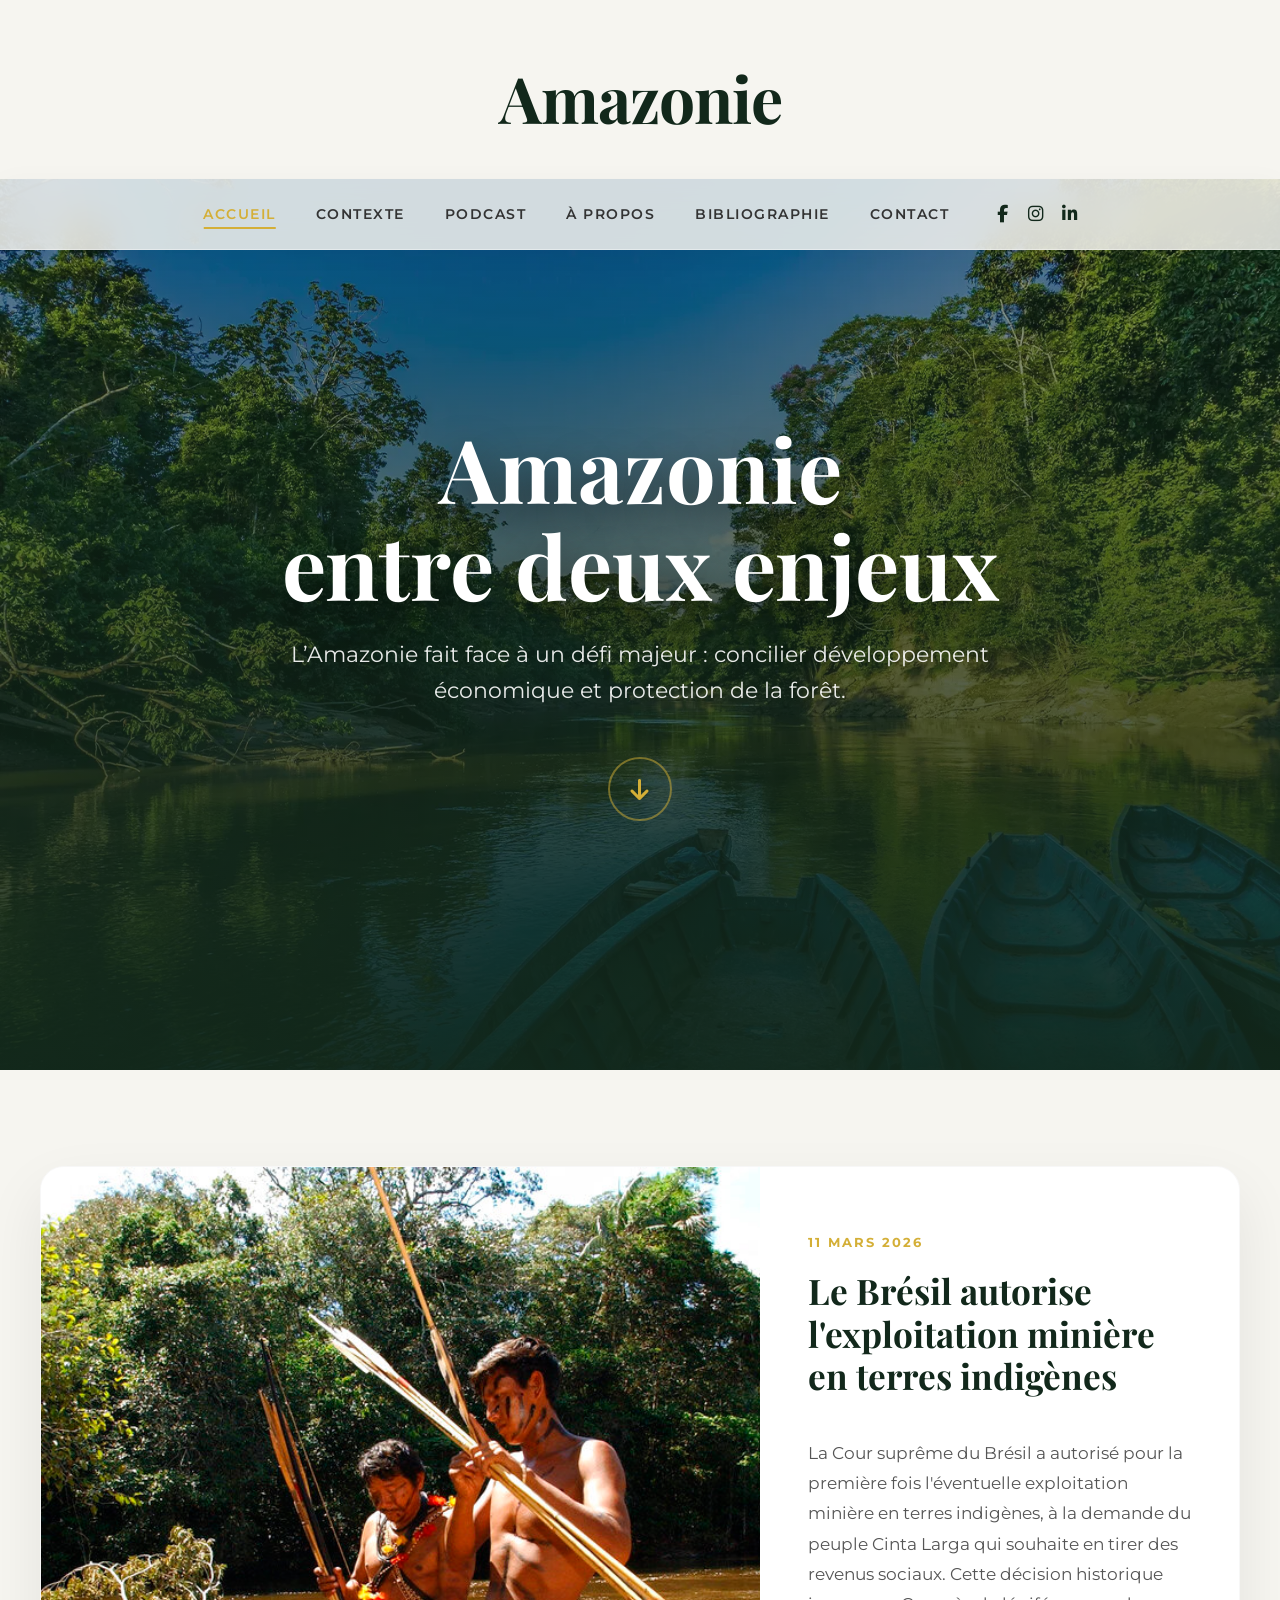
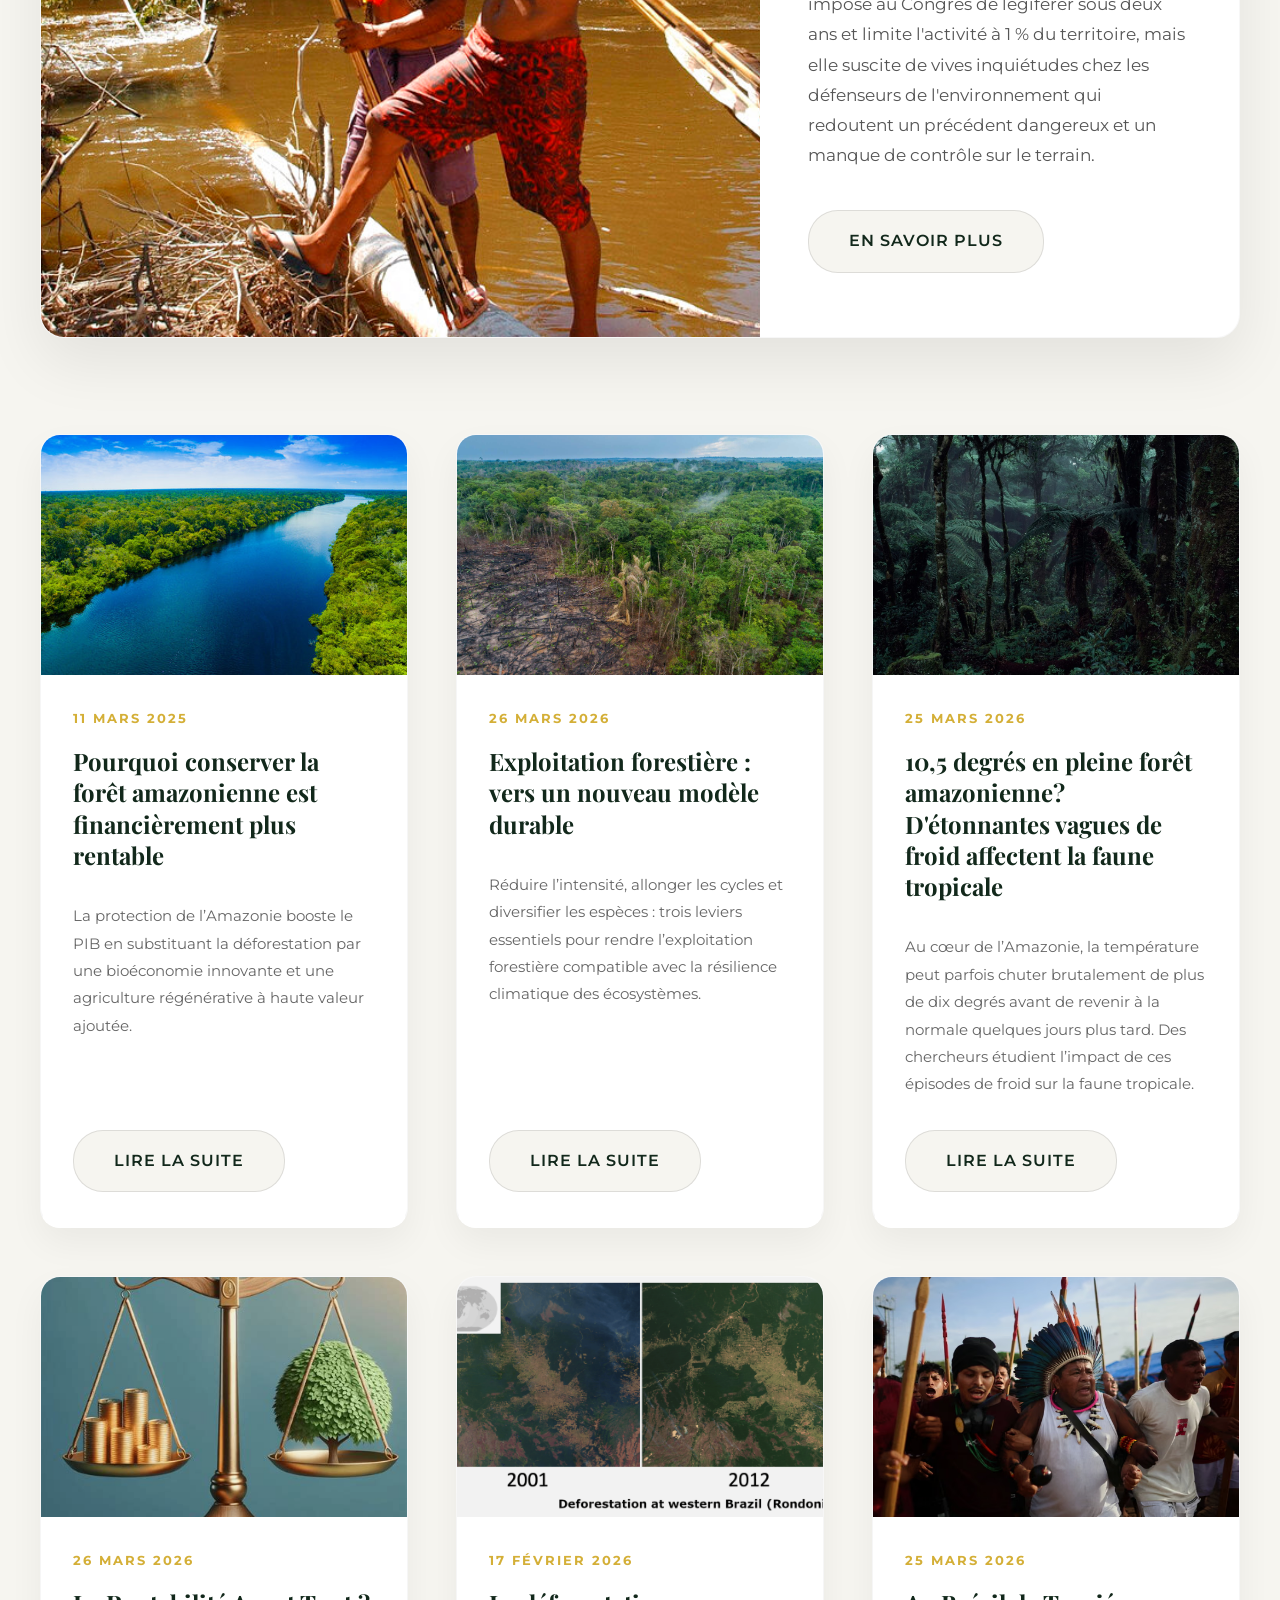
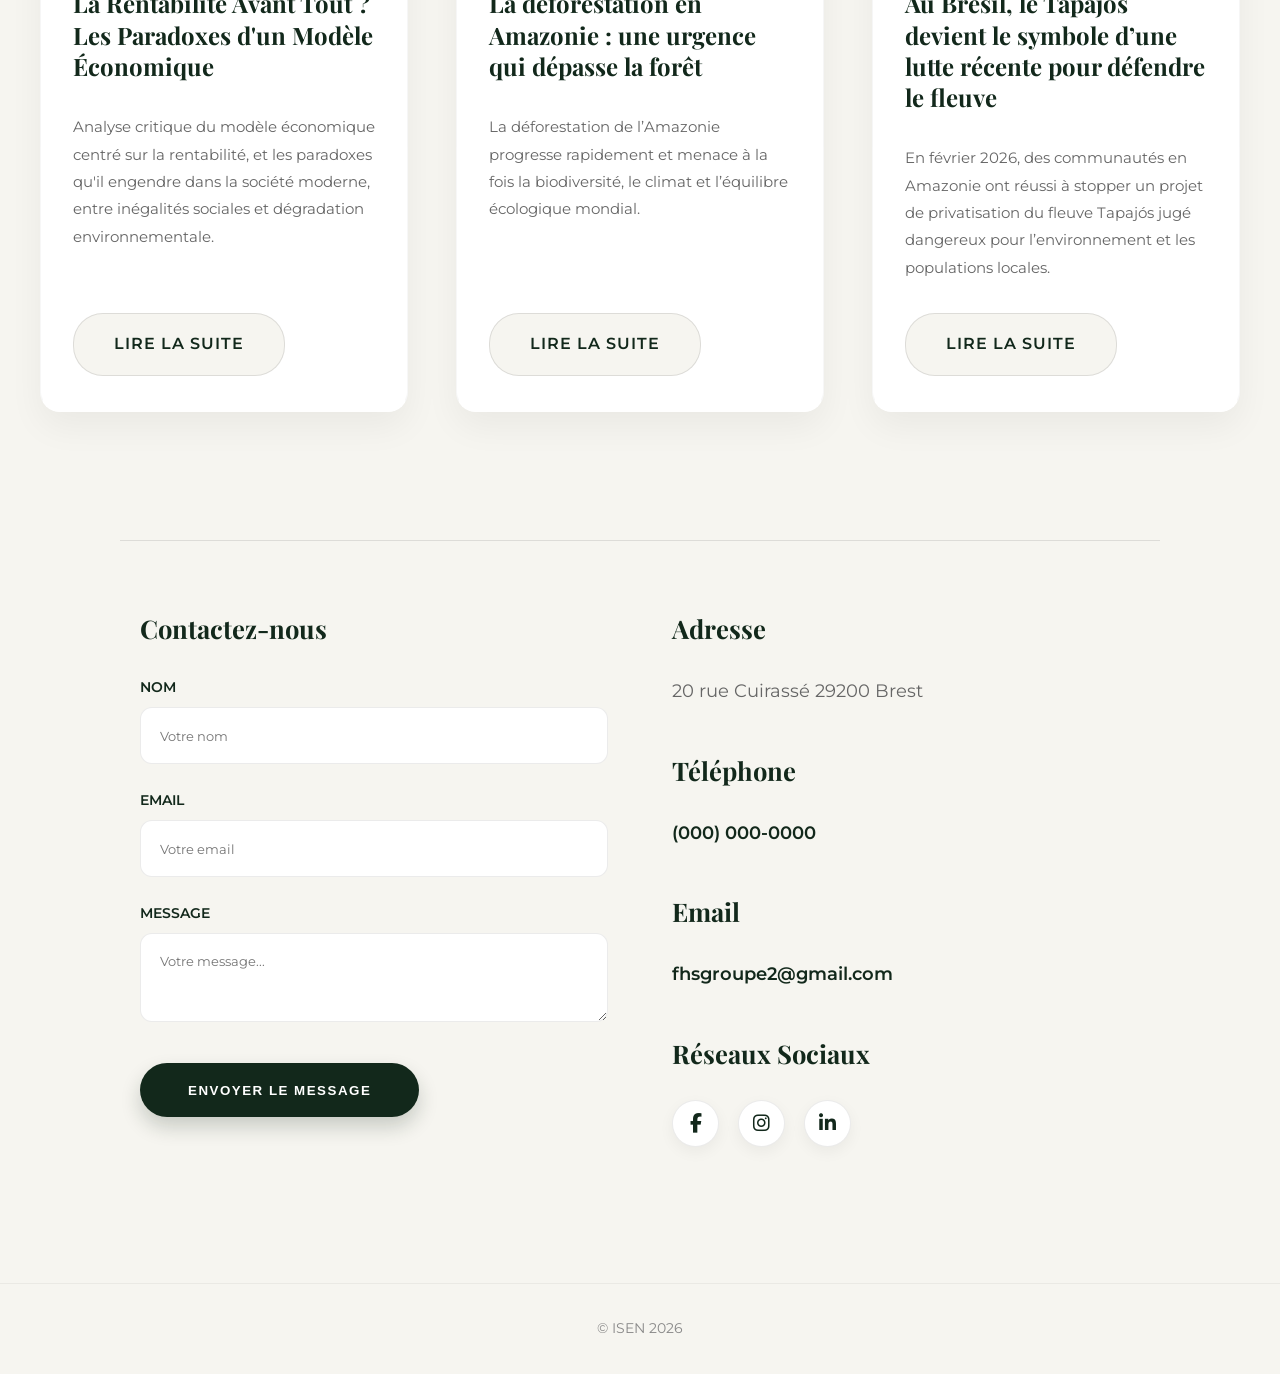
<file: index.html>
<!DOCTYPE HTML>
<html lang="fr" style="scroll-behavior: smooth;">

<head>
	<title>Amazonie entre deux enjeux</title>
	<meta charset="utf-8" />
	<meta name="viewport" content="width=device-width, initial-scale=1, user-scalable=no" />

	<link rel="preconnect" href="https://fonts.googleapis.com">
	<link rel="preconnect" href="https://fonts.gstatic.com" crossorigin>
	<link
		href="https://fonts.googleapis.com/css2?family=Playfair+Display:wght@400;600;700;800&family=Montserrat:wght@400;500;600;700&display=swap"
		rel="stylesheet">

	<link rel="stylesheet" href="https://cdnjs.cloudflare.com/ajax/libs/font-awesome/6.4.0/css/all.min.css" />

	<style>
		/* ===== PALETTE DE COULEURS ET VARIABLES ===== */
		:root {
			--bg-beige: #f6f5f0;
			--green-dark: #12281b;
			--green-mid: #1d3f2a;
			--green-light: #e0e8e3;
			--gold: #d4af37;
			--gold-light: #f3e5ab;
			--text-dark: #333333;
			--font-serif: 'Playfair Display', serif;
			--font-sans: 'Montserrat', sans-serif;
		}

		/* ===== BASE ===== */
		body {
			background-color: var(--bg-beige);
			font-family: var(--font-sans);
			margin: 0;
			padding: 0;
			color: var(--text-dark);
			line-height: 1.8;
			overflow-x: hidden;
		}

		/* ===== EN-TÊTE ===== */
		#header {
			text-align: center;
			padding: 2.5rem 0 1.5rem 0;
			background: var(--bg-beige);
		}

		.logo {
			font-family: var(--font-serif);
			font-size: 4rem;
			color: var(--green-dark);
			text-decoration: none;
			font-weight: 700;
			letter-spacing: -1px;
		}

		/* Anti-lag Hardware Acceleration */
		.featured-post,
		.post-card {
			transform: translateZ(0);
			backface-visibility: hidden;
		}

		/* ===== ANIMATIONS GLOBALES ===== */
		@keyframes floatGentle {

			0%,
			100% {
				transform: translateY(0px);
			}

			50% {
				transform: translateY(-10px);
			}
		}

		@keyframes kenBurns {
			0% {
				transform: scale(1);
			}

			100% {
				transform: scale(1.15);
			}
		}

		@keyframes bounceDown {

			0%,
			20%,
			50%,
			80%,
			100% {
				transform: translateY(0);
			}

			40% {
				transform: translateY(-15px);
			}

			60% {
				transform: translateY(-7px);
			}
		}

		.reveal {
			opacity: 0;
			transform: translateY(40px);
			transition: opacity 0.8s cubic-bezier(0.25, 0.46, 0.45, 0.94), transform 0.8s cubic-bezier(0.25, 0.46, 0.45, 0.94);
		}

		.reveal.active {
			opacity: 1;
			transform: translateY(0);
		}

		/* ===== CORRECTIF BUGS HTML5 UP ===== */
		#navPanel,
		#titleBar,
		.navPanelToggle,
		a[href="#navPanel"],
		a[href="#menu"] {
			display: none !important;
			visibility: hidden !important;
		}

		/* ===== NAVIGATION (STICKY + GLASSMORPHISM) ===== */
		#nav {
			position: sticky;
			top: 0;
			z-index: 1000;
			display: flex;
			justify-content: center;
			align-items: center;
			padding: 1.2rem 2rem;
			background: rgba(246, 245, 240, 0.85);
			backdrop-filter: blur(16px);
			-webkit-backdrop-filter: blur(16px);
			box-shadow: 0 4px 30px rgba(0, 0, 0, 0.03);
			border-bottom: 1px solid rgba(255, 255, 255, 0.4);
			flex-wrap: wrap;
			transition: all 0.4s ease;
		}

		#nav .links {
			list-style: none;
			display: flex;
			gap: 2.5rem;
			margin: 0;
			padding: 0;
		}

		#nav .links li {
			position: relative;
		}

		#nav .links a {
			text-decoration: none;
			color: var(--text-dark);
			font-size: 0.85rem;
			font-weight: 600;
			text-transform: uppercase;
			letter-spacing: 1.5px;
			padding: 0.5rem 0;
			transition: color 0.3s;
		}

		#nav .links a::after {
			content: '';
			position: absolute;
			width: 0;
			height: 2px;
			bottom: 0;
			left: 50%;
			background-color: var(--gold);
			transition: all 0.3s ease;
			transform: translateX(-50%);
		}

		#nav .active a {
			color: var(--gold);
		}

		#nav .active a::after,
		#nav .links a:hover::after {
			width: 100%;
		}

		#nav .links a:hover {
			color: var(--gold);
		}

		#nav .icons {
			list-style: none;
			display: flex;
			gap: 1.2rem;
			margin: 0 0 0 3rem;
			padding: 0;
		}

		#nav .icons a {
			color: var(--green-dark);
			font-size: 1.1rem;
			transition: color 0.3s, transform 0.3s;
			display: inline-block;
		}

		#nav .icons a:hover {
			color: var(--gold);
			transform: translateY(-2px);
		}

		.mobile-toggle {
			display: none;
			background: none;
			border: none;
			color: var(--green-dark);
			font-size: 1.8rem;
			cursor: pointer;
			transition: color 0.3s;
		}

		.mobile-toggle:hover {
			color: var(--gold);
		}

		/* ===== INTRO HERO (PLEIN ÉCRAN) ===== */
		#intro {
			position: relative;
			height: 100vh;
			min-height: 600px;
			display: flex;
			flex-direction: column;
			justify-content: center;
			align-items: center;
			text-align: center;
			color: white;
			overflow: hidden;
			margin-top: -80px;
			/* Compense la nav sticky si on veut être vraiment plein écran */
		}

		#intro::before {
			content: '';
			position: absolute;
			top: 0;
			left: 0;
			right: 0;
			bottom: 0;
			background: url('images/overlay_amazon.png') center/cover no-repeat;
			animation: kenBurns 25s ease-out infinite alternate;
			z-index: -2;
		}

		#intro::after {
			content: '';
			position: absolute;
			top: 0;
			left: 0;
			right: 0;
			bottom: 0;
			background: linear-gradient(to bottom, rgba(18, 40, 27, 0.4), rgba(18, 40, 27, 0.95));
			z-index: -1;
		}

		.intro-content {
			position: relative;
			z-index: 1;
			padding: 0 20px;
			max-width: 900px;
		}

		.intro-content h1 {
			font-family: var(--font-serif);
			font-size: 5.5rem;
			line-height: 1.1;
			margin: 0 0 1.5rem 0;
			color: white;
			text-shadow: 0 15px 40px rgba(0, 0, 0, 0.6);
		}

		.intro-content p {
			font-size: 1.4rem;
			color: rgba(255, 255, 255, 0.9);
			margin: 0 auto 3rem auto;
			max-width: 700px;
			line-height: 1.6;
		}

		.scroll-down-btn {
			display: inline-flex;
			justify-content: center;
			align-items: center;
			width: 60px;
			height: 60px;
			border-radius: 50%;
			border: 2px solid rgba(212, 175, 55, 0.5);
			color: var(--gold);
			font-size: 1.5rem;
			text-decoration: none;
			transition: all 0.3s;
			animation: bounceDown 2.5s infinite;
		}

		.scroll-down-btn:hover {
			background: var(--gold);
			color: var(--green-dark);
			border-color: var(--gold);
			box-shadow: 0 0 20px rgba(212, 175, 55, 0.4);
		}

		/* ===== MAIN CONTAINER ===== */
		#main {
			max-width: 1200px;
			margin: 0 auto;
			padding: 6rem 20px;
			position: relative;
			z-index: 10;
		}

		/* ===== FEATURED POST (À LA UNE) ===== */
		.featured-post {
			display: grid;
			grid-template-columns: 1.2fr 0.8fr;
			background: white;
			border-radius: 24px;
			overflow: hidden;
			box-shadow: 0 25px 60px rgba(0, 0, 0, 0.08);
			border: 1px solid rgba(0, 0, 0, 0.03);
			margin-bottom: 6rem;
			transition: transform 0.4s ease, box-shadow 0.4s ease;
		}

		.featured-post:hover {
			transform: translateY(-10px);
			box-shadow: 0 35px 70px rgba(18, 40, 27, 0.15);
		}

		.featured-image {
			height: 100%;
			min-height: 400px;
			overflow: hidden;
			position: relative;
		}

		.featured-image img {
			width: 100%;
			height: 100%;
			object-fit: cover;
			transition: transform 0.8s ease;
		}

		.featured-post:hover .featured-image img {
			transform: scale(1.05);
		}

		.featured-content {
			padding: 4rem 3rem;
			display: flex;
			flex-direction: column;
			justify-content: center;
		}

		.post-date {
			display: inline-block;
			font-size: 0.8rem;
			font-weight: 700;
			text-transform: uppercase;
			letter-spacing: 2px;
			color: var(--gold);
			margin-bottom: 1rem;
		}

		.featured-content h2 {
			font-family: var(--font-serif);
			font-size: 2.2rem;
			color: var(--green-dark);
			margin: 0 0 1.5rem 0;
			line-height: 1.2;
		}

		.featured-content h2 a {
			color: inherit;
			text-decoration: none;
			transition: color 0.3s;
		}

		.featured-content h2 a:hover {
			color: var(--gold);
		}

		.featured-content p {
			color: #555;
			margin-bottom: 2.5rem;
			font-size: 1.05rem;
		}

		/* ===== BOUTONS PREMIUM ===== */
		.btn-read {
			display: inline-block;
			align-self: flex-start;
			padding: 1rem 2.5rem;
			background: var(--bg-beige);
			color: var(--green-dark);
			font-weight: 600;
			text-transform: uppercase;
			letter-spacing: 1px;
			text-decoration: none;
			border-radius: 30px;
			border: 1px solid rgba(0, 0, 0, 0.1);
			transition: all 0.3s ease;
		}

		.btn-read:hover {
			background: var(--gold);
			color: white;
			border-color: var(--gold);
			transform: translateY(-3px);
			box-shadow: 0 10px 20px rgba(212, 175, 55, 0.3);
		}

		/* ===== GRILLE DES ARTICLES ===== */
		.posts-grid {
			display: grid;
			grid-template-columns: repeat(auto-fill, minmax(340px, 1fr));
			gap: 3rem;
		}

		.post-card {
			background: white;
			border-radius: 20px;
			overflow: hidden;
			box-shadow: 0 15px 35px rgba(0, 0, 0, 0.05);
			border: 1px solid rgba(0, 0, 0, 0.03);
			border-bottom: 4px solid transparent;
			transition: all 0.4s cubic-bezier(0.16, 1, 0.3, 1);
			display: flex;
			flex-direction: column;
		}

		.post-card:hover {
			transform: translateY(-12px);
			box-shadow: 0 25px 50px rgba(18, 40, 27, 0.1);
			border-bottom-color: var(--gold);
		}

		.post-card-image {
			height: 240px;
			overflow: hidden;
			display: block;
		}

		.post-card-image img {
			width: 100%;
			height: 100%;
			object-fit: cover;
			transition: transform 0.6s ease;
			filter: brightness(0.95);
		}

		.post-card:hover .post-card-image img {
			transform: scale(1.1);
			filter: brightness(1);
		}

		.post-card-content {
			padding: 2rem;
			display: flex;
			flex-direction: column;
			flex-grow: 1;
		}

		.post-card-content h3 {
			font-family: var(--font-serif);
			font-size: 1.5rem;
			color: var(--green-dark);
			margin: 0 0 1rem 0;
			line-height: 1.3;
		}

		.post-card-content h3 a {
			color: inherit;
			text-decoration: none;
			transition: color 0.3s;
		}

		.post-card-content h3 a:hover {
			color: var(--gold);
		}

		.post-card-content p {
			color: #666;
			font-size: 0.95rem;
			margin-bottom: 2rem;
			flex-grow: 1;
		}

		/* ===== FOOTER FORM & CONTACT ===== */
		#footer {
			max-width: 1000px;
			margin: 2rem auto 0 auto;
			padding: 4rem 20px;
			display: flex;
			flex-wrap: wrap;
			gap: 4rem;
			border-top: 1px solid rgba(0, 0, 0, 0.1);
		}

		#footer>section {
			flex: 1;
			min-width: 300px;
		}

		#footer h3 {
			font-family: var(--font-serif);
			color: var(--green-dark);
			font-size: 1.6rem;
			margin-top: 0;
			margin-bottom: 1.5rem;
		}

		.fields {
			display: flex;
			flex-wrap: wrap;
			gap: 1.5rem;
			margin-bottom: 2rem;
		}

		.field {
			flex: 1;
			min-width: 100%;
		}

		#footer label {
			display: block;
			font-size: 0.85rem;
			font-weight: 600;
			text-transform: uppercase;
			color: var(--green-dark);
			margin-bottom: 0.5rem;
		}

		#footer input[type="text"],
		#footer textarea {
			width: 100%;
			padding: 1.2rem;
			border-radius: 12px;
			border: 1px solid rgba(0, 0, 0, 0.08);
			background: white;
			font-family: var(--font-sans);
			color: var(--text-dark);
			outline: none;
			transition: all 0.3s;
			box-sizing: border-box;
		}

		#footer input[type="text"]:focus,
		#footer textarea:focus {
			border-color: var(--gold);
			box-shadow: inset 0 2px 5px rgba(0, 0, 0, 0.02), 0 0 10px rgba(212, 175, 55, 0.2);
		}

		.actions {
			list-style: none;
			padding: 0;
			margin: 0;
		}

		.actions input[type="submit"] {
			background: var(--green-dark);
			color: white;
			border: none;
			padding: 1.2rem 3rem;
			border-radius: 30px;
			font-weight: 600;
			text-transform: uppercase;
			letter-spacing: 1.5px;
			cursor: pointer;
			transition: all 0.3s;
			box-shadow: 0 10px 20px rgba(18, 40, 27, 0.2);
		}

		.actions input[type="submit"]:hover {
			background: var(--gold);
			color: var(--green-dark);
			transform: translateY(-3px);
			box-shadow: 0 15px 25px rgba(212, 175, 55, 0.3);
		}

		.split.contact section {
			margin-bottom: 2.5rem;
		}

		.split.contact p {
			margin: 0;
			color: #666;
			font-size: 1.1rem;
		}

		.split.contact a {
			color: var(--green-dark);
			text-decoration: none;
			font-weight: 600;
			transition: color 0.3s;
		}

		.split.contact a:hover {
			color: var(--gold);
		}

		.split.contact .icons {
			list-style: none;
			padding: 0;
			margin: 0;
			display: flex;
			gap: 1.2rem;
		}

		.split.contact .icons a {
			display: flex;
			justify-content: center;
			align-items: center;
			width: 45px;
			height: 45px;
			border-radius: 50%;
			background: white;
			border: 1px solid rgba(0, 0, 0, 0.08);
			color: var(--green-dark);
			transition: all 0.3s;
			font-size: 1.2rem;
			box-shadow: 0 5px 15px rgba(0, 0, 0, 0.05);
		}

		.split.contact .icons a:hover {
			background: var(--gold);
			color: white;
			border-color: var(--gold);
			transform: translateY(-5px);
			box-shadow: 0 10px 20px rgba(212, 175, 55, 0.3);
		}

		#copyright {
			text-align: center;
			padding: 2rem 20px;
			color: #888;
			font-size: 0.9rem;
			border-top: 1px solid rgba(0, 0, 0, 0.05);
			margin-top: 2rem;
		}

		#copyright ul {
			list-style: none;
			padding: 0;
			margin: 0;
			display: flex;
			justify-content: center;
			gap: 1rem;
		}

		/* ===== RESPONSIVE ===== */
		@media screen and (max-width: 980px) {
			.featured-post {
				grid-template-columns: 1fr;
			}

			.featured-image {
				min-height: 300px;
			}

			.intro-content h1 {
				font-size: 4rem;
			}
		}

		/* On passe à 900px pour couvrir tous les téléphones modernes */
		@media screen and (max-width: 900px) {
			#nav {
				justify-content: space-between;
			}

			.mobile-toggle {
				display: block;
			}

			#nav .links {
				/* Le !important bloque le vieux script main.js */
				display: none !important;
				flex-direction: column;
				width: 100%;
				text-align: center;
				padding: 1.5rem 0 1rem 0;
				gap: 1.5rem;
			}

			#nav .links.active {
				/* Le !important force l'affichage quand on clique */
				display: flex !important;
			}

			#nav .icons {
				display: none !important;
			}

			.intro-content h1 {
				font-size: 3.2rem;
			}

			.intro-content p {
				font-size: 1.1rem;
			}

			.featured-content {
				padding: 2.5rem 1.5rem;
			}

			.featured-content h2 {
				font-size: 1.8rem;
			}

			.posts-grid {
				grid-template-columns: 1fr;
				gap: 2rem;
			}

			#footer {
				flex-direction: column;
				gap: 3rem;
			}
		}
	</style>
</head>

<body>

	<div id="wrapper">
		<header id="header">
			<a href="index.html" class="logo">Amazonie</a>
		</header>

		<nav id="nav">
			<button class="mobile-toggle" id="mobile-toggle-btn">
				<i class="fas fa-bars"></i>
			</button>
			<a href="index.html" class="logo" style="display:none;">Amazonie</a>
			<ul class="links" id="nav-links">
				<li class="active"><a href="index.html">ACCUEIL</a></li>
				<li><a href="generic.html">Contexte</a></li>
				<li><a href="elements.html">Podcast</a></li>
				<li><a href="apropos.html">À propos</a></li>
				<li><a href="bibliographie.html">Bibliographie</a></li>
				<li><a href="contacter.html">Contact</a></li>
			</ul>
			<ul class="icons">
				<li><a href="https://www.facebook.com/ISEN.Ouest/" target="_blank" rel="noopener noreferrer"><i
							class="fab fa-facebook-f"></i></a></li>
				<li><a href="https://www.instagram.com/isenbrest/" target="_blank" rel="noopener noreferrer"><i
							class="fab fa-instagram"></i></a></li>
				<li><a href="https://www.linkedin.com/company/isen-yncrea-ouest/" target="_blank"
						rel="noopener noreferrer"><i class="fab fa-linkedin-in"></i></a></li>
			</ul>
		</nav>

		<div id="intro">
			<div class="intro-content reveal active">
				<h1>Amazonie<br>entre deux enjeux</h1>
				<p>L’Amazonie fait face à un défi majeur : concilier développement économique et protection de la forêt.
				</p>
				<a href="#main" class="scroll-down-btn"><i class="fas fa-arrow-down"></i></a>
			</div>
		</div>

		<div id="main">

			<article class="featured-post reveal">
				<div class="featured-image">
					<img src="images/pic01.jpg" alt="Exploitation minière en Amazonie" />
				</div>
				<div class="featured-content">
					<span class="post-date">11 Mars 2026</span>
					<h2><a href="article/bignew.html">Le Brésil autorise l'exploitation minière en terres indigènes</a>
					</h2>
					<p>La Cour suprême du Brésil a autorisé pour la première fois l'éventuelle exploitation minière en
						terres indigènes, à la demande du peuple Cinta Larga qui souhaite en tirer des revenus sociaux.
						Cette décision historique impose au Congrès de légiférer sous deux ans et limite l'activité à 1
						% du territoire, mais elle suscite de vives inquiétudes chez les défenseurs de l'environnement
						qui redoutent un précédent dangereux et un manque de contrôle sur le terrain.</p>
					<a href="article/bignew.html" class="btn-read">En Savoir Plus</a>
				</div>
			</article>

			<section class="posts-grid">

				<article class="post-card reveal">
					<a href="article/2emearticle.html" class="post-card-image">
						<img src="images/pic02.jpg" alt="L'Amazonie : Un Atout Macroéconomique" />
					</a>
					<div class="post-card-content">
						<span class="post-date">11 Mars 2025</span>
						<h3><a href="article/2emearticle.html">Pourquoi conserver la forêt amazonienne est
								financièrement plus rentable</a></h3>
						<p>La protection de l’Amazonie booste le PIB en substituant la déforestation par une bioéconomie
							innovante et une agriculture régénérative à haute valeur ajoutée.</p>
						<a href="article/2emearticle.html" class="btn-read">Lire la suite</a>
					</div>
				</article>

				<article class="post-card reveal" style="transition-delay: 0.1s;">
					<a href="article/article3.html" class="post-card-image">
						<img src="images/amazonie5.jpg" alt="Exploitation forestière durable" />
					</a>
					<div class="post-card-content">
						<span class="post-date">26 Mars 2026</span>
						<h3>
							<a href="article/article3.html">
								Exploitation forestière : vers un nouveau modèle durable
							</a>
						</h3>
						<p>
							Réduire l’intensité, allonger les cycles et diversifier les espèces :
							trois leviers essentiels pour rendre l’exploitation forestière compatible
							avec la résilience climatique des écosystèmes.
						</p>
						<a href="article/article3.html" class="btn-read">Lire la suite</a>
					</div>
				</article>

				<article class="post-card reveal" style="transition-delay: 0.2s;">
					<a href="article/article4.html" class="post-card-image">
						<img src="images/4eme/Amazon-rainforest.jpeg" alt="Ante mattis" />
					</a>
					<div class="post-card-content">
						<span class="post-date">25 Mars 2026</span>
						<h3><a href="article/article4.html">10,5 degrés en pleine forêt amazonienne? D'étonnantes vagues
								de froid affectent la faune tropicale</a></h3>
						<p>Au cœur de l’Amazonie, la température peut parfois chuter brutalement de plus de dix degrés
							avant de revenir à la normale quelques jours plus tard. Des chercheurs étudient l’impact de
							ces épisodes de froid sur la faune tropicale.</p>
						<a href="article/article4.html" class="btn-read">Lire la suite</a>
					</div>
				</article>

				<article class="post-card reveal" style="transition-delay: 0.1s;">
					<a href="article/article5.html" class="post-card-image">
						<img src="images/amazonie6.jpg" alt="Analyse économique et environnementale" />
					</a>
					<div class="post-card-content">
						<span class="post-date">26 Mars 2026</span>
						<h3>
							<a href="article/article5.html">
								La Rentabilité Avant Tout ? Les Paradoxes d'un Modèle Économique
							</a>
						</h3>
						<p>
							Analyse critique du modèle économique centré sur la rentabilité, et les paradoxes qu'il
							engendre dans la société moderne, entre inégalités sociales et dégradation environnementale.
						</p>
						<a href="article/article5.html" class="btn-read">Lire la suite</a>
					</div>
				</article>
				<article class="post-card reveal" style="transition-delay: 0.1s;">
					<a href="article/7emearticle.html" class="post-card-image">
						<img src="images/pic07.jpg" alt="Recul historique" />
					</a>
					<div class="post-card-content">
						<span class="post-date">17 Février 2026</span>
						<h3><a href="article/7emearticle.html">La déforestation en Amazonie : une urgence qui dépasse la
								forêt</a></h3>
						<p>La déforestation de l’Amazonie progresse rapidement et menace à la fois la biodiversité, le
							climat et l’équilibre écologique mondial.
						</p>
						<a href="article/7emearticle.html" class="btn-read">Lire la suite</a>
					</div>
				</article>

				<article class="post-card reveal" style="transition-delay: 0.2s;">
					<a href="article/article8.html" class="post-card-image">
						<img src="images/8eme/4585.avif" alt="Déforestation urgente" />
					</a>
					<div class="post-card-content">
						<span class="post-date">25 Mars 2026</span>
						<h3><a href="article/article8.html">Au Brésil, le Tapajós devient le symbole d’une lutte récente
								pour défendre le fleuve</a></h3>
						<p>En février 2026, des communautés en Amazonie ont réussi à stopper un projet de privatisation
							du fleuve Tapajós jugé dangereux pour l’environnement et les populations locales.
						</p>
						<a href="article/article8.html" class="btn-read">Lire la suite</a>
					</div>
				</article>

			</section>
		</div>

		<footer id="footer">
			<section>
				<h3>Contactez-nous</h3>
				<form method="post" action="#">
					<div class="fields">
						<div class="field">
							<label for="name">Nom</label>
							<input type="text" name="name" id="name" placeholder="Votre nom" />
						</div>
						<div class="field">
							<label for="email">Email</label>
							<input type="text" name="email" id="email" placeholder="Votre email" />
						</div>
						<div class="field">
							<label for="message">Message</label>
							<textarea name="message" id="message" rows="3" placeholder="Votre message..."></textarea>
						</div>
					</div>
					<ul class="actions">
						<li><input type="submit" value="Envoyer le message" /></li>
					</ul>
				</form>
			</section>

			<section class="split contact">
				<section class="alt">
					<h3>Adresse</h3>
					<p>20 rue Cuirassé 29200 Brest</p>
				</section>
				<section>
					<h3>Téléphone</h3>
					<p><a href="#">(000) 000-0000</a></p>
				</section>
				<section>
					<h3>Email</h3>
					<p><a href="mailto:fhsgroupe2@gmail.com">fhsgroupe2@gmail.com</a></p>
				</section>
				<section>
					<h3>Réseaux Sociaux</h3>
					<ul class="icons">
						<li><a href="https://www.facebook.com/ISEN.Ouest/" target="_blank" rel="noopener noreferrer"><i
									class="fab fa-facebook-f"></i></a></li>
						<li><a href="https://www.instagram.com/isenbrest/" target="_blank" rel="noopener noreferrer"><i
									class="fab fa-instagram"></i></a></li>
						<li><a href="https://www.linkedin.com/company/isen-yncrea-ouest/" target="_blank"
								rel="noopener noreferrer"><i class="fab fa-linkedin-in"></i></a></li>
					</ul>
				</section>
			</section>
		</footer>

		<div id="copyright">
			<ul>
				<li>&copy; ISEN 2026</li>
			</ul>
		</div>

	</div>

	<script>
		document.addEventListener("DOMContentLoaded", function () {
			// --- Menu Mobile ---
			const mobileToggleBtn = document.getElementById("mobile-toggle-btn");
			const navLinks = document.getElementById("nav-links");

			if (mobileToggleBtn) {
				mobileToggleBtn.addEventListener("click", function () {
					navLinks.classList.toggle("active");
				});
			}

			// --- Smooth Scroll pour le bouton flèche ---
			const scrollBtn = document.querySelector('.scroll-down-btn');
			if (scrollBtn) {
				scrollBtn.addEventListener('click', function (e) {
					e.preventDefault();
					document.querySelector('#main').scrollIntoView({
						behavior: 'smooth'
					});
				});
			}

			// --- Animation au Défilement (Reveal on Scroll) ---
			const reveals = document.querySelectorAll('.reveal');
			const revealOptions = {
				threshold: 0.15,
				rootMargin: "0px 0px -50px 0px"
			};

			const revealOnScroll = new IntersectionObserver(function (entries, observer) {
				entries.forEach(entry => {
					if (entry.isIntersecting) {
						entry.target.classList.add('active');
						observer.unobserve(entry.target);
					}
				});
			}, revealOptions);

			reveals.forEach(reveal => {
				revealOnScroll.observe(reveal);
			});
		});
	</script>
</body>

</html>
</file>
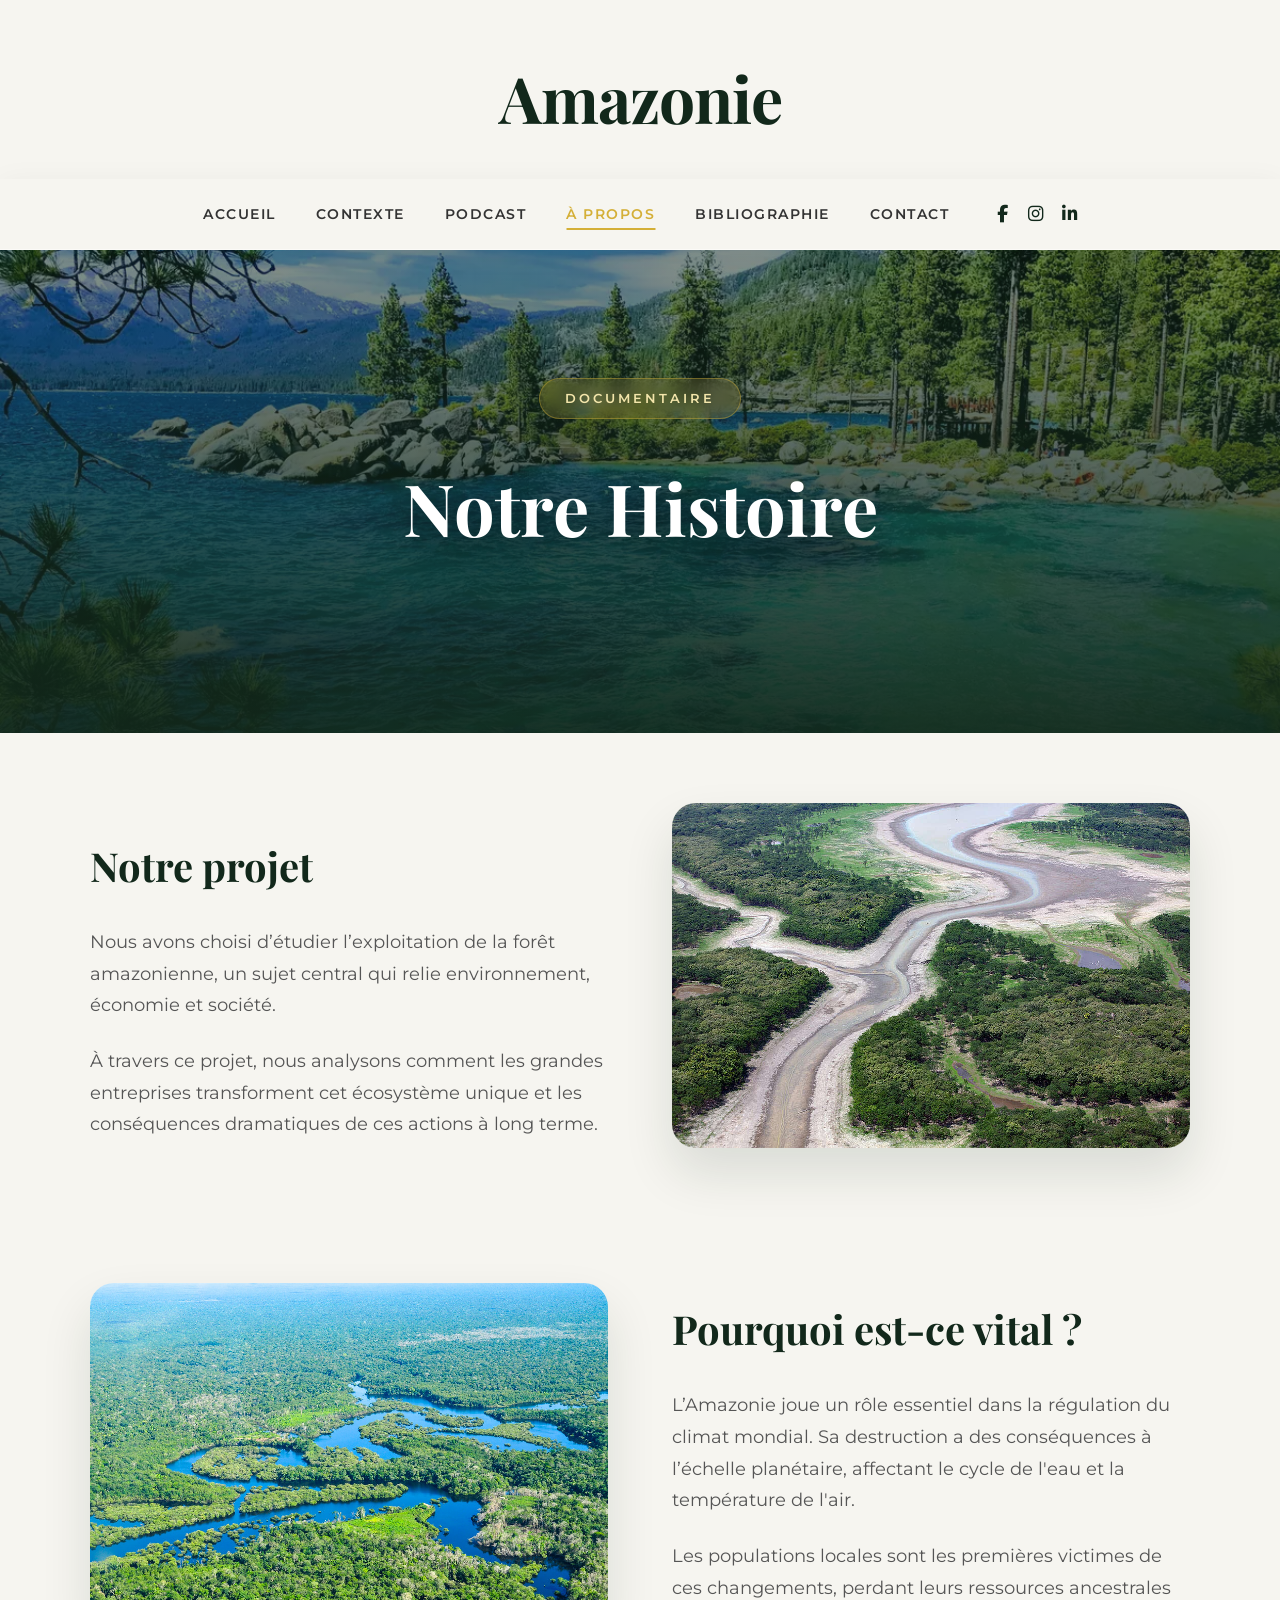
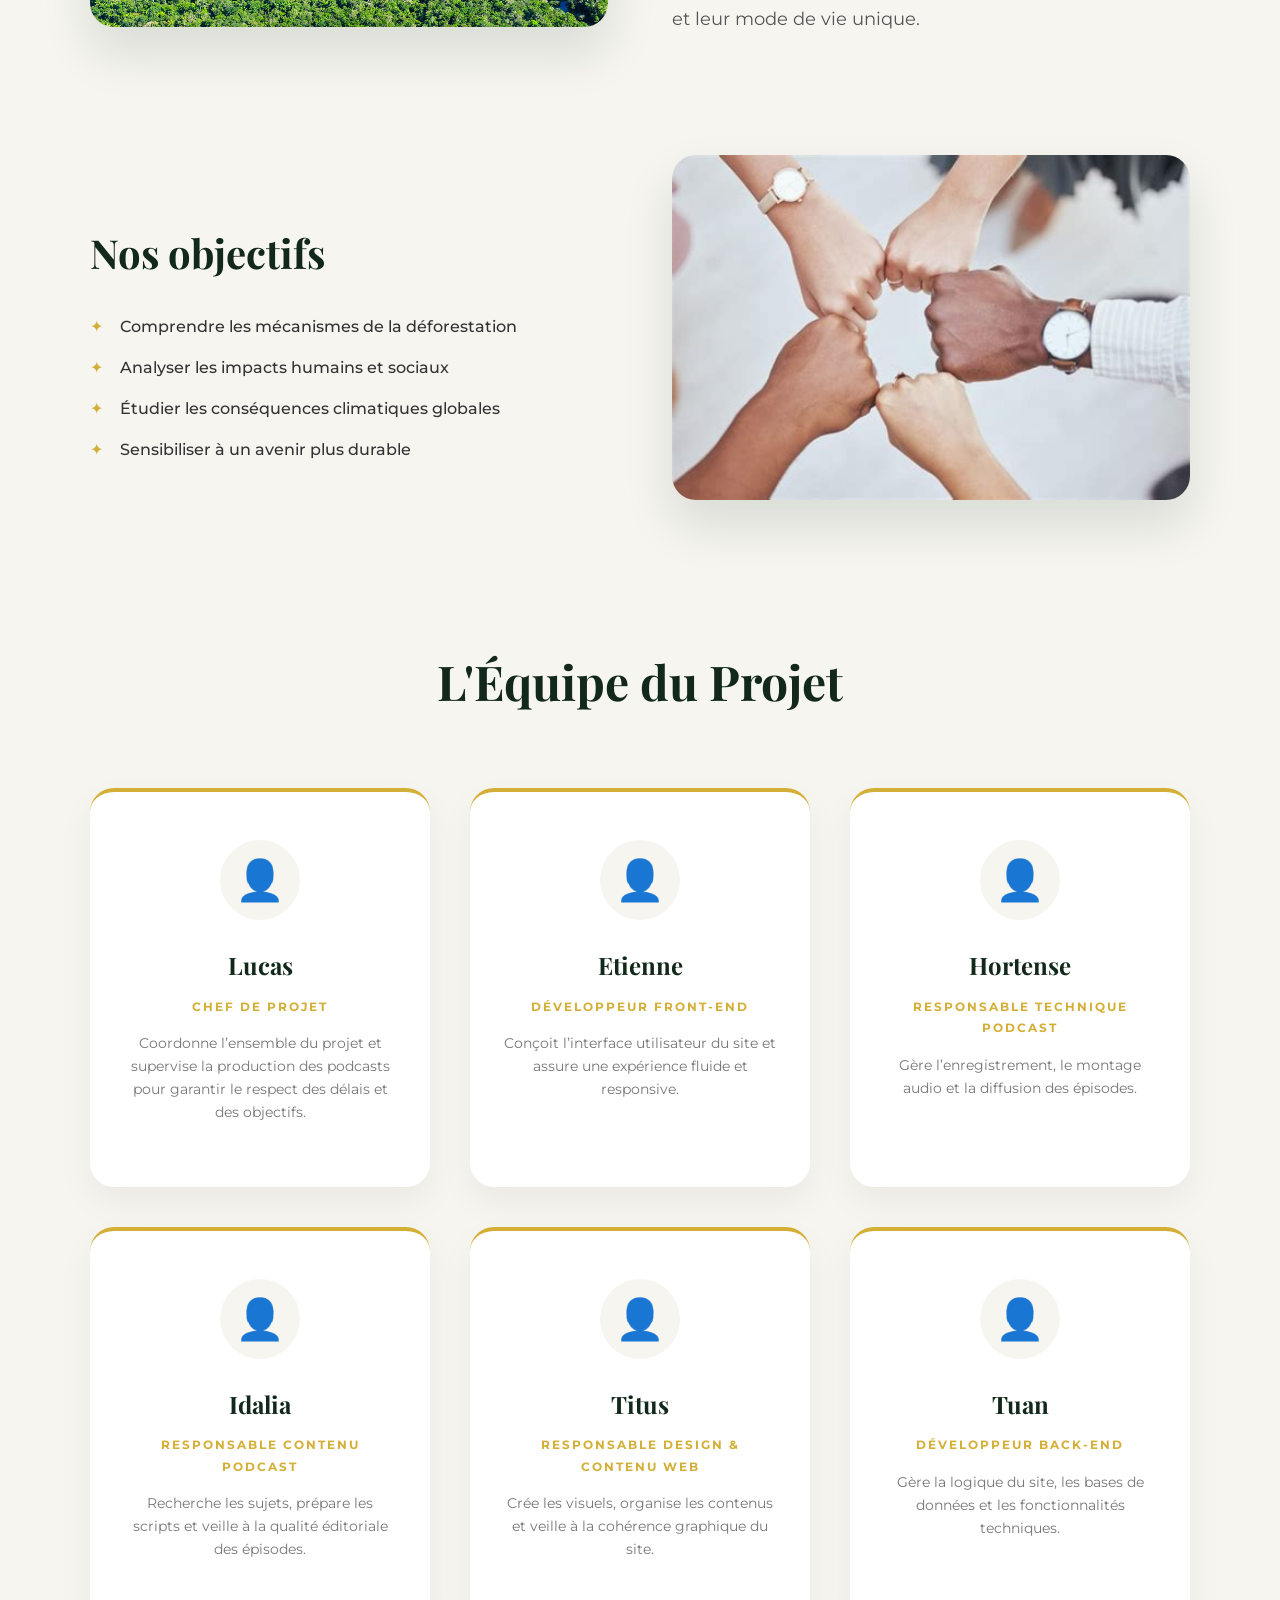
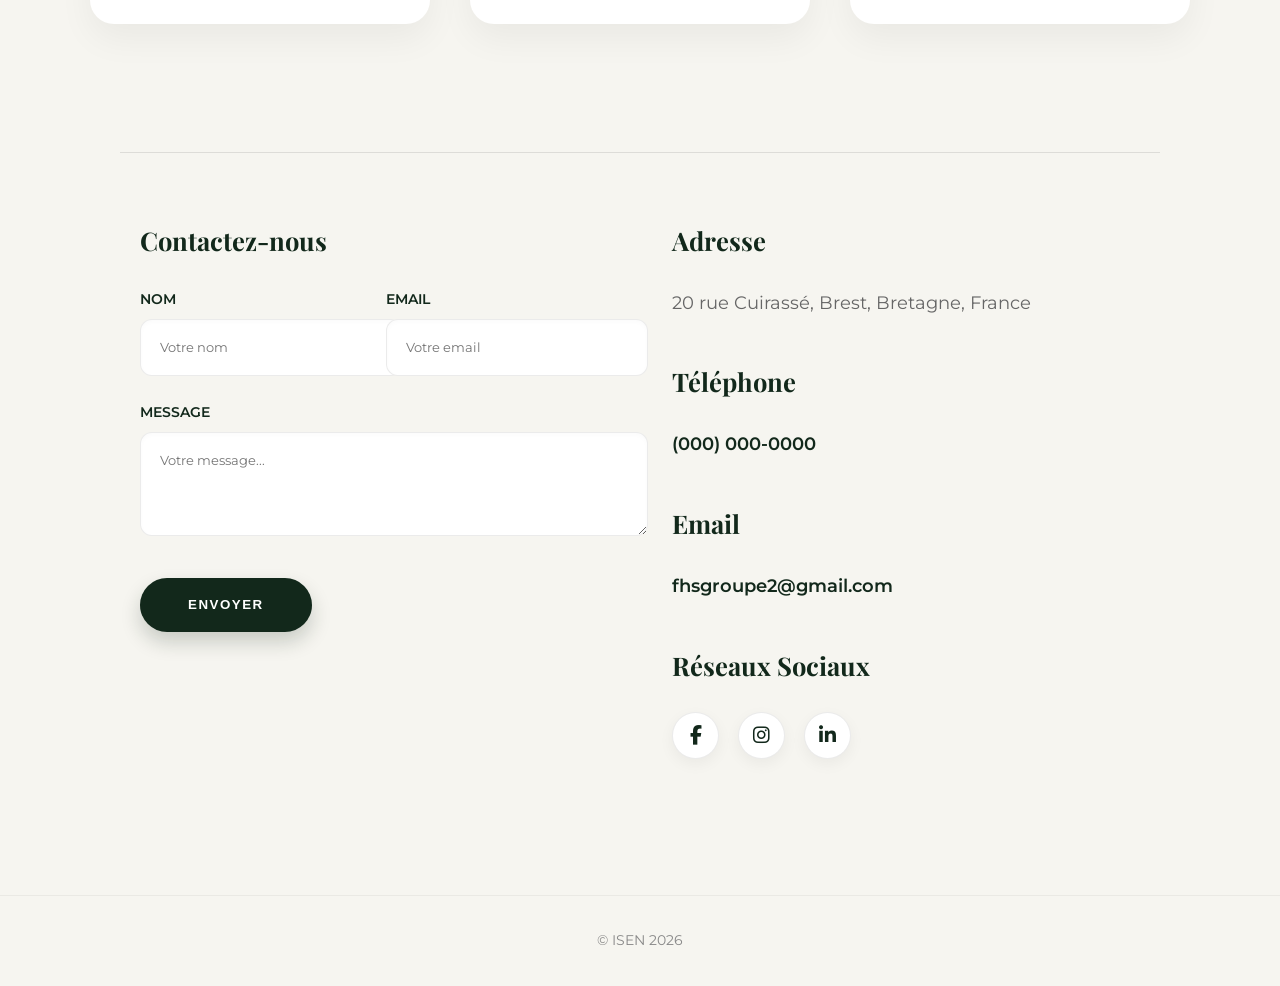
<file: apropos.html>
<!DOCTYPE HTML>
<html lang="fr" style="scroll-behavior: smooth;">

<head>
    <title>À propos - Amazonie</title>
    <meta charset="utf-8" />
    <meta name="viewport" content="width=device-width, initial-scale=1, user-scalable=no" />

    <link rel="preconnect" href="https://fonts.googleapis.com">
    <link rel="preconnect" href="https://fonts.gstatic.com" crossorigin>
    <link
        href="https://fonts.googleapis.com/css2?family=Playfair+Display:wght@400;600;700;800&family=Montserrat:wght@400;500;600;700&display=swap"
        rel="stylesheet">

    <link rel="stylesheet" href="https://cdnjs.cloudflare.com/ajax/libs/font-awesome/6.4.0/css/all.min.css" />

    <style>
        /* ===== PALETTE DE COULEURS ET VARIABLES ===== */
        :root {
            --bg-beige: #f6f5f0;
            --green-dark: #12281b;
            --green-mid: #1d3f2a;
            --green-light: #e0e8e3;
            --gold: #d4af37;
            --gold-light: #f3e5ab;
            --text-dark: #333333;
            --font-serif: 'Playfair Display', serif;
            --font-sans: 'Montserrat', sans-serif;
        }

        /* ===== BASE ===== */
        body {
            background-color: var(--bg-beige);
            font-family: var(--font-sans);
            margin: 0;
            padding: 0;
            color: var(--text-dark);
            line-height: 1.8;
            overflow-x: hidden;
        }

        .reveal {
            opacity: 0;
            transform: translateY(30px);
            transition: opacity 0.8s cubic-bezier(0.25, 0.46, 0.45, 0.94), transform 0.8s cubic-bezier(0.25, 0.46, 0.45, 0.94);
        }

        .reveal.active {
            opacity: 1;
            transform: translateY(0);
        }

        /* ===== CORRECTIF BUGS HTML5 UP ===== */
        #navPanel, #titleBar, .navPanelToggle, a[href="#navPanel"], a[href="#menu"] {
            display: none !important;
            visibility: hidden !important;
        }

        /* ===== EN-TÊTE ===== */
        #header {
            text-align: center;
            padding: 2.5rem 0 1.5rem 0;
            background: var(--bg-beige);
        }

        .logo {
            font-family: var(--font-serif);
            font-size: 4rem;
            color: var(--green-dark);
            text-decoration: none;
            font-weight: 700;
            letter-spacing: -1px;
        }

        /* ===== NAVIGATION (STICKY + VERRE DÉPOLI) ===== */
        #nav {
            position: sticky;
            top: 0;
            z-index: 1000;
            display: flex;
            justify-content: center;
            align-items: center;
            padding: 1.2rem 2rem;
            background: rgba(246, 245, 240, 0.85);
            backdrop-filter: blur(12px);
            -webkit-backdrop-filter: blur(12px);
            box-shadow: 0 4px 30px rgba(0, 0, 0, 0.05);
            border-bottom: 1px solid rgba(255, 255, 255, 0.5);
            flex-wrap: wrap;
            transition: all 0.3s ease;
        }

        #nav .links {
            list-style: none;
            display: flex;
            gap: 2.5rem;
            margin: 0;
            padding: 0;
        }

        #nav .links li { position: relative; }

        #nav .links a {
            text-decoration: none;
            color: var(--text-dark);
            font-size: 0.85rem;
            font-weight: 600;
            text-transform: uppercase;
            letter-spacing: 1.5px;
            padding: 0.5rem 0;
            transition: color 0.3s;
            position: relative;
        }

        #nav .links a::after {
            content: '';
            position: absolute;
            width: 0;
            height: 2px;
            bottom: 0;
            left: 50%;
            background-color: var(--gold);
            transition: all 0.3s ease;
            transform: translateX(-50%);
        }

        #nav .active a {
            color: var(--gold);
        }

        #nav .active a::after,
        #nav .links a:hover::after {
            width: 100%;
        }

        #nav .links a:hover {
            color: var(--gold);
        }

        #nav .icons {
            list-style: none;
            display: flex;
            gap: 1.2rem;
            margin: 0 0 0 3rem;
            padding: 0;
        }

        #nav .icons a {
            color: var(--green-dark);
            font-size: 1.1rem;
            transition: color 0.3s, transform 0.3s;
            display: inline-block;
        }

        #nav .icons a:hover {
            color: var(--gold);
            transform: translateY(-2px);
        }

        .mobile-toggle {
            display: none;
            background: none;
            border: none;
            color: var(--green-dark);
            font-size: 1.8rem;
            cursor: pointer;
            transition: color 0.3s;
        }

        .mobile-toggle:hover {
            color: var(--gold);
        }

        /* ===== HERO SECTION ===== */
        .hero-about {
            position: relative;
            text-align: center;
            padding: 8rem 2rem 10rem 2rem;
            margin-bottom: 4rem;
        }

        .hero-about::before {
            content: '';
            position: absolute;
            top: 0;
            left: 0;
            right: 0;
            bottom: 0;
            background: url('images/67c62408eedb52092a5884a4.webp') center/cover no-repeat;
            z-index: -2;
        }

        .hero-about::after {
            content: '';
            position: absolute;
            top: 0;
            left: 0;
            right: 0;
            bottom: 0;
            background: linear-gradient(to bottom, rgba(18, 40, 27, 0.5), rgba(18, 40, 27, 0.95));
            z-index: -1;
        }

        .hero-title {
            font-family: var(--font-serif);
            color: white;
            font-size: 4.5rem;
            margin: 0;
            text-shadow: 0 15px 40px rgba(0, 0, 0, 0.6);
        }

        /* ===== CONTENT SECTIONS (SPLIT) ===== */
        .main-container {
            max-width: 1100px;
            margin: 0 auto;
            padding: 0 20px;
        }

        .split-section {
            display: grid;
            grid-template-columns: 1fr 1fr;
            gap: 4rem;
            align-items: center;
            margin-bottom: 6rem;
        }

        .split-section.reverse {
            direction: rtl;
        }

        .split-section.reverse .text-content {
            direction: ltr;
        }

        .text-content h2 {
            font-family: var(--font-serif);
            color: var(--green-dark);
            font-size: 2.5rem;
            margin-bottom: 1.5rem;
        }

        .text-content p {
            font-size: 1.1rem;
            color: #555;
            margin-bottom: 1.5rem;
        }

        .text-content ul {
            list-style: none;
            padding: 0;
        }

        .text-content li {
            padding-left: 30px;
            position: relative;
            margin-bottom: 12px;
            font-weight: 500;
        }

        .text-content li::before {
            content: '✦';
            position: absolute;
            left: 0;
            color: var(--gold);
        }

        .image-content img {
            width: 100%;
            border-radius: 24px;
            box-shadow: 0 25px 50px rgba(18, 40, 27, 0.12);
            transition: transform 0.5s cubic-bezier(0.16, 1, 0.3, 1);
        }

        .image-content img:hover {
            transform: scale(1.03) rotate(1deg);
        }

        /* ===== TEAM GRID ===== */
        .team-section {
            text-align: center;
            margin: 8rem 0;
        }

        .team-section h2 {
            font-family: var(--font-serif);
            font-size: 3rem;
            color: var(--green-dark);
            margin-bottom: 4rem;
        }

        .team-grid {
            display: grid;
            grid-template-columns: repeat(auto-fit, minmax(280px, 1fr));
            gap: 2.5rem;
        }

        .team-card {
            background: white;
            padding: 3rem 2rem;
            border-radius: 24px;
            box-shadow: 0 15px 35px rgba(0, 0, 0, 0.05);
            border-top: 4px solid var(--gold);
            transition: all 0.4s ease;
        }

        .team-card:hover {
            transform: translateY(-15px);
            border-top-width: 8px;
            box-shadow: 0 25px 50px rgba(212, 175, 55, 0.15);
        }

        .avatar-box {
            width: 80px;
            height: 80px;
            background: var(--bg-beige);
            margin: 0 auto 1.5rem auto;
            border-radius: 50%;
            display: flex;
            justify-content: center;
            align-items: center;
            font-size: 2.5rem;
            color: var(--green-dark);
            transition: transform 0.3s;
        }

        .team-card:hover .avatar-box {
            transform: scale(1.1);
            color: var(--gold);
        }

        .team-card h3 {
            font-family: var(--font-serif);
            font-size: 1.5rem;
            margin: 0;
            color: var(--green-dark);
        }

        .role {
            color: var(--gold);
            font-weight: 700;
            text-transform: uppercase;
            font-size: 0.75rem;
            letter-spacing: 2px;
            margin: 8px 0 15px 0;
            display: block;
        }

        .team-card p {
            font-size: 0.9rem;
            color: #777;
            line-height: 1.6;
        }

        /* ===== FOOTER ET CONTACT ===== */
        #footer {
            max-width: 1000px;
            margin: 4rem auto 0 auto;
            padding: 4rem 20px;
            display: flex;
            flex-wrap: wrap;
            gap: 4rem;
            border-top: 1px solid rgba(0, 0, 0, 0.1);
        }

        #footer > section {
            flex: 1;
            min-width: 300px;
        }

        #footer h3 {
            font-family: var(--font-serif);
            color: var(--green-dark);
            font-size: 1.6rem;
            margin-top: 0;
            margin-bottom: 1.5rem;
        }

        .fields {
            display: flex;
            flex-wrap: wrap;
            gap: 1.5rem;
            margin-bottom: 2rem;
        }

        .field {
            flex: 1;
            min-width: 100%;
        }

        .field.half {
            min-width: calc(50% - 0.75rem);
        }

        #footer label {
            display: block;
            font-size: 0.85rem;
            font-weight: 600;
            text-transform: uppercase;
            color: var(--green-dark);
            margin-bottom: 0.5rem;
        }

        #footer input[type="text"],
        #footer textarea {
            width: 100%;
            padding: 1.2rem;
            border-radius: 12px;
            border: 1px solid rgba(0, 0, 0, 0.08);
            background: white;
            font-family: var(--font-sans);
            color: var(--text-dark);
            outline: none;
            transition: all 0.3s;
            box-shadow: inset 0 2px 5px rgba(0, 0, 0, 0.02);
        }

        #footer input[type="text"]:focus,
        #footer textarea:focus {
            border-color: var(--gold);
            box-shadow: inset 0 2px 5px rgba(0, 0, 0, 0.02), 0 0 10px rgba(212, 175, 55, 0.2);
        }

        .actions {
            list-style: none;
            padding: 0;
            margin: 0;
        }

        .actions input[type="submit"] {
            background: var(--green-dark);
            color: white;
            border: none;
            padding: 1.2rem 3rem;
            border-radius: 30px;
            font-weight: 600;
            text-transform: uppercase;
            letter-spacing: 1.5px;
            cursor: pointer;
            transition: all 0.3s;
            box-shadow: 0 10px 20px rgba(18, 40, 27, 0.2);
        }

        .actions input[type="submit"]:hover {
            background: var(--gold);
            color: var(--green-dark);
            transform: translateY(-3px);
            box-shadow: 0 15px 25px rgba(212, 175, 55, 0.3);
        }

        .split.contact section {
            margin-bottom: 2.5rem;
        }

        .split.contact p {
            margin: 0;
            color: #666;
            font-size: 1.1rem;
        }

        .split.contact a {
            color: var(--green-dark);
            text-decoration: none;
            font-weight: 600;
            transition: color 0.3s;
        }

        .split.contact a:hover {
            color: var(--gold);
        }

        .split.contact .icons {
            list-style: none;
            padding: 0;
            margin: 0;
            display: flex;
            gap: 1.2rem;
        }

        .split.contact .icons a {
            display: flex;
            justify-content: center;
            align-items: center;
            width: 45px;
            height: 45px;
            border-radius: 50%;
            background: white;
            border: 1px solid rgba(0, 0, 0, 0.08);
            color: var(--green-dark);
            transition: all 0.3s;
            font-size: 1.2rem;
            box-shadow: 0 5px 15px rgba(0, 0, 0, 0.05);
        }

        .split.contact .icons a:hover {
            background: var(--gold);
            color: white;
            border-color: var(--gold);
            transform: translateY(-5px);
            box-shadow: 0 10px 20px rgba(212, 175, 55, 0.3);
        }

        #copyright {
            text-align: center;
            padding: 2rem 20px;
            color: #888;
            font-size: 0.9rem;
            border-top: 1px solid rgba(0, 0, 0, 0.05);
            margin-top: 2rem;
        }

        #copyright ul {
            list-style: none;
            padding: 0;
            margin: 0;
            display: flex;
            justify-content: center;
            gap: 1rem;
        }

        /* ===== RESPONSIVE ===== */
        @media screen and (max-width: 900px) {
            #nav {
                justify-content: space-between;
            }
            .mobile-toggle {
                display: block;
            }
            #nav .links {
                display: none !important;
                flex-direction: column;
                width: 100%;
                text-align: center;
                padding: 1.5rem 0 1rem 0;
                gap: 1.5rem;
            }
            #nav .links.active {
                display: flex !important;
            }
            #nav .icons {
                display: none !important;
            }

            .split-section {
                grid-template-columns: 1fr;
                text-align: center;
                gap: 2.5rem;
            }

            .split-section.reverse {
                direction: ltr;
            }

            .hero-title {
                font-size: 3rem;
            }

            .main-container {
                padding: 0 30px;
            }

            #footer {
                flex-direction: column;
                gap: 3rem;
            }

            .field.half {
                min-width: 100%;
            }
        }
    </style>
</head>

<body>

<div id="wrapper">

    <header id="header">
        <a href="index.html" class="logo">Amazonie</a>
    </header>

    <nav id="nav">
        <button class="mobile-toggle" id="mobile-toggle-btn">
            <i class="fas fa-bars"></i>
        </button>
        
        <ul class="links" id="nav-links">
            <li><a href="index.html">ACCUEIL</a></li>
            <li><a href="generic.html">Contexte</a></li>
            <li><a href="elements.html">Podcast</a></li>
            <li class="active"><a href="apropos.html">À propos</a></li>
            <li><a href="bibliographie.html">Bibliographie</a></li>
            <li><a href="contacter.html">Contact</a></li> </ul>
        
        <ul class="icons">
            <li><a href="https://www.facebook.com/ISEN.Ouest/" target="_blank" rel="noopener noreferrer"><i
                        class="fab fa-facebook-f"></i></a></li>
            <li><a href="https://www.instagram.com/isenbrest/" target="_blank" rel="noopener noreferrer"><i
                        class="fab fa-instagram"></i></a></li>
            <li><a href="https://www.linkedin.com/company/isen-yncrea-ouest/" target="_blank"
                    rel="noopener noreferrer"><i class="fab fa-linkedin-in"></i></a></li>
        </ul>
    </nav>

    <div id="main">

        <section class="hero-about">
            <div class="reveal">
                <div
                    style="background: rgba(212, 175, 55, 0.15); border: 1px solid rgba(212, 175, 55, 0.4); backdrop-filter: blur(8px); color: var(--gold-light); border-radius: 30px; padding: 8px 25px; font-size: 0.8rem; text-transform: uppercase; letter-spacing: 3px; font-weight: 600; display: inline-block; margin-bottom: 1.5rem;">
                    Documentaire</div>
                <h1 class="hero-title">Notre Histoire</h1>
            </div>
        </section>

        <div class="main-container">

            <section class="split-section reveal">
                <div class="text-content">
                    <h2>Notre projet</h2>
                    <p>Nous avons choisi d’étudier l’exploitation de la forêt amazonienne, un sujet central qui relie
                        environnement, économie et société.</p>
                    <p>À travers ce projet, nous analysons comment les grandes entreprises transforment cet écosystème
                        unique et les conséquences dramatiques de ces actions à long terme.</p>
                </div>
                <div class="image-content">
                    <img src="images/amazonie7.jpg" alt="Forêt amazonienne">
                </div>
            </section>

            <section class="split-section reverse reveal">
                <div class="text-content">
                    <h2>Pourquoi est-ce vital ?</h2>
                    <p>L’Amazonie joue un rôle essentiel dans la régulation du climat mondial. Sa destruction a des
                        conséquences à l’échelle planétaire, affectant le cycle de l'eau et la température de l'air.</p>
                    <p>Les populations locales sont les premières victimes de ces changements, perdant leurs ressources
                        ancestrales et leur mode de vie unique.</p>
                </div>
                <div class="image-content">
                    <img src="images/amazonie2.jpg" alt="Déforestation">
                </div>
            </section>

            <section class="split-section reveal">
                <div class="text-content">
                    <h2>Nos objectifs</h2>
                    <ul>
                        <li>Comprendre les mécanismes de la déforestation</li>
                        <li>Analyser les impacts humains et sociaux</li>
                        <li>Étudier les conséquences climatiques globales</li>
                        <li>Sensibiliser à un avenir plus durable</li>
                    </ul>
                </div>
                <div class="image-content">
                    <img src="images/amazonie3.jpg" alt="Climat">
                </div>
            </section>

            <section class="team-section">
                <h2 class="reveal">L'Équipe du Projet</h2>
                <div class="team-grid">
                    <div class="team-card reveal" style="transition-delay: 0.2s;">
                        <div class="avatar-box">👤</div>
                        <h3>Lucas</h3>
                        <span class="role">Chef de projet</span>
                        <p>Coordonne l’ensemble du projet et supervise la production des podcasts pour garantir le respect des délais et des objectifs.</p>
                    </div>
                    <div class="team-card reveal" style="transition-delay: 0.2s;">
                        <div class="avatar-box">👤</div>
                        <h3>Etienne</h3>
                        <span class="role">Développeur front-end</span>
                        <p>Conçoit l’interface utilisateur du site et assure une expérience fluide et responsive.</p>
                    </div>
                    <div class="team-card reveal" style="transition-delay: 0.2s;">
                        <div class="avatar-box">👤</div>
                        <h3>Hortense</h3>
                        <span class="role">Responsable technique podcast</span>
                        <p>Gère l’enregistrement, le montage audio et la diffusion des épisodes.</p>
                    </div>
                    <div class="team-card reveal" style="transition-delay: 0.2s;">
                        <div class="avatar-box">👤</div>
                        <h3>Idalia</h3>
                        <span class="role">Responsable contenu podcast</span>
                        <p>Recherche les sujets, prépare les scripts et veille à la qualité éditoriale des épisodes.</p>
                    </div>
                    <div class="team-card reveal" style="transition-delay: 0.2s;">
                        <div class="avatar-box">👤</div>
                        <h3>Titus</h3>
                        <span class="role">Responsable design & contenu web</span>
                        <p>Crée les visuels, organise les contenus et veille à la cohérence graphique du site.</p>
                    </div>
                    <div class="team-card reveal" style="transition-delay: 0.2s;">
                        <div class="avatar-box">👤</div>
                        <h3>Tuan</h3>
                        <span class="role">Développeur back-end</span>
                        <p>Gère la logique du site, les bases de données et les fonctionnalités techniques.</p>
                    </div>
                </div>
            </section>

        </div>
    </div>

    <footer id="footer">
        <section>
            <h3>Contactez-nous</h3>
            <form method="post" action="#">
                <div class="fields">
                    <div class="field half">
                        <label for="name">Nom</label>
                        <input type="text" name="name" id="name" placeholder="Votre nom" />
                    </div>
                    <div class="field half">
                        <label for="email">Email</label>
                        <input type="text" name="email" id="email" placeholder="Votre email" />
                    </div>
                    <div class="field">
                        <label for="message">Message</label>
                        <textarea name="message" id="message" rows="4" placeholder="Votre message..."></textarea>
                    </div>
                </div>
                <ul class="actions">
                    <li><input type="submit" value="Envoyer" /></li>
                </ul>
            </form>
        </section>

        <section class="split contact">
            <section class="alt">
                <h3>Adresse</h3>
                <p>20 rue Cuirassé, Brest, Bretagne, France</p>
            </section>
            <section>
                <h3>Téléphone</h3>
                <p><a href="#">(000) 000-0000</a></p>
            </section>
            <section>
                <h3>Email</h3>
                <p><a href="mailto:fhsgroupe2@gmail.com">fhsgroupe2@gmail.com</a></p>
            </section>
            <section>
                <h3>Réseaux Sociaux</h3>
                <ul class="icons">
                    <li><a href="https://www.facebook.com/ISEN.Ouest/" target="_blank" rel="noopener noreferrer"><i
                                class="fab fa-facebook-f"></i></a></li>
                    <li><a href="https://www.instagram.com/isenbrest/" target="_blank" rel="noopener noreferrer"><i
                                class="fab fa-instagram"></i></a></li>
                    <li><a href="https://www.linkedin.com/company/isen-yncrea-ouest/" target="_blank"
                            rel="noopener noreferrer"><i class="fab fa-linkedin-in"></i></a></li>
                </ul>
            </section>
        </section>
    </footer>

    <div id="copyright">
        <ul>
            <li>&copy; ISEN 2026</li>
        </ul>
    </div>

</div>

    <script>
        document.addEventListener("DOMContentLoaded", function () {
            // --- NOUVEAU SCRIPT POUR LE MENU MOBILE ---
            const mobileToggleBtn = document.getElementById("mobile-toggle-btn");
            const navLinks = document.getElementById("nav-links");

            if (mobileToggleBtn) {
                mobileToggleBtn.addEventListener("click", function () {
                    navLinks.classList.toggle("active");
                });
            }

            // --- REVEAL ON SCROLL ---
            const reveals = document.querySelectorAll('.reveal');
            const revealOptions = { threshold: 0.15 };
            const revealOnScroll = new IntersectionObserver(function (entries, observer) {
                entries.forEach(entry => {
                    if (entry.isIntersecting) {
                        entry.target.classList.add('active');
                        observer.unobserve(entry.target);
                    }
                });
            }, revealOptions);
            reveals.forEach(reveal => revealOnScroll.observe(reveal));
        });
    </script>
</body>

</html>
</file>
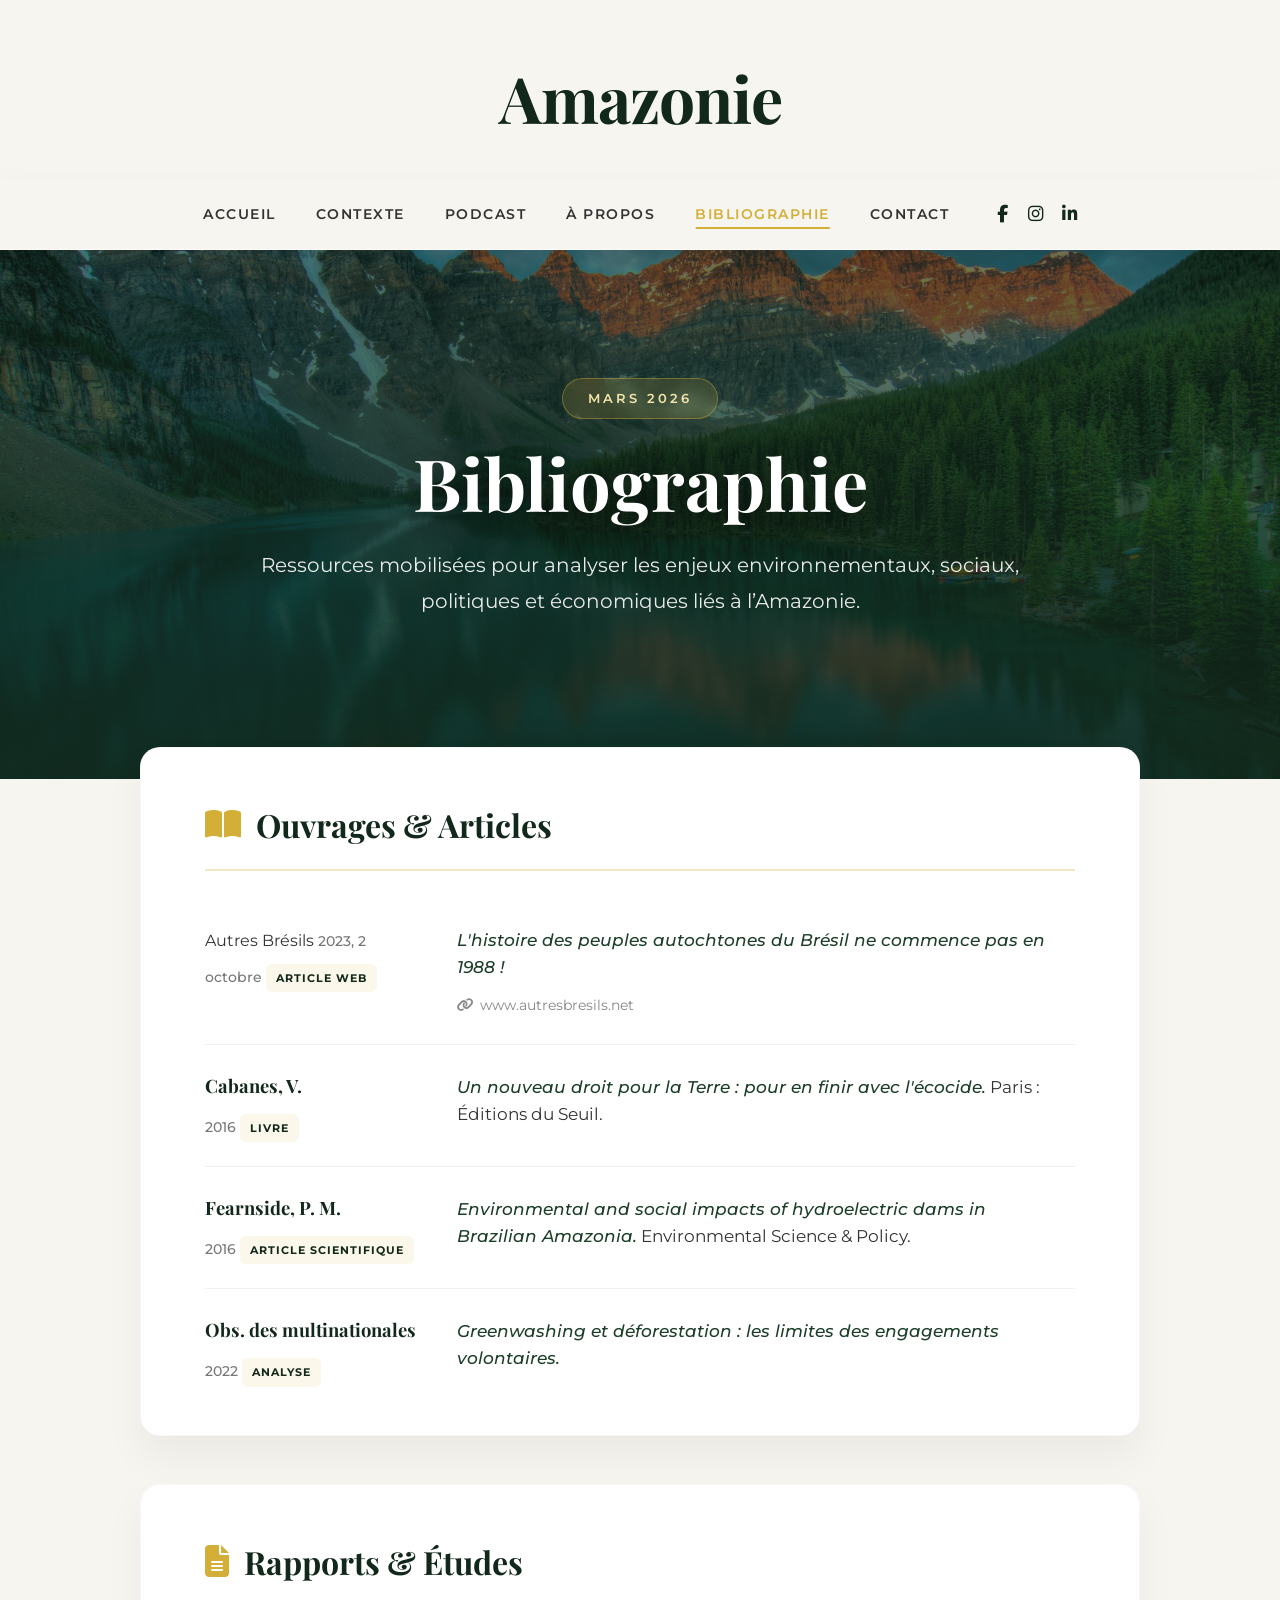
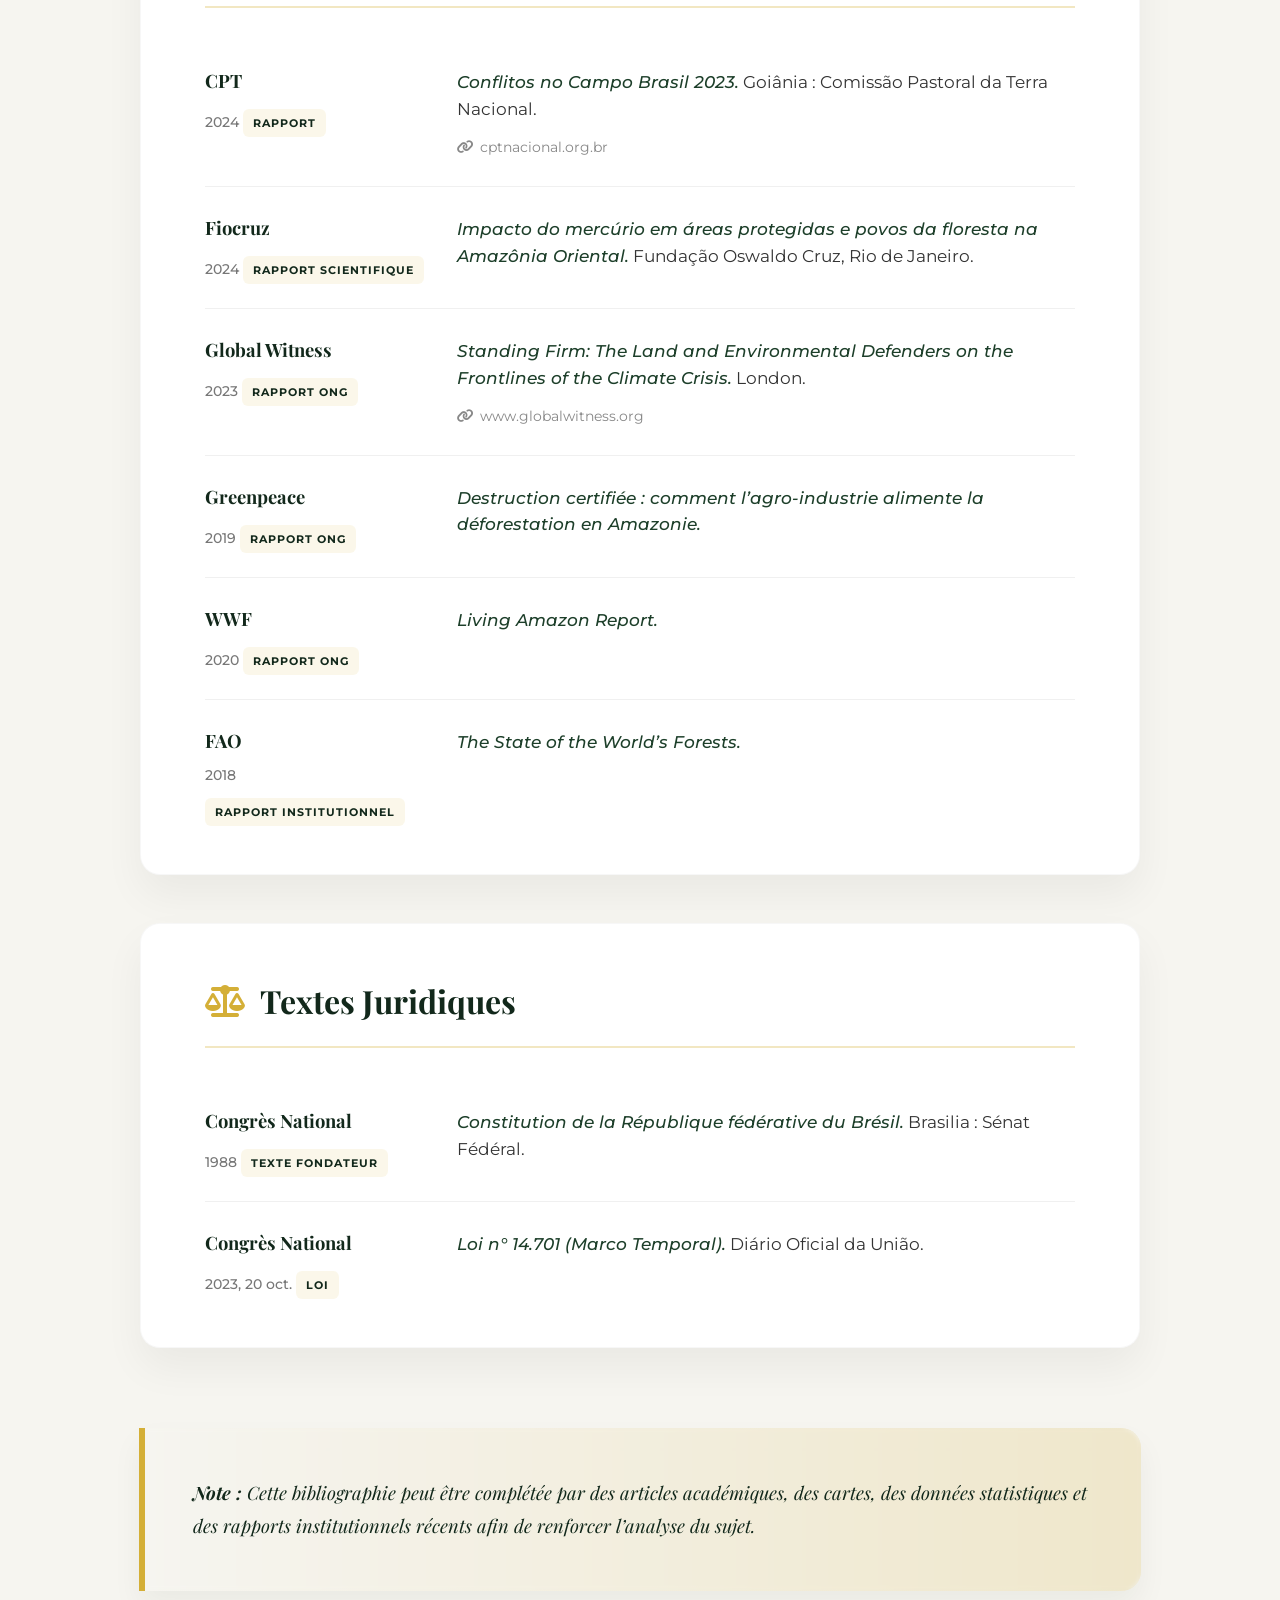
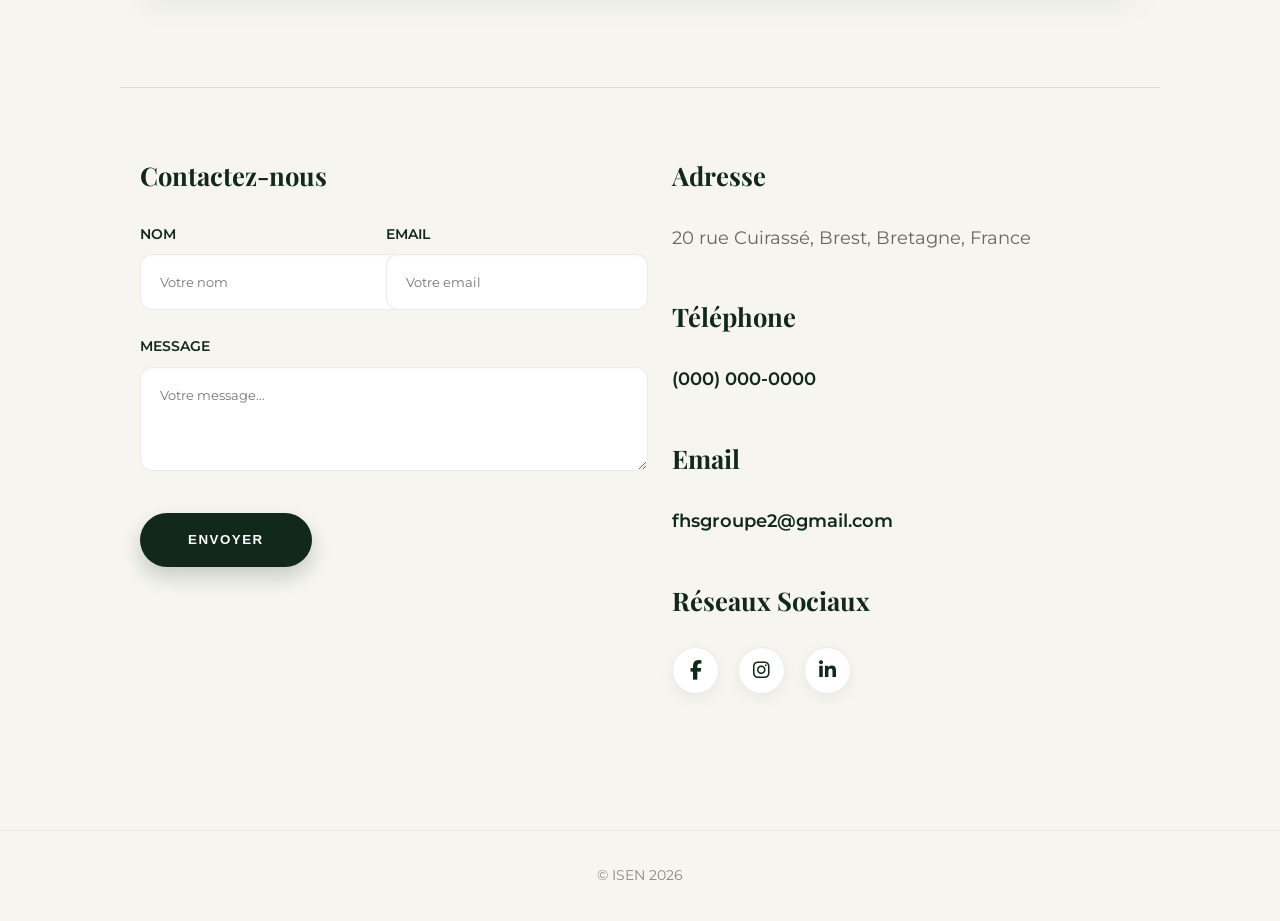
<file: bibliographie.html>
<!DOCTYPE HTML>
<html lang="fr" style="scroll-behavior: smooth;">

<head>
	<title>Bibliographie - Amazonie</title>
	<meta charset="utf-8" />
	<meta name="viewport" content="width=device-width, initial-scale=1, user-scalable=no" />

	<link rel="preconnect" href="https://fonts.googleapis.com">
	<link rel="preconnect" href="https://fonts.gstatic.com" crossorigin>
	<link
		href="https://fonts.googleapis.com/css2?family=Playfair+Display:wght@400;600;700;800&family=Montserrat:wght@400;500;600;700&display=swap"
		rel="stylesheet">

	<link rel="stylesheet" href="https://cdnjs.cloudflare.com/ajax/libs/font-awesome/6.4.0/css/all.min.css" />

	<style>
		/* ===== PALETTE DE COULEURS ET VARIABLES ===== */
		:root {
			--bg-beige: #f6f5f0;
			--green-dark: #12281b;
			--green-mid: #1d3f2a;
			--green-light: #e0e8e3;
			--gold: #d4af37;
			--gold-light: #f3e5ab;
			--text-dark: #333333;
			--font-serif: 'Playfair Display', serif;
			--font-sans: 'Montserrat', sans-serif;
		}

		/* ===== BASE ===== */
		body {
			background-color: var(--bg-beige);
			font-family: var(--font-sans);
			margin: 0;
			padding: 0;
			color: var(--text-dark);
			line-height: 1.8;
			overflow-x: hidden;
		}

		.reveal {
			opacity: 0;
			transform: translateY(30px);
			transition: opacity 0.8s cubic-bezier(0.25, 0.46, 0.45, 0.94), transform 0.8s cubic-bezier(0.25, 0.46, 0.45, 0.94);
		}

		.reveal.active {
			opacity: 1;
			transform: translateY(0);
		}

		/* ===== CORRECTIF BUGS HTML5 UP ===== */
		#navPanel,
		#titleBar,
		.navPanelToggle,
		a[href="#navPanel"],
		a[href="#menu"] {
			display: none !important;
			visibility: hidden !important;
			height: 0 !important;
			margin: 0 !important;
			padding: 0 !important;
		}

		/* ===== EN-TÊTE ===== */
		#header {
			text-align: center;
			padding: 2.5rem 0 1.5rem 0;
			background: var(--bg-beige);
		}

		.logo {
			font-family: var(--font-serif);
			font-size: 4rem;
			color: var(--green-dark);
			text-decoration: none;
			font-weight: 700;
			letter-spacing: -1px;
		}

		/* ===== NAVIGATION (STICKY) ===== */
		#nav {
			position: sticky;
			top: 0;
			z-index: 1000;
			display: flex;
			justify-content: center;
			align-items: center;
			padding: 1.2rem 2rem;
			background: rgba(246, 245, 240, 0.85);
			backdrop-filter: blur(12px);
			-webkit-backdrop-filter: blur(12px);
			box-shadow: 0 4px 30px rgba(0, 0, 0, 0.03);
			border-bottom: 1px solid rgba(255, 255, 255, 0.5);
			flex-wrap: wrap;
			transition: all 0.4s ease;
		}

		#nav .links {
			list-style: none;
			display: flex;
			gap: 2.5rem;
			margin: 0;
			padding: 0;
		}

		#nav .links li {
			position: relative;
		}

		#nav .links a {
			text-decoration: none;
			color: var(--text-dark);
			font-size: 0.85rem;
			font-weight: 600;
			text-transform: uppercase;
			letter-spacing: 1.5px;
			padding: 0.5rem 0;
			transition: color 0.3s;
		}

		#nav .links a::after {
			content: '';
			position: absolute;
			width: 0;
			height: 2px;
			bottom: 0;
			left: 50%;
			background-color: var(--gold);
			transition: all 0.3s ease;
			transform: translateX(-50%);
		}

		#nav .active a {
			color: var(--gold);
		}

		#nav .active a::after,
		#nav .links a:hover::after {
			width: 100%;
		}

		#nav .links a:hover {
			color: var(--gold);
		}

		#nav .icons {
			list-style: none;
			display: flex;
			gap: 1.2rem;
			margin: 0 0 0 3rem;
			padding: 0;
		}

		#nav .icons a {
			color: var(--green-dark);
			font-size: 1.1rem;
			transition: color 0.3s, transform 0.3s;
			display: inline-block;
		}

		#nav .icons a:hover {
			color: var(--gold);
			transform: translateY(-2px);
		}

		.mobile-toggle {
			display: none;
			background: none;
			border: none;
			color: var(--green-dark);
			font-size: 1.8rem;
			cursor: pointer;
			transition: color 0.3s;
		}

		.mobile-toggle:hover {
			color: var(--gold);
		}

		/* ===== HERO SECTION ===== */
		.hero-amazon {
			position: relative;
			text-align: center;
			padding: 8rem 2rem 10rem 2rem;
			margin-bottom: 4rem;
		}

		.hero-amazon::before {
			content: '';
			position: absolute;
			top: 0;
			left: 0;
			right: 0;
			bottom: 0;
			background: url('images/360_F_612582937_KxWCHwk5Rh12iCHHVibZkLv3pOvV2u2l.jpg') center/cover no-repeat;
			z-index: -2;
		}

		.hero-amazon::after {
			content: '';
			position: absolute;
			top: 0;
			left: 0;
			right: 0;
			bottom: 0;
			background: linear-gradient(to bottom, rgba(18, 40, 27, 0.6), rgba(18, 40, 27, 0.95));
			z-index: -1;
		}

		.hero-content {
			position: relative;
			z-index: 1;
		}

		.hero-kicker {
			background: rgba(212, 175, 55, 0.15);
			border: 1px solid rgba(212, 175, 55, 0.4);
			backdrop-filter: blur(8px);
			color: var(--gold-light);
			border-radius: 30px;
			padding: 8px 25px;
			font-size: 0.8rem;
			text-transform: uppercase;
			letter-spacing: 3px;
			font-weight: 600;
			display: inline-block;
			margin-bottom: 1.5rem;
		}

		.hero-title {
			font-family: var(--font-serif);
			color: white;
			font-size: 4.5rem;
			line-height: 1.1;
			margin: 0 auto 1.5rem auto;
			max-width: 900px;
			text-shadow: 0 15px 40px rgba(0, 0, 0, 0.6);
		}

		.hero-subtitle {
			color: rgba(255, 255, 255, 0.9);
			font-size: 1.25rem;
			max-width: 850px;
			margin: 0 auto;
			line-height: 1.8;
			font-weight: 400;
		}

		/* ===== NOUVELLE STRUCTURE BIBLIOGRAPHIQUE ===== */
		.biblio-container {
			max-width: 1000px;
			margin: -6rem auto 5rem auto;
			position: relative;
			z-index: 10;
			padding: 0 20px;
		}

		.biblio-category {
			background: white;
			border-radius: 20px;
			padding: 3rem 4rem;
			margin-bottom: 3rem;
			box-shadow: 0 20px 40px rgba(0, 0, 0, 0.05);
			border: 1px solid rgba(0, 0, 0, 0.03);
		}

		.category-title {
			font-family: var(--font-serif);
			color: var(--green-dark);
			font-size: 2rem;
			margin: 0 0 2rem 0;
			padding-bottom: 1rem;
			border-bottom: 2px solid rgba(212, 175, 55, 0.3);
			display: flex;
			align-items: center;
			gap: 15px;
		}

		.category-title i {
			color: var(--gold);
		}

		/* Liste des sources (Style Ligne) */
		.source-row {
			display: flex;
			align-items: baseline;
			gap: 2rem;
			padding: 1.5rem 1.5rem 1.5rem 0;
			border-bottom: 1px solid rgba(0, 0, 0, 0.06);
			transition: all 0.3s ease;
			position: relative;
		}

		.source-row:last-child {
			border-bottom: none;
			padding-bottom: 0;
		}

		/* Effet au survol d'une ligne */
		.source-row::before {
			content: '';
			position: absolute;
			left: -20px;
			top: 0;
			bottom: 0;
			width: 4px;
			background: var(--gold);
			transform: scaleY(0);
			transition: transform 0.3s ease;
			border-radius: 4px;
		}

		.source-row:hover {
			transform: translateX(10px);
			background: rgba(246, 245, 240, 0.5);
			padding-left: 1rem;
			border-radius: 8px;
		}

		.source-row:hover::before {
			transform: scaleY(0.7);
		}

		/* Métadonnées (Auteur + Année + Tag) */
		.source-meta {
			flex: 0 0 220px;
			/* Largeur fixe pour aligner la colonne de gauche */
		}

		.source-author {
			font-family: var(--font-serif);
			color: var(--green-dark);
			font-size: 1.15rem;
			font-weight: 700;
			display: block;
			margin-bottom: 4px;
		}

		.source-year {
			font-size: 0.9rem;
			color: #777;
			font-weight: 500;
		}

		.source-tag {
			display: inline-block;
			background: rgba(212, 175, 55, 0.1);
			color: var(--green-dark);
			font-size: 0.7rem;
			font-weight: 700;
			text-transform: uppercase;
			letter-spacing: 1px;
			padding: 4px 10px;
			border-radius: 6px;
			margin-top: 8px;
		}

		/* Détails de l'oeuvre (Titre + Lien) */
		.source-details {
			flex: 1;
		}

		.source-title {
			font-size: 1.05rem;
			color: #333;
			line-height: 1.6;
			margin: 0 0 10px 0;
		}

		.source-title em {
			color: var(--green-mid);
			font-weight: 500;
		}

		.source-link {
			display: inline-flex;
			align-items: center;
			gap: 6px;
			font-size: 0.85rem;
			color: #888;
			text-decoration: none;
			transition: color 0.3s;
		}

		.source-link:hover {
			color: var(--gold);
		}

		/* ===== CONCLUSION NOTE (SOPHISTIQUÉ) ===== */
		.final-note {
			/* On ajoute une image de fond avec un dégradé doré par-dessus pour l'opacité */
			background: linear-gradient(to right, rgba(246, 245, 240, 0.9), rgba(212, 175, 55, 0.2)),
				url('https://images.unsplash.com/photo-1596716766487-18451b6819a3?ixlib=rb-4.0.3&auto=format&fit=crop&w=1000&q=80') center/cover no-repeat;
			border-left: 6px solid var(--gold);
			max-width: 900px;
			margin: 0 auto 6rem auto;
			padding: 3rem;
			/* Légèrement plus de padding */
			border-radius: 0 20px 20px 0;
			box-shadow: 0 15px 30px rgba(18, 40, 27, 0.05);
			position: relative;
			overflow: hidden;
		}

		/* Subtil effet de flou juste pour la note pour le côté premium */
		.final-note::before {
			content: '';
			position: absolute;
			inset: 0;
			backdrop-filter: blur(2px);
			z-index: 1;
		}

		.final-note p {
			position: relative;
			z-index: 2;
			/* Pour passer au-dessus du flou */
			margin: 0;
			color: var(--green-dark);
			font-size: 1.15rem;
			font-family: var(--font-serif);
			font-style: italic;
		}

		.final-note p {
			margin: 0;
			color: var(--green-dark);
			font-size: 1.15rem;
		}

		/* ===== FOOTER ===== */
		#footer {
			max-width: 1000px;
			margin: 4rem auto 0 auto;
			padding: 4rem 20px;
			display: flex;
			flex-wrap: wrap;
			gap: 4rem;
			border-top: 1px solid rgba(0, 0, 0, 0.1);
		}

		#footer>section {
			flex: 1;
			min-width: 300px;
		}

		#footer h3 {
			font-family: var(--font-serif);
			color: var(--green-dark);
			font-size: 1.6rem;
			margin-top: 0;
			margin-bottom: 1.5rem;
		}

		.fields {
			display: flex;
			flex-wrap: wrap;
			gap: 1.5rem;
			margin-bottom: 2rem;
		}

		.field {
			flex: 1;
			min-width: 100%;
		}

		.field.half {
			min-width: calc(50% - 0.75rem);
		}

		#footer label {
			display: block;
			font-size: 0.85rem;
			font-weight: 600;
			text-transform: uppercase;
			color: var(--green-dark);
			margin-bottom: 0.5rem;
		}

		#footer input[type="text"],
		#footer textarea {
			width: 100%;
			padding: 1.2rem;
			border-radius: 12px;
			border: 1px solid rgba(0, 0, 0, 0.08);
			background: white;
			font-family: var(--font-sans);
			color: var(--text-dark);
			outline: none;
			transition: all 0.3s;
			box-shadow: inset 0 2px 5px rgba(0, 0, 0, 0.02);
		}

		#footer input[type="text"]:focus,
		#footer textarea:focus {
			border-color: var(--gold);
			box-shadow: inset 0 2px 5px rgba(0, 0, 0, 0.02), 0 0 10px rgba(212, 175, 55, 0.2);
		}

		.actions {
			list-style: none;
			padding: 0;
			margin: 0;
		}

		.actions input[type="submit"] {
			background: var(--green-dark);
			color: white;
			border: none;
			padding: 1.2rem 3rem;
			border-radius: 30px;
			font-weight: 600;
			text-transform: uppercase;
			letter-spacing: 1.5px;
			cursor: pointer;
			transition: all 0.3s;
			box-shadow: 0 10px 20px rgba(18, 40, 27, 0.2);
		}

		.actions input[type="submit"]:hover {
			background: var(--gold);
			color: var(--green-dark);
			transform: translateY(-3px);
			box-shadow: 0 15px 25px rgba(212, 175, 55, 0.3);
		}

		.split.contact section {
			margin-bottom: 2.5rem;
		}

		.split.contact p {
			margin: 0;
			color: #666;
			font-size: 1.1rem;
		}

		.split.contact a {
			color: var(--green-dark);
			text-decoration: none;
			font-weight: 600;
			transition: color 0.3s;
		}

		.split.contact a:hover {
			color: var(--gold);
		}

		.split.contact .icons {
			list-style: none;
			padding: 0;
			margin: 0;
			display: flex;
			gap: 1.2rem;
		}

		.split.contact .icons a {
			display: flex;
			justify-content: center;
			align-items: center;
			width: 45px;
			height: 45px;
			border-radius: 50%;
			background: white;
			border: 1px solid rgba(0, 0, 0, 0.08);
			color: var(--green-dark);
			transition: all 0.3s;
			font-size: 1.2rem;
			box-shadow: 0 5px 15px rgba(0, 0, 0, 0.05);
		}

		.split.contact .icons a:hover {
			background: var(--gold);
			color: white;
			border-color: var(--gold);
			transform: translateY(-5px);
			box-shadow: 0 10px 20px rgba(212, 175, 55, 0.3);
		}

		#copyright {
			text-align: center;
			padding: 2rem 20px;
			color: #888;
			font-size: 0.9rem;
			border-top: 1px solid rgba(0, 0, 0, 0.05);
			margin-top: 2rem;
		}

		#copyright ul {
			list-style: none;
			padding: 0;
			margin: 0;
			display: flex;
			justify-content: center;
			gap: 1rem;
		}

		/* ===== RESPONSIVE ===== */
		@media screen and (max-width: 900px) {
			#nav {
				justify-content: space-between;
			}

			.mobile-toggle {
				display: block;
			}

			#nav .links {
				display: none;
				flex-direction: column;
				width: 100%;
				text-align: center;
				padding: 1rem 0;
				gap: 1.5rem;
			}

			#nav .links.active {
				display: flex;
			}

			#nav .icons {
				display: none;
			}

			.hero-amazon {
				padding: 6rem 1rem 8rem 1rem;
			}

			.hero-title {
				font-size: 3.2rem;
			}

			.biblio-category {
				padding: 2rem;
				margin-top: -3rem;
			}

			.source-row {
				flex-direction: column;
				gap: 0.5rem;
			}

			.source-meta {
				flex: none;
				width: 100%;
				margin-bottom: 0.5rem;
			}

			.source-row:hover {
				padding-left: 0;
				transform: translateX(5px);
			}

			#footer {
				flex-direction: column;
				gap: 3rem;
			}

			.field.half {
				min-width: 100%;
			}
		}
	</style>
</head>

<body>

	<div id="wrapper">

		<header id="header">
			<a href="index.html" class="logo">Amazonie</a>
		</header>

		<nav id="nav">
			<button class="mobile-toggle" id="mobile-toggle-btn">
				<i class="fas fa-bars"></i>
			</button>
			<ul class="links" id="nav-links">
				<li><a href="index.html">ACCUEIL</a></li>
				<li><a href="generic.html">Contexte</a></li>
				<li><a href="elements.html">Podcast</a></li>
				<li><a href="apropos.html">À propos</a></li>
				<li class="active"><a href="bibliographie.html">Bibliographie</a></li>
				<li><a href="contacter.html">Contact</a></li>
			</ul>
			<ul class="icons">
				<li><a href="https://www.facebook.com/ISEN.Ouest/" target="_blank" rel="noopener noreferrer"><i
							class="fab fa-facebook-f"></i></a></li>
				<li><a href="https://www.instagram.com/isenbrest/" target="_blank" rel="noopener noreferrer"><i
							class="fab fa-instagram"></i></a></li>
				<li><a href="https://www.linkedin.com/company/isen-yncrea-ouest/" target="_blank"
						rel="noopener noreferrer"><i class="fab fa-linkedin-in"></i></a></li>
			</ul>
		</nav>

		<div id="main">

			<section class="hero-amazon">
				<div class="hero-content reveal">
					<div class="hero-kicker">Mars 2026</div>
					<h1 class="hero-title">Bibliographie</h1>
					<p class="hero-subtitle">
						Ressources mobilisées pour analyser les enjeux environnementaux, sociaux, politiques et
						économiques liés à l’Amazonie.
					</p>
				</div>
			</section>

			<div class="biblio-container">

				<div class="biblio-category reveal">
					<h2 class="category-title"><i class="fas fa-book-open"></i> Ouvrages & Articles</h2>

					<div class="source-row">
						<div class="source-meta">
							<span class="soraurce-author">Autres Brésils</span>
							<span class="source-year">2023, 2 octobre</span>
							<span class="source-tag">Article Web</span>
						</div>
						<div class="source-details">
							<p class="source-title"><em>L'histoire des peuples autochtones du Brésil ne commence pas en
									1988 !</em></p>
							<a href="https://www.autresbresils.net" target="_blank" class="source-link"><i
									class="fas fa-link"></i> www.autresbresils.net</a>
						</div>
					</div>

					<div class="source-row">
						<div class="source-meta">
							<span class="source-author">Cabanes, V.</span>
							<span class="source-year">2016</span>
							<span class="source-tag">Livre</span>
						</div>
						<div class="source-details">
							<p class="source-title"><em>Un nouveau droit pour la Terre : pour en finir avec
									l'écocide.</em> Paris : Éditions du Seuil.</p>
						</div>
					</div>

					<div class="source-row">
						<div class="source-meta">
							<span class="source-author">Fearnside, P. M.</span>
							<span class="source-year">2016</span>
							<span class="source-tag">Article Scientifique</span>
						</div>
						<div class="source-details">
							<p class="source-title"><em>Environmental and social impacts of hydroelectric dams in
									Brazilian Amazonia.</em> Environmental Science & Policy.</p>
						</div>
					</div>

					<div class="source-row">
						<div class="source-meta">
							<span class="source-author">Obs. des multinationales</span>
							<span class="source-year">2022</span>
							<span class="source-tag">Analyse</span>
						</div>
						<div class="source-details">
							<p class="source-title"><em>Greenwashing et déforestation : les limites des engagements
									volontaires.</em></p>
						</div>
					</div>
				</div>

				<div class="biblio-category reveal">
					<h2 class="category-title"><i class="fas fa-file-alt"></i> Rapports & Études</h2>

					<div class="source-row">
						<div class="source-meta">
							<span class="source-author">CPT</span>
							<span class="source-year">2024</span>
							<span class="source-tag">Rapport</span>
						</div>
						<div class="source-details">
							<p class="source-title"><em>Conflitos no Campo Brasil 2023.</em> Goiânia : Comissão Pastoral
								da Terra Nacional.</p>
							<a href="https://cptnacional.org.br" target="_blank" class="source-link"><i
									class="fas fa-link"></i> cptnacional.org.br</a>
						</div>
					</div>

					<div class="source-row">
						<div class="source-meta">
							<span class="source-author">Fiocruz</span>
							<span class="source-year">2024</span>
							<span class="source-tag">Rapport Scientifique</span>
						</div>
						<div class="source-details">
							<p class="source-title"><em>Impacto do mercúrio em áreas protegidas e povos da floresta na
									Amazônia Oriental.</em> Fundação Oswaldo Cruz, Rio de Janeiro.</p>
						</div>
					</div>

					<div class="source-row">
						<div class="source-meta">
							<span class="source-author">Global Witness</span>
							<span class="source-year">2023</span>
							<span class="source-tag">Rapport ONG</span>
						</div>
						<div class="source-details">
							<p class="source-title"><em>Standing Firm: The Land and Environmental Defenders on the
									Frontlines of the Climate Crisis.</em> London.</p>
							<a href="https://www.globalwitness.org" target="_blank" class="source-link"><i
									class="fas fa-link"></i> www.globalwitness.org</a>
						</div>
					</div>

					<div class="source-row">
						<div class="source-meta">
							<span class="source-author">Greenpeace</span>
							<span class="source-year">2019</span>
							<span class="source-tag">Rapport ONG</span>
						</div>
						<div class="source-details">
							<p class="source-title"><em>Destruction certifiée : comment l’agro-industrie alimente la
									déforestation en Amazonie.</em></p>
						</div>
					</div>

					<div class="source-row">
						<div class="source-meta">
							<span class="source-author">WWF</span>
							<span class="source-year">2020</span>
							<span class="source-tag">Rapport ONG</span>
						</div>
						<div class="source-details">
							<p class="source-title"><em>Living Amazon Report.</em></p>
						</div>
					</div>

					<div class="source-row">
						<div class="source-meta">
							<span class="source-author">FAO</span>
							<span class="source-year">2018</span>
							<span class="source-tag">Rapport Institutionnel</span>
						</div>
						<div class="source-details">
							<p class="source-title"><em>The State of the World’s Forests.</em></p>
						</div>
					</div>
				</div>

				<div class="biblio-category reveal">
					<h2 class="category-title"><i class="fas fa-balance-scale"></i> Textes Juridiques</h2>

					<div class="source-row">
						<div class="source-meta">
							<span class="source-author">Congrès National</span>
							<span class="source-year">1988</span>
							<span class="source-tag">Texte Fondateur</span>
						</div>
						<div class="source-details">
							<p class="source-title"><em>Constitution de la République fédérative du Brésil.</em>
								Brasilia : Sénat Fédéral.</p>
						</div>
					</div>

					<div class="source-row">
						<div class="source-meta">
							<span class="source-author">Congrès National</span>
							<span class="source-year">2023, 20 oct.</span>
							<span class="source-tag">Loi</span>
						</div>
						<div class="source-details">
							<p class="source-title"><em>Loi n° 14.701 (Marco Temporal).</em> Diário Oficial da União.
							</p>
						</div>
					</div>
				</div>

			</div>

			<div class="final-note reveal">
				<p>
					<strong>Note :</strong> Cette bibliographie peut être complétée par des articles académiques, des
					cartes, des données statistiques et des rapports institutionnels récents afin de renforcer l’analyse
					du sujet.
				</p>
			</div>

		</div>

		<footer id="footer">
			<section>
				<h3>Contactez-nous</h3>
				<form method="post" action="#">
					<div class="fields">
						<div class="field half">
							<label for="name">Nom</label>
							<input type="text" name="name" id="name" placeholder="Votre nom" />
						</div>
						<div class="field half">
							<label for="email">Email</label>
							<input type="text" name="email" id="email" placeholder="Votre email" />
						</div>
						<div class="field">
							<label for="message">Message</label>
							<textarea name="message" id="message" rows="4" placeholder="Votre message..."></textarea>
						</div>
					</div>
					<ul class="actions">
						<li><input type="submit" value="Envoyer" /></li>
					</ul>
				</form>
			</section>

			<section class="split contact">
				<section class="alt">
					<h3>Adresse</h3>
					<p>20 rue Cuirassé, Brest, Bretagne, France</p>
				</section>
				<section>
					<h3>Téléphone</h3>
					<p><a href="#">(000) 000-0000</a></p>
				</section>
				<section>
					<h3>Email</h3>
					<p><a href="mailto:fhsgroupe2@gmail.com">fhsgroupe2@gmail.com</a></p>
				</section>
				<section>
					<h3>Réseaux Sociaux</h3>
					<ul class="icons">
						<li><a href="https://www.facebook.com/ISEN.Ouest/" target="_blank" rel="noopener noreferrer"><i
									class="fab fa-facebook-f"></i></a></li>
						<li><a href="https://www.instagram.com/isenbrest/" target="_blank" rel="noopener noreferrer"><i
									class="fab fa-instagram"></i></a></li>
						<li><a href="https://www.linkedin.com/company/isen-yncrea-ouest/" target="_blank"
								rel="noopener noreferrer"><i class="fab fa-linkedin-in"></i></a></li>
					</ul>
				</section>
			</section>
		</footer>

		<div id="copyright">
			<ul>
				<li>&copy; ISEN 2026</li>
			</ul>
		</div>

	</div>

	<script>
		document.addEventListener("DOMContentLoaded", function () {
			// --- Menu Mobile ---
			const mobileToggleBtn = document.getElementById("mobile-toggle-btn");
			const navLinks = document.getElementById("nav-links");

			if (mobileToggleBtn) {
				mobileToggleBtn.addEventListener("click", function () {
					navLinks.classList.toggle("active");
				});
			}

			// --- Animation au Défilement (Reveal on Scroll) ---
			const reveals = document.querySelectorAll('.reveal');

			const revealOptions = {
				threshold: 0.15,
				rootMargin: "0px 0px -50px 0px"
			};

			const revealOnScroll = new IntersectionObserver(function (entries, observer) {
				entries.forEach(entry => {
					if (entry.isIntersecting) {
						entry.target.classList.add('active');
						observer.unobserve(entry.target);
					}
				});
			}, revealOptions);

			reveals.forEach(reveal => {
				revealOnScroll.observe(reveal);
			});

			// Forcer l'apparition des éléments déjà en haut de page au chargement
			setTimeout(() => {
				reveals.forEach(reveal => {
					const rect = reveal.getBoundingClientRect();
					if (rect.top < window.innerHeight) {
						reveal.classList.add('active');
					}
				});
			}, 100);
		});
	</script>
</body>

</html>
</file>
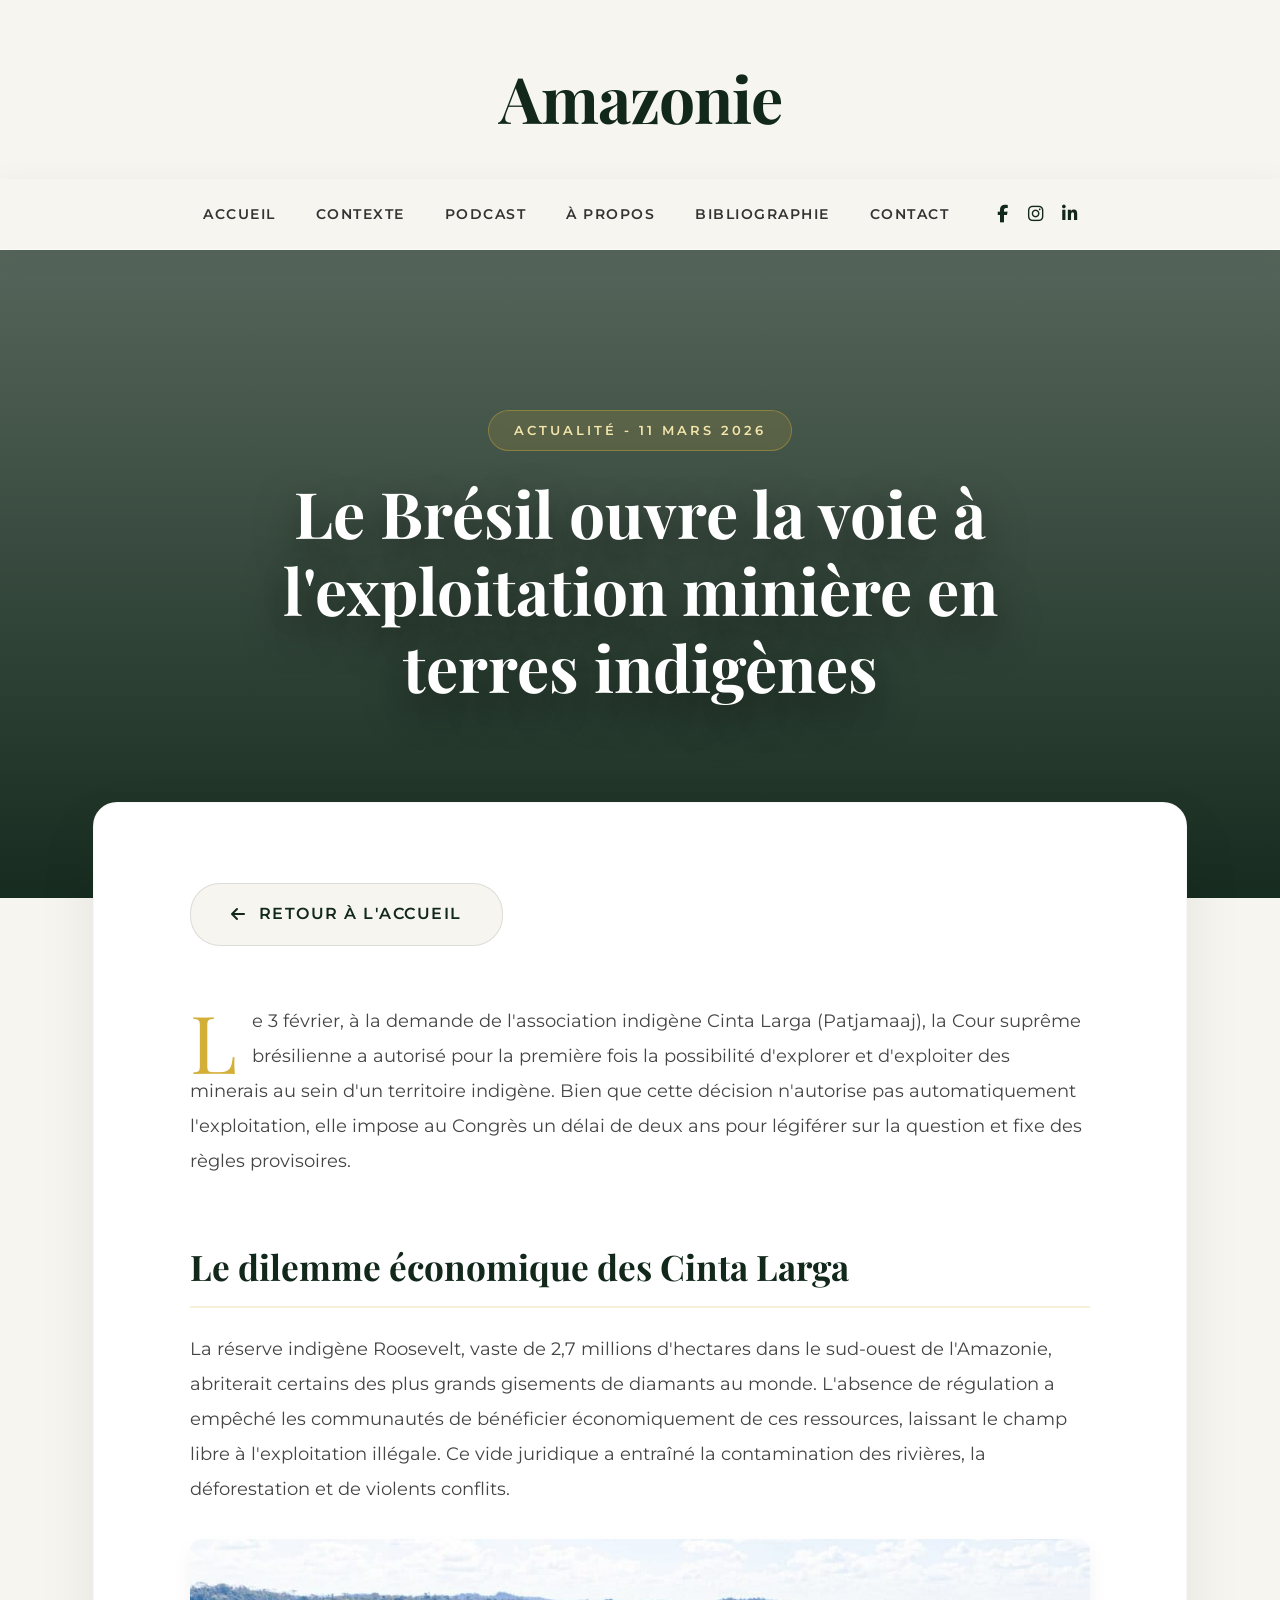
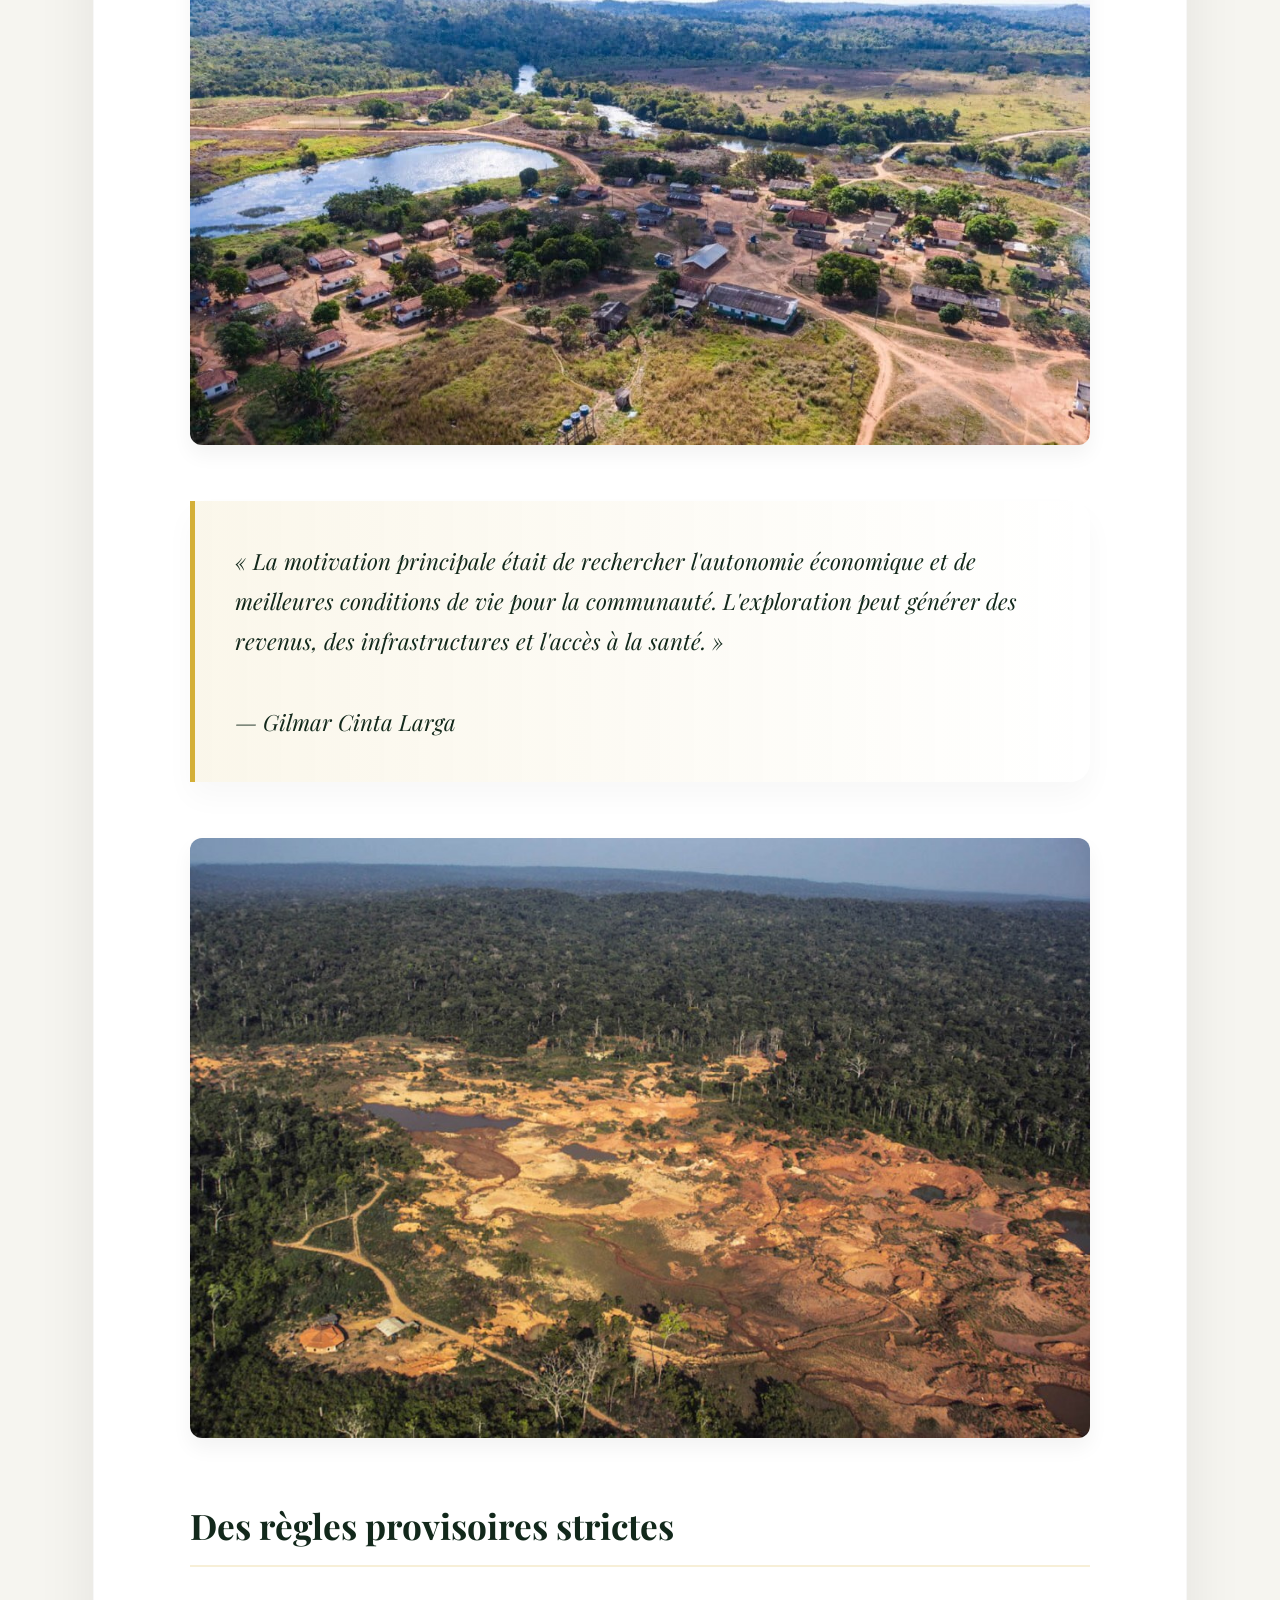
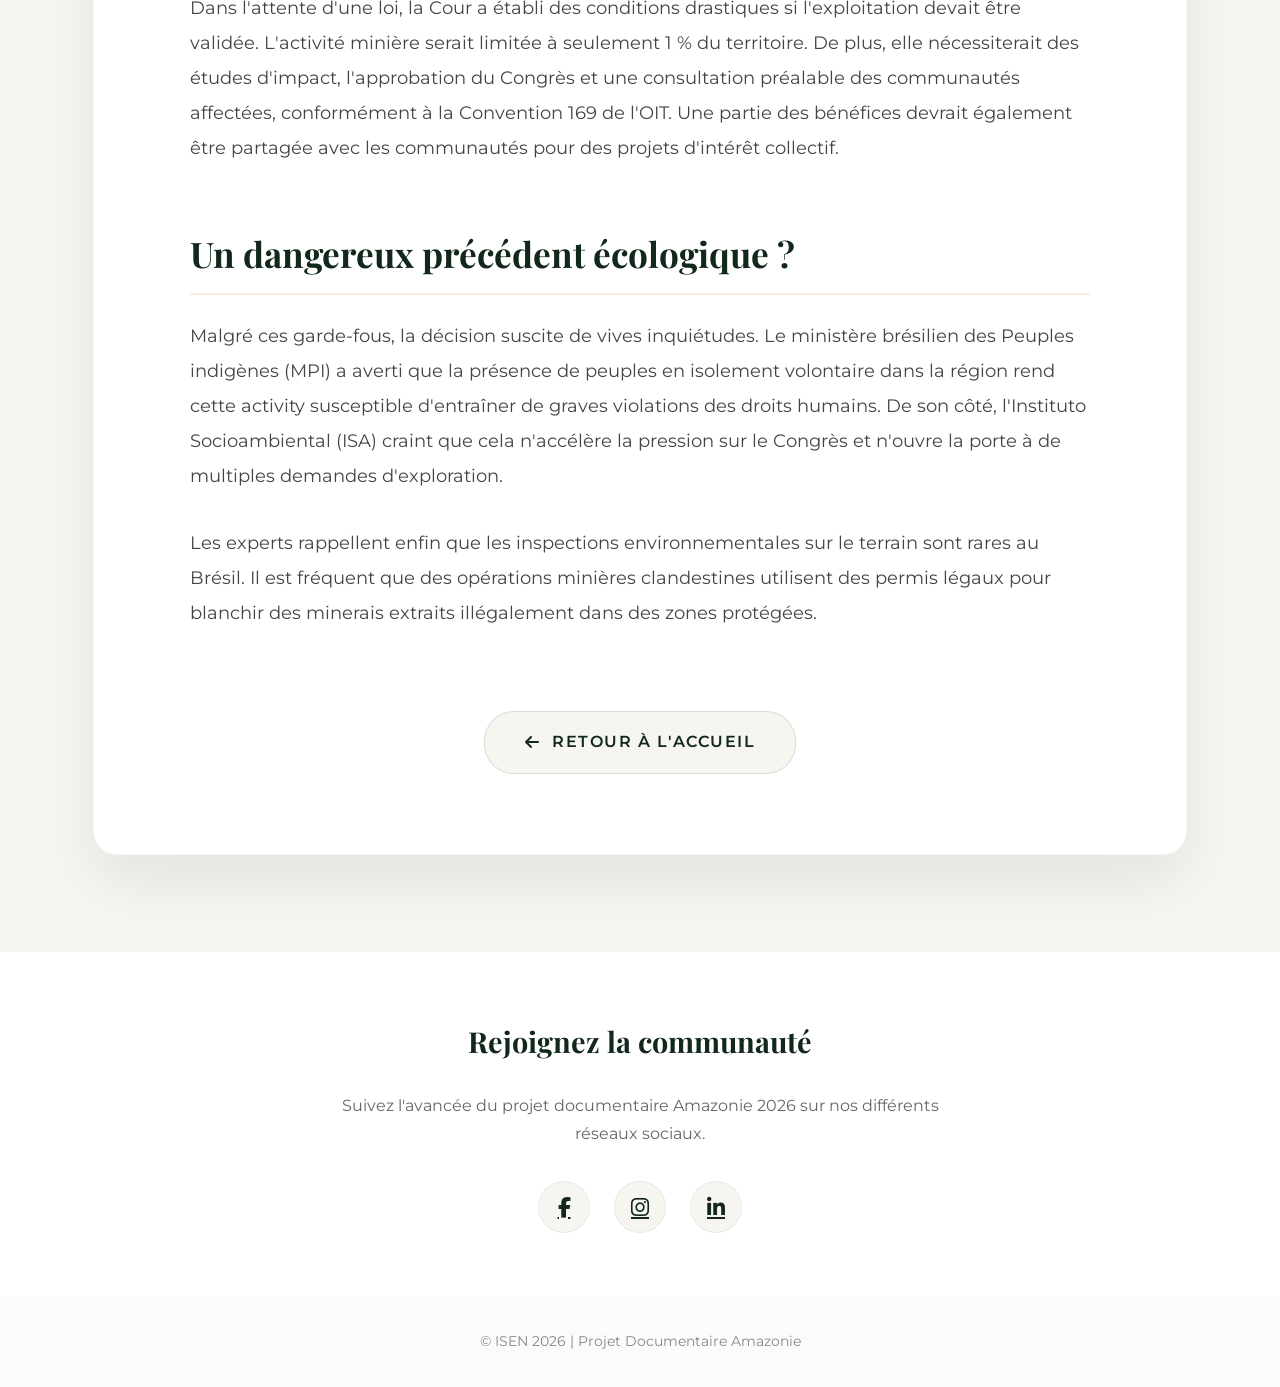
<file: bignew.html>
<!DOCTYPE HTML>
<html lang="fr" style="scroll-behavior: smooth;">

<head>
    <title>Actualité - Décision Historique en Amazonie</title>
    <meta charset="utf-8" />
    <meta name="viewport" content="width=device-width, initial-scale=1, user-scalable=no" />

    <link rel="preconnect" href="https://fonts.googleapis.com">
    <link rel="preconnect" href="https://fonts.gstatic.com" crossorigin>
    <link
        href="https://fonts.googleapis.com/css2?family=Playfair+Display:wght@400;600;700;800&family=Montserrat:wght@400;500;600;700&display=swap"
        rel="stylesheet">

    <link rel="stylesheet" href="https://cdnjs.cloudflare.com/ajax/libs/font-awesome/6.4.0/css/all.min.css" />

    <style>
        /* ===== PALETTE DE COULEURS ET VARIABLES ===== */
        :root {
            --bg-beige: #f6f5f0;
            --green-dark: #12281b;
            --green-mid: #1d3f2a;
            --green-light: #e0e8e3;
            --gold: #d4af37;
            --gold-light: #f3e5ab;
            --text-dark: #333333;
            --font-serif: 'Playfair Display', serif;
            --font-sans: 'Montserrat', sans-serif;
        }

        /* ===== BASE ===== */
        body {
            background-color: var(--bg-beige);
            font-family: var(--font-sans);
            margin: 0;
            padding: 0;
            color: var(--text-dark);
            line-height: 1.8;
            overflow-x: hidden;
        }

        /* ===== ANIMATION D'APPARITION (REVEAL) ===== */
        .reveal {
            opacity: 0;
            transform: translateY(40px);
            transition: opacity 0.8s cubic-bezier(0.25, 0.46, 0.45, 0.94), transform 0.8s cubic-bezier(0.25, 0.46, 0.45, 0.94);
        }

        .reveal.active {
            opacity: 1;
            transform: translateY(0);
        }

        /* ===== CORRECTIF BUGS HTML5 UP ===== */
        #navPanel,
        #titleBar,
        .navPanelToggle,
        a[href="#navPanel"],
        a[href="#menu"] {
            display: none !important;
            visibility: hidden !important;
        }

        /* STYLE DU BOUTON RETOUR */
        .btn-back {
            display: inline-flex;
            align-items: center;
            gap: 12px;
            margin-top: 3rem;
            padding: 1rem 2.5rem;
            background: var(--bg-beige);
            color: var(--green-dark);
            text-decoration: none;
            font-weight: 600;
            text-transform: uppercase;
            letter-spacing: 1.5px;
            border-radius: 30px;
            border: 1px solid rgba(0, 0, 0, 0.1);
            transition: all 0.3s ease;
        }

        .btn-back:hover {
            background: var(--gold);
            color: white;
            border-color: var(--gold);
            transform: translateX(-5px);
            /* Fait glisser le bouton vers la gauche au survol */
            box-shadow: 0 10px 20px rgba(212, 175, 55, 0.3);
        }

        /* ===== EN-TÊTE ===== */
        #header {
            text-align: center;
            padding: 2.5rem 0 1.5rem 0;
            background: var(--bg-beige);
        }

        .logo {
            font-family: var(--font-serif);
            font-size: 4rem;
            color: var(--green-dark);
            text-decoration: none;
            font-weight: 700;
            letter-spacing: -1px;
        }

        /* ===== NAVIGATION (STICKY + VERRE DÉPOLI) ===== */
        #nav {
            position: sticky;
            top: 0;
            z-index: 1000;
            display: flex;
            justify-content: center;
            align-items: center;
            padding: 1.2rem 2rem;
            background: rgba(246, 245, 240, 0.85);
            backdrop-filter: blur(12px);
            -webkit-backdrop-filter: blur(12px);
            box-shadow: 0 4px 30px rgba(0, 0, 0, 0.05);
            border-bottom: 1px solid rgba(255, 255, 255, 0.5);
            flex-wrap: wrap;
            transition: all 0.3s ease;
        }

        #nav .links {
            list-style: none;
            display: flex;
            gap: 2.5rem;
            margin: 0;
            padding: 0;
        }

        #nav .links li {
            position: relative;
        }

        #nav .links a {
            text-decoration: none;
            color: var(--text-dark);
            font-size: 0.85rem;
            font-weight: 600;
            text-transform: uppercase;
            letter-spacing: 1.5px;
            padding: 0.5rem 0;
            transition: color 0.3s;
        }

        #nav .links a::after {
            content: '';
            position: absolute;
            width: 0;
            height: 2px;
            bottom: 0;
            left: 50%;
            background-color: var(--gold);
            transition: all 0.3s ease;
            transform: translateX(-50%);
        }

        #nav .active a {
            color: var(--gold);
        }

        #nav .active a::after,
        #nav .links a:hover::after {
            width: 100%;
        }

        #nav .links a:hover {
            color: var(--gold);
        }

        #nav .icons {
            list-style: none;
            display: flex;
            gap: 1.2rem;
            margin: 0 0 0 3rem;
            padding: 0;
        }

        #nav .icons a {
            color: var(--green-dark);
            font-size: 1.1rem;
            transition: color 0.3s, transform 0.3s;
            display: inline-block;
        }

        #nav .icons a:hover {
            color: var(--gold);
            transform: translateY(-2px);
        }

        .mobile-toggle {
            display: none;
            background: none;
            border: none;
            color: var(--green-dark);
            font-size: 1.8rem;
            cursor: pointer;
            transition: color 0.3s;
        }

        .mobile-toggle:hover {
            color: var(--gold);
        }

        /* ===== HERO ARTICLE ===== */
        .article-hero {
            position: relative;
            text-align: center;
            padding: 10rem 2rem 12rem 2rem;
        }

        .article-hero::before {
            content: '';
            position: absolute;
            top: 0;
            left: 0;
            right: 0;
            bottom: 0;
            background: url('https://imgs.mongabay.com/wp-content/uploads/sites/20/2026/03/11172342/Cinta-Larga-men.jpg') center/cover no-repeat;
            z-index: -2;
        }

        .article-hero::after {
            content: '';
            position: absolute;
            top: 0;
            left: 0;
            right: 0;
            bottom: 0;
            background: linear-gradient(to bottom, rgba(18, 40, 27, 0.7), rgba(18, 40, 27, 0.98));
            z-index: -1;
        }

        .article-meta {
            background: rgba(212, 175, 55, 0.15);
            border: 1px solid rgba(212, 175, 55, 0.4);
            backdrop-filter: blur(8px);
            color: var(--gold-light);
            border-radius: 30px;
            padding: 8px 25px;
            font-size: 0.8rem;
            text-transform: uppercase;
            letter-spacing: 3px;
            font-weight: 600;
            display: inline-block;
            margin-bottom: 1.5rem;
        }

        .article-hero h1 {
            font-family: var(--font-serif);
            color: white;
            font-size: 4rem;
            line-height: 1.2;
            margin: 0 auto;
            max-width: 900px;
            text-shadow: 0 15px 40px rgba(0, 0, 0, 0.6);
        }

        /* ===== CONTENU DE L'ARTICLE (MAGAZINE STYLE) ===== */
        .article-container {
            max-width: 900px;
            margin: -6rem auto 6rem auto;
            background: white;
            padding: 5rem 6rem;
            border-radius: 24px;
            box-shadow: 0 25px 60px rgba(0, 0, 0, 0.08);
            border: 1px solid rgba(0, 0, 0, 0.03);
            position: relative;
            z-index: 10;
        }

        .dropcap {
            float: left;
            font-family: var(--font-serif);
            font-size: 5rem;
            line-height: 0.8;
            color: var(--gold);
            margin-right: 15px;
            margin-top: 5px;
        }

        .article-container p {
            font-size: 1.15rem;
            color: #444;
            line-height: 1.9;
            margin-bottom: 2rem;
        }

        .article-container h2 {
            font-family: var(--font-serif);
            color: var(--green-dark);
            font-size: 2.2rem;
            margin: 3.5rem 0 1.5rem 0;
            border-bottom: 2px solid rgba(212, 175, 55, 0.2);
            padding-bottom: 0.5rem;
        }

        /* STYLE POUR LES NOUVELLES IMAGES INLINE */
        .article-inline-image {
            width: 100%;
            height: auto;
            border-radius: 12px;
            box-shadow: 0 10px 20px rgba(0, 0, 0, 0.05);
            margin: 2rem 0;
            display: block;
        }

        .blockquote-gold {
            border-left: 5px solid var(--gold);
            background: linear-gradient(to right, rgba(212, 175, 55, 0.1), transparent);
            padding: 2.5rem;
            border-radius: 0 20px 20px 0;
            margin: 3.5rem 0;
            font-style: italic;
            color: var(--green-dark);
            font-size: 1.4rem;
            font-family: var(--font-serif);
            box-shadow: 0 15px 30px rgba(0, 0, 0, 0.03);
        }

        /* ===== FOOTER ===== */
        #footer {
            background: white;
            padding: 4rem 20px;
            text-align: center;
            border-top: 1px solid rgba(0, 0, 0, 0.05);
        }

        .footer-content {
            max-width: 600px;
            margin: 0 auto;
        }

        .footer-content h3 {
            font-family: var(--font-serif);
            color: var(--green-dark);
            font-size: 1.8rem;
            margin: 0 0 1.5rem 0;
        }

        .footer-content p {
            color: #666;
            margin-bottom: 2rem;
        }

        .footer-icons {
            list-style: none;
            padding: 0;
            margin: 0;
            display: flex;
            justify-content: center;
            gap: 1.5rem;
        }

        .footer-icons a {
            display: flex;
            justify-content: center;
            align-items: center;
            width: 50px;
            height: 50px;
            border-radius: 50%;
            background: var(--bg-beige);
            border: 1px solid rgba(0, 0, 0, 0.05);
            color: var(--green-dark);
            transition: all 0.3s;
            font-size: 1.3rem;
        }

        .footer-icons a:hover {
            background: var(--gold);
            color: white;
            border-color: var(--gold);
            transform: translateY(-5px);
            box-shadow: 0 10px 20px rgba(212, 175, 55, 0.3);
        }

        #copyright {
            text-align: center;
            padding: 2rem 20px;
            color: #888;
            font-size: 0.9rem;
            background: #fbfbfb;
        }

        /* ===== RESPONSIVE ===== */
        @media screen and (max-width: 900px) {
            .article-container {
                padding: 3rem 2rem;
                margin-top: -3rem;
            }

            .article-hero h1 {
                font-size: 2.5rem;
            }

            .blockquote-gold {
                padding: 1.5rem;
                font-size: 1.1rem;
            }

            #nav {
                justify-content: space-between;
            }

            .mobile-toggle {
                display: block;
            }

            #nav .links {
                display: none;
                flex-direction: column;
                width: 100%;
                text-align: center;
                padding: 1rem 0;
                gap: 1.5rem;
            }

            #nav .links.active {
                display: flex;
            }

            #nav .icons {
                display: none;
            }
        }
    </style>
</head>

<body>

    <div id="wrapper">

        <header id="header">
            <a href="index.html" class="logo">Amazonie</a>
        </header>

        <nav id="nav">
            <button class="mobile-toggle" id="mobile-toggle-btn">
                <i class="fas fa-bars"></i>
            </button>
            <ul class="links" id="nav-links">
                <li><a href="index.html">ACCUEIL</a></li>
                <li><a href="generic.html">Contexte</a></li>
                <li><a href="elements.html">Podcast</a></li>
                <li><a href="apropos.html">À propos</a></li>
                <li><a href="bibliographie.html">Bibliographie</a></li>
                <li><a href="contact.html">Contact</a></li>
            </ul>
            <ul class="icons">
                <li><a href="https://www.facebook.com/ISEN.Ouest/" target="_blank" rel="noopener noreferrer"><i
                            class="fab fa-facebook-f"></i></a></li>
                <li><a href="https://www.instagram.com/isenbrest/" target="_blank" rel="noopener noreferrer"><i
                            class="fab fa-instagram"></i></a></li>
                <li><a href="https://www.linkedin.com/company/isen-yncrea-ouest/" target="_blank"
                        rel="noopener noreferrer"><i class="fab fa-linkedin-in"></i></a></li>
            </ul>
        </nav>

        <div id="main">

            <section class="article-hero reveal">
                <div class="article-meta">Actualité - 11 Mars 2026</div>
                <h1>Le Brésil ouvre la voie à l'exploitation minière en terres indigènes</h1>
            </section>

            <div class="article-container reveal">
                <div style="text-align: left;">
                    <a href="index.html" class="btn-back" style="margin-top: 0; margin-bottom: 2.5rem;"><i
                            class="fas fa-arrow-left"></i> Retour à l'accueil</a>
                </div>

                <p><span class="dropcap">L</span>e 3 février, à la demande de l'association indigène Cinta Larga
                    (Patjamaaj), la Cour suprême brésilienne a autorisé pour la première fois la possibilité d'explorer
                    et d'exploiter des minerais au sein d'un territoire indigène. Bien que cette décision n'autorise pas
                    automatiquement l'exploitation, elle impose au Congrès un délai de deux ans pour légiférer sur la
                    question et fixe des règles provisoires.</p>

                <h2>Le dilemme économique des Cinta Larga</h2>
                <p>La réserve indigène Roosevelt, vaste de 2,7 millions d'hectares dans le sud-ouest de l'Amazonie,
                    abriterait certains des plus grands gisements de diamants au monde. L'absence de régulation a
                    empêché les communautés de bénéficier économiquement de ces ressources, laissant le champ libre à
                    l'exploitation illégale. Ce vide juridique a entraîné la contamination des rivières, la
                    déforestation et de violents conflits.</p>

                <img src="images/bignews/Cinta-Larga-1-1536x1150.jpeg"
                    alt="Description de l'image 1 (Cinta Larga ou mines)" class="article-inline-image">

                <blockquote class="blockquote-gold">
                    « La motivation principale était de rechercher l'autonomie économique et de meilleures conditions de
                    vie pour la communauté. L'exploration peut générer des revenus, des infrastructures et l'accès à la
                    santé. »<br><br>— Gilmar Cinta Larga
                </blockquote>

                <img src="images/bignews/34428770364_16cd2aafd2_b.jpg"
                    alt="Description de l'image 2 (Risque écologique)" class="article-inline-image">

                <h2>Des règles provisoires strictes</h2>
                <p>Dans l'attente d'une loi, la Cour a établi des conditions drastiques si l'exploitation devait être
                    validée. L'activité minière serait limitée à seulement 1 % du territoire. De plus, elle
                    nécessiterait des études d'impact, l'approbation du Congrès et une consultation préalable des
                    communautés affectées, conformément à la Convention 169 de l'OIT. Une partie des bénéfices devrait
                    également être partagée avec les communautés pour des projets d'intérêt collectif.</p>

                <h2>Un dangereux précédent écologique ?</h2>
                <p>Malgré ces garde-fous, la décision suscite de vives inquiétudes. Le ministère brésilien des Peuples
                    indigènes (MPI) a averti que la présence de peuples en isolement volontaire dans la région rend
                    cette activity susceptible d'entraîner de graves violations des droits humains. De son côté,
                    l'Instituto Socioambiental (ISA) craint que cela n'accélère la pression sur le Congrès et n'ouvre la
                    porte à de multiples demandes d'exploration.</p>

                <p>Les experts rappellent enfin que les inspections environnementales sur le terrain sont rares au
                    Brésil. Il est fréquent que des opérations minières clandestines utilisent des permis légaux pour
                    blanchir des minerais extraits illégalement dans des zones protégées.</p>

                <div style="text-align: center;">
                    <a href="index.html" class="btn-back"><i class="fas fa-arrow-left"></i> Retour à l'accueil</a>
                </div>
            </div>

        </div>

        <footer id="footer">
            <div class="footer-content">
                <h3>Rejoignez la communauté</h3>
                <p>Suivez l'avancée du projet documentaire Amazonie 2026 sur nos différents réseaux sociaux.</p>
                <ul class="footer-icons">
                    <li><a href="https://www.facebook.com/ISEN.Ouest/" target="_blank"><i
                                class="fab fa-facebook-f"></i></a></li>
                    <li><a href="https://www.instagram.com/isenbrest/" target="_blank"><i
                                class="fab fa-instagram"></i></a></li>
                    <li><a href="https://www.linkedin.com/company/isen-yncrea-ouest/" target="_blank"><i
                                class="fab fa-linkedin-in"></i></a></li>
                </ul>
            </div>
        </footer>

        <div id="copyright">
            &copy; ISEN 2026 | Projet Documentaire Amazonie
        </div>

    </div>

    <script>
        document.addEventListener("DOMContentLoaded", function () {
            // --- Menu Mobile ---
            const mobileToggleBtn = document.getElementById("mobile-toggle-btn");
            const navLinks = document.getElementById("nav-links");

            if (mobileToggleBtn) {
                mobileToggleBtn.addEventListener("click", function () {
                    navLinks.classList.toggle("active");
                });
            }

            // --- Animation au Défilement (Reveal on Scroll) ---
            const reveals = document.querySelectorAll('.reveal');
            const revealOptions = { threshold: 0.15, rootMargin: "0px 0px -50px 0px" };

            const revealOnScroll = new IntersectionObserver(function (entries, observer) {
                entries.forEach(entry => {
                    if (entry.isIntersecting) {
                        entry.target.classList.add('active');
                        observer.unobserve(entry.target);
                    }
                });
            }, revealOptions);

            reveals.forEach(reveal => revealOnScroll.observe(reveal));

            // Forcer l'apparition des éléments déjà visibles
            setTimeout(() => {
                reveals.forEach(reveal => {
                    const rect = reveal.getBoundingClientRect();
                    if (rect.top < window.innerHeight) {
                        reveal.classList.add('active');
                    }
                });
            }, 100);
        });
    </script>
</body>

</html>
</file>
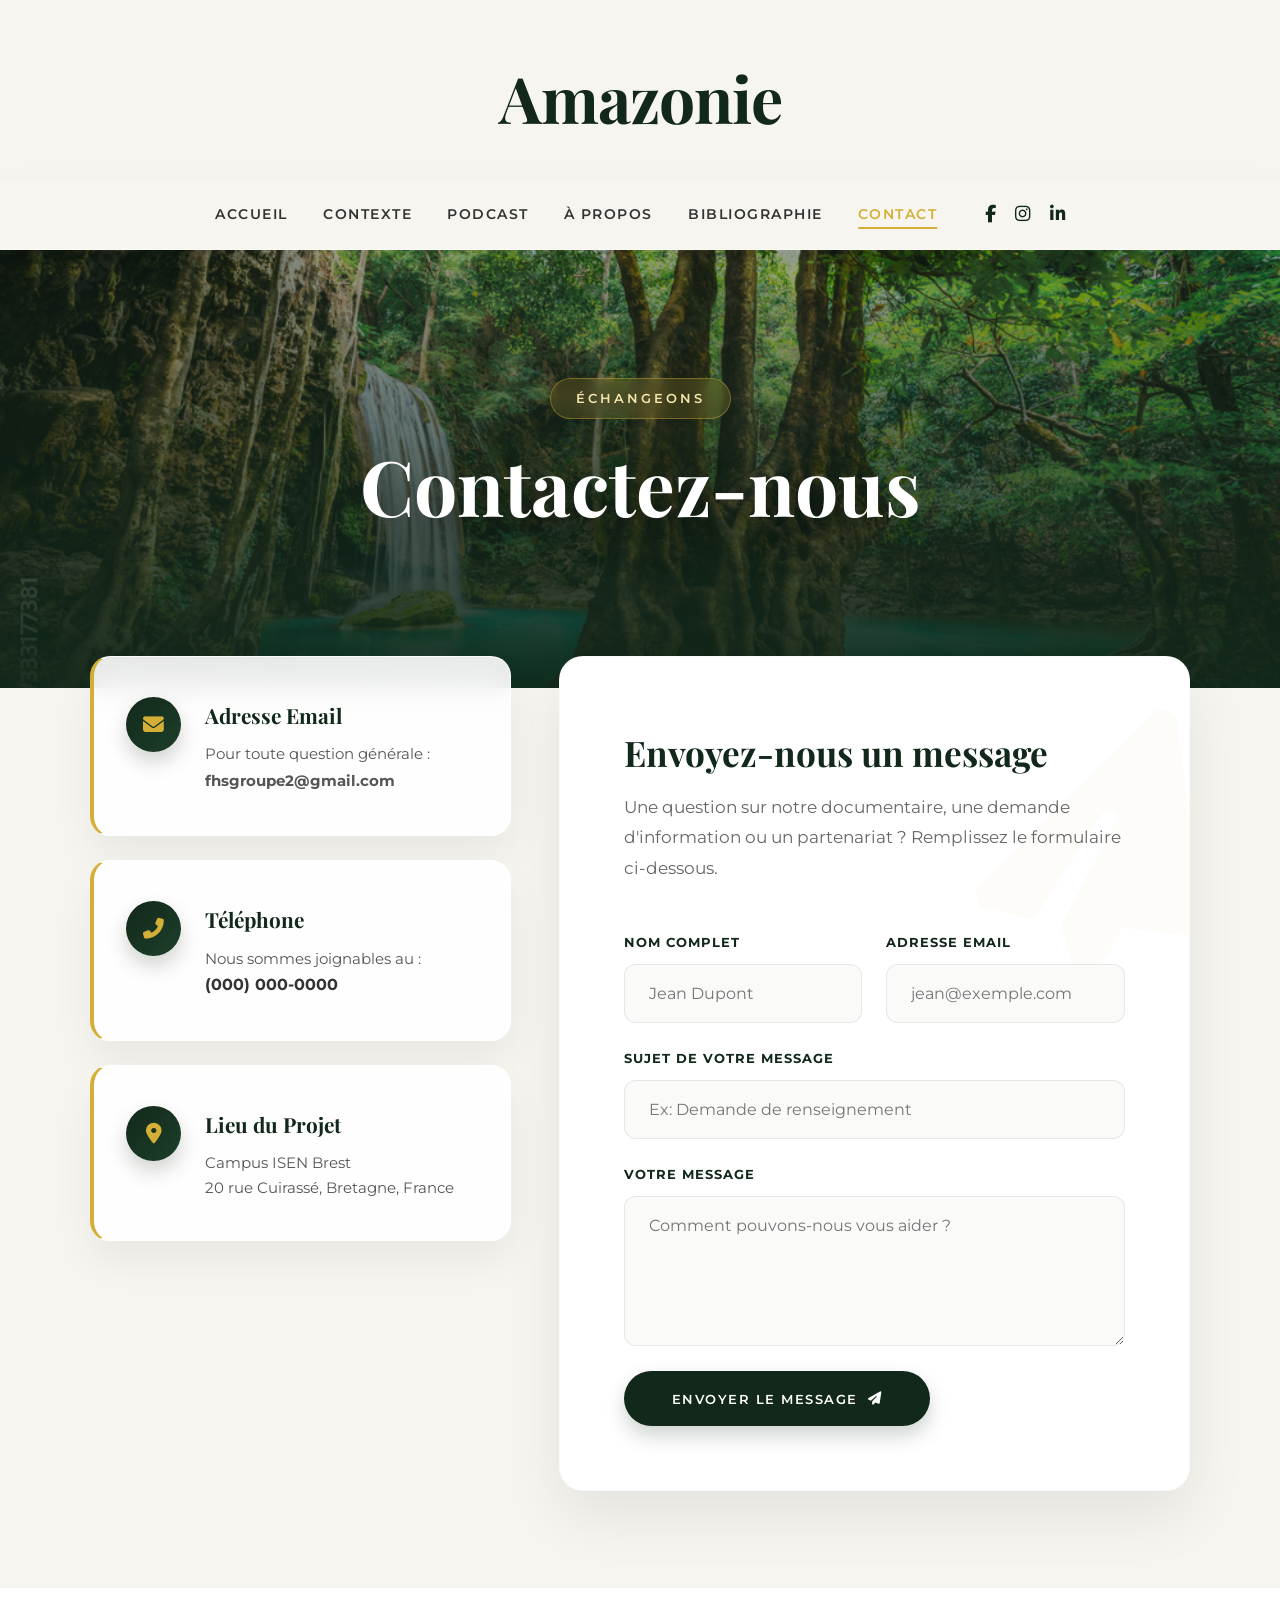
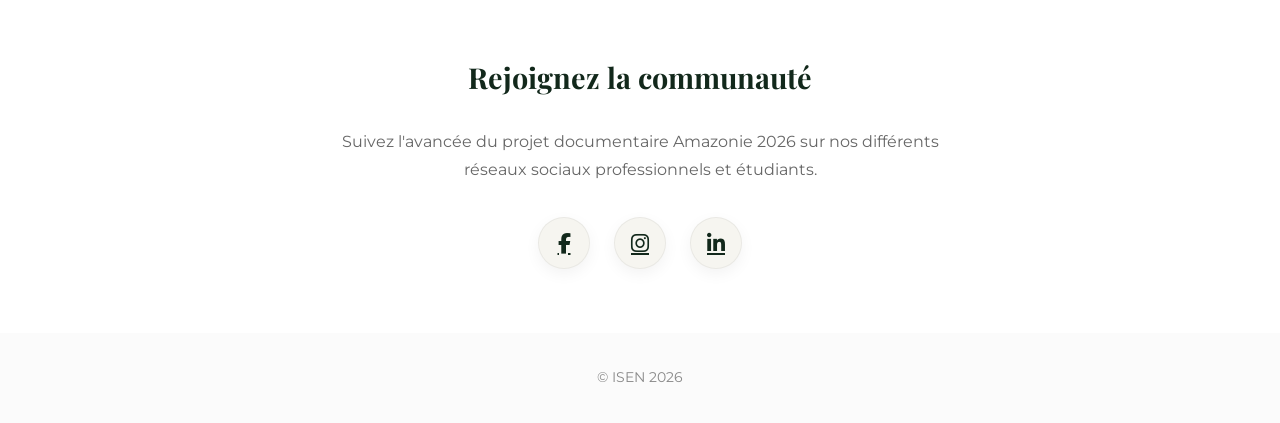
<file: contacter.html>
<!DOCTYPE HTML>
<html lang="fr" style="scroll-behavior: smooth;">

<head>
    <title>Contact - Amazonie</title>
    <meta charset="utf-8" />
    <meta name="viewport" content="width=device-width, initial-scale=1, user-scalable=no" />
    
    <link rel="preconnect" href="https://fonts.googleapis.com">
    <link rel="preconnect" href="https://fonts.gstatic.com" crossorigin>
    <link href="https://fonts.googleapis.com/css2?family=Playfair+Display:wght@400;600;700;800&family=Montserrat:wght@400;500;600;700&display=swap" rel="stylesheet">
    
    <link rel="stylesheet" href="https://cdnjs.cloudflare.com/ajax/libs/font-awesome/6.4.0/css/all.min.css" />

    <style>
        /* ===== PALETTE DE COULEURS ET VARIABLES ===== */
        :root {
            --bg-beige: #f6f5f0;
            --green-dark: #12281b;
            --green-mid: #1d3f2a;
            --green-light: #e0e8e3;
            --gold: #d4af37;
            --gold-light: #f3e5ab;
            --text-dark: #333333;
            --font-serif: 'Playfair Display', serif;
            --font-sans: 'Montserrat', sans-serif;
        }

        /* ===== BASE ===== */
        body {
            background-color: var(--bg-beige);
            font-family: var(--font-sans);
            margin: 0;
            padding: 0;
            color: var(--text-dark);
            line-height: 1.8;
            overflow-x: hidden;
        }

        /* Anti-lag Hardware Acceleration */
        .contact-info-card, .form-panel {
            transform: translateZ(0);
            backface-visibility: hidden;
        }

        /* ===== ANIMATIONS ===== */
        @keyframes floatGentle {
            0% { transform: translateY(0px); }
            50% { transform: translateY(-10px); }
            100% { transform: translateY(0px); }
        }

        @keyframes kenBurns {
            0% { transform: scale(1); }
            100% { transform: scale(1.15); }
        }

        .reveal {
            opacity: 0;
            transform: translateY(40px);
            transition: opacity 0.8s cubic-bezier(0.25, 0.46, 0.45, 0.94), transform 0.8s cubic-bezier(0.25, 0.46, 0.45, 0.94);
        }
        .reveal.active { opacity: 1; transform: translateY(0); }

        /* ===== CORRECTIF BUGS HTML5 UP ===== */
        #navPanel, #titleBar, .navPanelToggle, a[href="#navPanel"], a[href="#menu"] {
            display: none !important;
            visibility: hidden !important;
            height: 0 !important;
            margin: 0 !important;
            padding: 0 !important;
        }

        /* ===== EN-TÊTE ===== */
        #header { text-align: center; padding: 2.5rem 0 1.5rem 0; background: var(--bg-beige); }
        .logo { font-family: var(--font-serif); font-size: 4rem; color: var(--green-dark); text-decoration: none; font-weight: 700; letter-spacing: -1px; }

        /* ===== NAVIGATION (STICKY + VERRE DÉPOLI) ===== */
        #nav {
            position: sticky;
            top: 0;
            z-index: 1000;
            display: flex;
            justify-content: center;
            align-items: center;
            padding: 1.2rem 2rem;
            background: rgba(246, 245, 240, 0.85);
            backdrop-filter: blur(16px);
            -webkit-backdrop-filter: blur(16px);
            box-shadow: 0 4px 30px rgba(0, 0, 0, 0.03);
            border-bottom: 1px solid rgba(255, 255, 255, 0.4);
            flex-wrap: wrap;
            transition: all 0.4s ease;
        }

        #nav .links { list-style: none; display: flex; gap: 2.2rem; margin: 0; padding: 0; }
        #nav .links li { position: relative; }
        #nav .links a { text-decoration: none; color: var(--text-dark); font-size: 0.85rem; font-weight: 600; text-transform: uppercase; letter-spacing: 1.5px; padding: 0.5rem 0; transition: color 0.3s; }
        #nav .links a::after { content: ''; position: absolute; width: 0; height: 2px; bottom: 0; left: 50%; background-color: var(--gold); transition: all 0.3s ease; transform: translateX(-50%); }
        #nav .active a { color: var(--gold); }
        #nav .active a::after, #nav .links a:hover::after { width: 100%; }
        #nav .links a:hover { color: var(--gold); }

        #nav .icons { list-style: none; display: flex; gap: 1.2rem; margin: 0 0 0 3rem; padding: 0; }
        #nav .icons a { color: var(--green-dark); font-size: 1.1rem; transition: color 0.3s, transform 0.3s; display: inline-block; }
        #nav .icons a:hover { color: var(--gold); transform: translateY(-2px); }

        .mobile-toggle { display: none; background: none; border: none; color: var(--green-dark); font-size: 1.8rem; cursor: pointer; transition: color 0.3s; }
        .mobile-toggle:hover { color: var(--gold); }

        /* ===== HERO SECTION (KEN BURNS) ===== */
        .hero-amazon {
            position: relative;
            text-align: center;
            padding: 8rem 2rem 10rem 2rem;
            margin-bottom: 4rem;
            overflow: hidden;
        }

        .hero-amazon::before {
            content: ''; position: absolute; top: 0; left: 0; right: 0; bottom: 0;
            background: url('images/1000_F_333177381_bh50ur9aPT4b1m2etaILmj4SF0J80JpS.jpg') center/cover no-repeat;
            animation: kenBurns 25s ease-out infinite alternate;
            z-index: -2;
        }

        .hero-amazon::after {
            content: ''; position: absolute; top: 0; left: 0; right: 0; bottom: 0;
            background: linear-gradient(to bottom, rgba(18, 40, 27, 0.4), rgba(18, 40, 27, 0.95));
            z-index: -1;
        }

        .hero-content { position: relative; z-index: 1; }

        .hero-kicker {
            background: rgba(212, 175, 55, 0.15); border: 1px solid rgba(212, 175, 55, 0.4); backdrop-filter: blur(8px);
            color: var(--gold-light); border-radius: 30px; padding: 8px 25px; font-size: 0.8rem; text-transform: uppercase; letter-spacing: 3px; font-weight: 600; display: inline-block; margin-bottom: 1.5rem;
        }

        .hero-title { font-family: var(--font-serif); color: white; font-size: 4.8rem; line-height: 1.1; margin: 0 auto; text-shadow: 0 15px 40px rgba(0,0,0,0.6); }

        /* ===== LAYOUT CONTACT (GRILLE ASYMÉTRIQUE) ===== */
        .contact-container {
            max-width: 1100px;
            margin: -6rem auto 6rem auto;
            display: grid;
            grid-template-columns: 0.8fr 1.2fr;
            gap: 3rem;
            padding: 0 20px;
            position: relative;
            z-index: 10;
        }

        /* COLONNE GAUCHE : INFOS DE CONTACT */
        .contact-sidebar {
            display: flex;
            flex-direction: column;
            gap: 1.5rem;
        }

        .contact-info-card {
            background: rgba(255, 255, 255, 0.9);
            backdrop-filter: blur(15px);
            -webkit-backdrop-filter: blur(15px);
            border-radius: 20px;
            padding: 2.5rem 2rem;
            box-shadow: 0 20px 40px rgba(0,0,0,0.06);
            border: 1px solid rgba(255,255,255,0.8);
            border-left: 4px solid var(--gold);
            display: flex;
            align-items: flex-start;
            gap: 1.5rem;
            transition: all 0.4s cubic-bezier(0.16, 1, 0.3, 1);
        }

        .contact-info-card:hover {
            transform: translateX(10px);
            box-shadow: 0 25px 50px rgba(18, 40, 27, 0.1);
            background: white;
        }

        .info-icon {
            width: 55px; height: 55px; min-width: 55px;
            background: linear-gradient(135deg, var(--green-dark), var(--green-mid));
            color: var(--gold);
            border-radius: 50%;
            display: flex; justify-content: center; align-items: center;
            font-size: 1.3rem;
            box-shadow: 0 10px 20px rgba(18, 40, 27, 0.2);
            transition: all 0.3s ease;
        }

        .contact-info-card:hover .info-icon {
            transform: scale(1.1) rotate(5deg);
            background: var(--gold);
            color: var(--green-dark);
            box-shadow: 0 10px 20px rgba(212, 175, 55, 0.3);
        }

        .info-text h3 { font-family: var(--font-serif); font-size: 1.3rem; color: var(--green-dark); margin: 0 0 0.5rem 0; }
        .info-text p, .info-text a { margin: 0; color: #555; font-size: 0.95rem; line-height: 1.6; text-decoration: none; transition: color 0.3s; }
        .info-text a:hover { color: var(--gold); }

        /* COLONNE DROITE : LE FORMULAIRE PREMIUM */
        .form-panel {
            background: white;
            border-radius: 24px;
            padding: 4rem;
            box-shadow: 0 25px 60px rgba(0, 0, 0, 0.08);
            border: 1px solid rgba(0,0,0,0.02);
            position: relative;
            overflow: hidden;
        }

        /* Filigrane décoratif */
        .form-panel::before {
            content: '\f1d8'; /* Icône FontAwesome Send */
            font-family: 'Font Awesome 5 Free';
            font-weight: 900;
            position: absolute;
            top: -20px;
            right: -20px;
            font-size: 15rem;
            color: rgba(212, 175, 55, 0.03);
            transform: rotate(-15deg);
            z-index: 0;
            pointer-events: none;
        }

        .form-header { position: relative; z-index: 1; margin-bottom: 3rem; }
        .form-header h2 { font-family: var(--font-serif); font-size: 2.2rem; color: var(--green-dark); margin: 0 0 0.5rem 0; }
        .form-header p { color: #666; margin: 0; font-size: 1.05rem; }

        .form-grid { display: grid; grid-template-columns: 1fr 1fr; gap: 1.5rem; position: relative; z-index: 1; }
        .form-group.full-width { grid-column: span 2; }

        .form-group label {
            display: block; font-size: 0.8rem; font-weight: 700; text-transform: uppercase; letter-spacing: 1px;
            color: var(--green-dark); margin-bottom: 0.6rem;
        }

        .form-group input, .form-group textarea {
            width: 100%; padding: 1.2rem 1.5rem; border-radius: 12px;
            border: 1px solid rgba(0,0,0,0.08);
            background: #fafaf9; font-family: var(--font-sans); color: var(--text-dark); font-size: 1rem;
            outline: none; transition: all 0.3s ease; box-sizing: border-box;
        }

        .form-group input:focus, .form-group textarea:focus {
            background: white;
            border-color: var(--gold);
            box-shadow: 0 0 0 4px rgba(212, 175, 55, 0.15);
        }

        .form-group textarea { resize: vertical; min-height: 150px; }

        .submit-btn {
            background: var(--green-dark); color: white; border: none; padding: 1.2rem 3rem; border-radius: 30px;
            font-family: var(--font-sans); font-weight: 600; text-transform: uppercase; letter-spacing: 1.5px;
            cursor: pointer; transition: all 0.4s ease; box-shadow: 0 10px 20px rgba(18, 40, 27, 0.2);
            display: inline-flex; align-items: center; gap: 10px; margin-top: 1rem;
        }

        .submit-btn i { transition: transform 0.3s; }
        .submit-btn:hover { background: var(--gold); color: var(--green-dark); transform: translateY(-3px); box-shadow: 0 15px 30px rgba(212, 175, 55, 0.3); }
        .submit-btn:hover i { transform: translateX(5px); }

        /* ===== CARTE SATELLITE (MAP) ===== */
        .map-section { max-width: 1100px; margin: 0 auto 6rem auto; padding: 0 20px; }
        .map-box {
            position: relative; height: 400px; border-radius: 24px; overflow: hidden;
            box-shadow: 0 20px 50px rgba(0,0,0,0.15);
            background: url('https://images.unsplash.com/photo-1596716766487-18451b6819a3?ixlib=rb-4.0.3&auto=format&fit=crop&w=1200&q=80') center/cover no-repeat;
            border: 1px solid rgba(0,0,0,0.05);
        }

        .map-overlay {
            position: absolute; inset: 0; background: rgba(18, 40, 27, 0.2); display: flex; justify-content: center; align-items: center;
        }

        .map-pin {
            background: rgba(255, 255, 255, 0.95); backdrop-filter: blur(10px); padding: 1.5rem 2.5rem; border-radius: 16px;
            box-shadow: 0 15px 35px rgba(0,0,0,0.2); text-align: center; border-bottom: 4px solid var(--gold);
            animation: floatGentle 4s ease-in-out infinite;
        }

        .map-pin i { color: var(--gold); font-size: 2rem; margin-bottom: 10px; }
        .map-pin strong { display: block; color: var(--green-dark); font-family: var(--font-serif); font-size: 1.4rem; }
        .map-pin small { color: #666; font-size: 0.9rem; text-transform: uppercase; letter-spacing: 1px; }

        /* ===== FOOTER ÉPURÉ (Sans le formulaire redondant) ===== */
        #footer {
            background: white; padding: 4rem 20px; text-align: center; border-top: 1px solid rgba(0,0,0,0.05);
        }
        
        .footer-content { max-width: 600px; margin: 0 auto; }
        .footer-content h3 { font-family: var(--font-serif); color: var(--green-dark); font-size: 1.8rem; margin: 0 0 1.5rem 0; }
        .footer-content p { color: #666; margin-bottom: 2rem; }

        .footer-icons { list-style: none; padding: 0; margin: 0; display: flex; justify-content: center; gap: 1.5rem; }
        .footer-icons a {
            display: flex; justify-content: center; align-items: center; width: 50px; height: 50px; border-radius: 50%;
            background: var(--bg-beige); border: 1px solid rgba(0,0,0,0.05); color: var(--green-dark);
            transition: all 0.3s; font-size: 1.3rem; box-shadow: 0 5px 15px rgba(0,0,0,0.05);
        }
        .footer-icons a:hover { background: var(--gold); color: white; border-color: var(--gold); transform: translateY(-5px); box-shadow: 0 10px 20px rgba(212,175,55,0.3); }

        #copyright { text-align: center; padding: 2rem 20px; color: #888; font-size: 0.9rem; background: #fbfbfb; }

        /* ===== RESPONSIVE ===== */
        @media screen and (max-width: 980px) {
            .contact-container { grid-template-columns: 1fr; margin-top: -3rem; }
            .form-panel { padding: 3rem 2rem; }
            .hero-amazon { padding: 6rem 1rem 8rem 1rem; }
            .hero-title { font-size: 3.5rem; }
        }

        @media screen and (max-width: 736px) {
            #nav { justify-content: space-between; }
            .mobile-toggle { display: block; }
            #nav .links { display: none; flex-direction: column; width: 100%; text-align: center; padding: 1rem 0; gap: 1.5rem; }
            #nav .links.active { display: flex; }
            #nav .icons { display: none; }
            .form-grid { grid-template-columns: 1fr; }
            .form-group.full-width { grid-column: span 1; }
        }
    </style>
</head>

<body>

    <div id="wrapper">

        <header id="header">
            <a href="index.html" class="logo">Amazonie</a>
        </header>

        <nav id="nav">
            <button class="mobile-toggle" id="mobile-toggle-btn">
                <i class="fas fa-bars"></i>
            </button>
            <ul class="links" id="nav-links">
                <li><a href="index.html">ACCUEIL</a></li>
                <li><a href="generic.html">Contexte</a></li>
                <li><a href="elements.html">Podcast</a></li>
                <li><a href="apropos.html">À propos</a></li>
                <li><a href="bibliographie.html">Bibliographie</a></li>
                <li class="active"><a href="contacter.html">Contact</a></li>
            </ul>
            <ul class="icons">
                <li><a href="https://www.facebook.com/ISEN.Ouest/" target="_blank" rel="noopener noreferrer"><i class="fab fa-facebook-f"></i></a></li>
                <li><a href="https://www.instagram.com/isenbrest/" target="_blank" rel="noopener noreferrer"><i class="fab fa-instagram"></i></a></li>
                <li><a href="https://www.linkedin.com/company/isen-yncrea-ouest/" target="_blank" rel="noopener noreferrer"><i class="fab fa-linkedin-in"></i></a></li>
            </ul>
        </nav>

        <div id="main">

            <section class="hero-amazon">
                <div class="hero-content reveal">
                    <div class="hero-kicker">Échangeons</div>
                    <h1 class="hero-title">Contactez-nous</h1>
                </div>
            </section>

            <div class="contact-container">
                
                <div class="contact-sidebar">
                    <div class="contact-info-card reveal">
                        <div class="info-icon"><i class="fas fa-envelope"></i></div>
                        <div class="info-text">
                            <h3>Adresse Email</h3>
                            <p>Pour toute question générale :</p>
                            <a href="mailto:fhsgroupe2@gmail.com"><strong>fhsgroupe2@gmail.com</strong></a>
                        </div>
                    </div>

                    <div class="contact-info-card reveal" style="transition-delay: 0.1s;">
                        <div class="info-icon"><i class="fas fa-phone-alt"></i></div>
                        <div class="info-text">
                            <h3>Téléphone</h3>
                            <p>Nous sommes joignables au :</p>
                            <strong>(000) 000-0000</strong>
                        </div>
                    </div>

                    <div class="contact-info-card reveal" style="transition-delay: 0.2s;">
                        <div class="info-icon"><i class="fas fa-map-marker-alt"></i></div>
                        <div class="info-text">
                            <h3>Lieu du Projet</h3>
                            <p>Campus ISEN Brest<br>20 rue Cuirassé, Bretagne, France</p>
                        </div>
                    </div>
                </div>

                <div class="form-panel reveal" style="transition-delay: 0.3s;">
                    <div class="form-header">
                        <h2>Envoyez-nous un message</h2>
                        <p>Une question sur notre documentaire, une demande d'information ou un partenariat ? Remplissez le formulaire ci-dessous.</p>
                    </div>

                    <form action="#" method="post">
                        <div class="form-grid">
                            <div class="form-group">
                                <label for="name">Nom complet</label>
                                <input type="text" id="name" name="name" placeholder="Jean Dupont" required>
                            </div>
                            <div class="form-group">
                                <label for="email">Adresse Email</label>
                                <input type="email" id="email" name="email" placeholder="jean@exemple.com" required>
                            </div>
                            <div class="form-group full-width">
                                <label for="subject">Sujet de votre message</label>
                                <input type="text" id="subject" name="subject" placeholder="Ex: Demande de renseignement" required>
                            </div>
                            <div class="form-group full-width">
                                <label for="message">Votre Message</label>
                                <textarea id="message" name="message" placeholder="Comment pouvons-nous vous aider ?" required></textarea>
                            </div>
                        </div>
                        <button type="submit" class="submit-btn">
                            Envoyer le message <i class="fas fa-paper-plane"></i>
                        </button>
                    </form>
                </div>

            </div>

        </div>

        <footer id="footer">
            <div class="footer-content">
                <h3>Rejoignez la communauté</h3>
                <p>Suivez l'avancée du projet documentaire Amazonie 2026 sur nos différents réseaux sociaux professionnels et étudiants.</p>
                <ul class="footer-icons">
                    <li><a href="https://www.facebook.com/ISEN.Ouest/" target="_blank"><i class="fab fa-facebook-f"></i></a></li>
                    <li><a href="https://www.instagram.com/isenbrest/" target="_blank"><i class="fab fa-instagram"></i></a></li>
                    <li><a href="https://www.linkedin.com/company/isen-yncrea-ouest/" target="_blank"><i class="fab fa-linkedin-in"></i></a></li>
                </ul>
            </div>
        </footer>

        <div id="copyright">
            &copy; ISEN 2026
        </div>

    </div>

    <script>
        document.addEventListener("DOMContentLoaded", function() {
            // --- Menu Mobile ---
            const mobileToggleBtn = document.getElementById("mobile-toggle-btn");
            const navLinks = document.getElementById("nav-links");
            
            if(mobileToggleBtn) {
                mobileToggleBtn.addEventListener("click", function() {
                    navLinks.classList.toggle("active");
                });
            }

            // --- Animation au Défilement (Reveal on Scroll) ---
            const reveals = document.querySelectorAll('.reveal');

            const revealOptions = {
                threshold: 0.15,
                rootMargin: "0px 0px -50px 0px"
            };

            const revealOnScroll = new IntersectionObserver(function(entries, observer) {
                entries.forEach(entry => {
                    if (entry.isIntersecting) {
                        entry.target.classList.add('active');
                        observer.unobserve(entry.target);
                    }
                });
            }, revealOptions);

            reveals.forEach(reveal => {
                revealOnScroll.observe(reveal);
            });
            
            // Forcer l'apparition des éléments déjà en haut de page au chargement
            setTimeout(() => {
                reveals.forEach(reveal => {
                    const rect = reveal.getBoundingClientRect();
                    if (rect.top < window.innerHeight) {
                        reveal.classList.add('active');
                    }
                });
            }, 100);
        });
    </script>
</body>
</html>
</file>
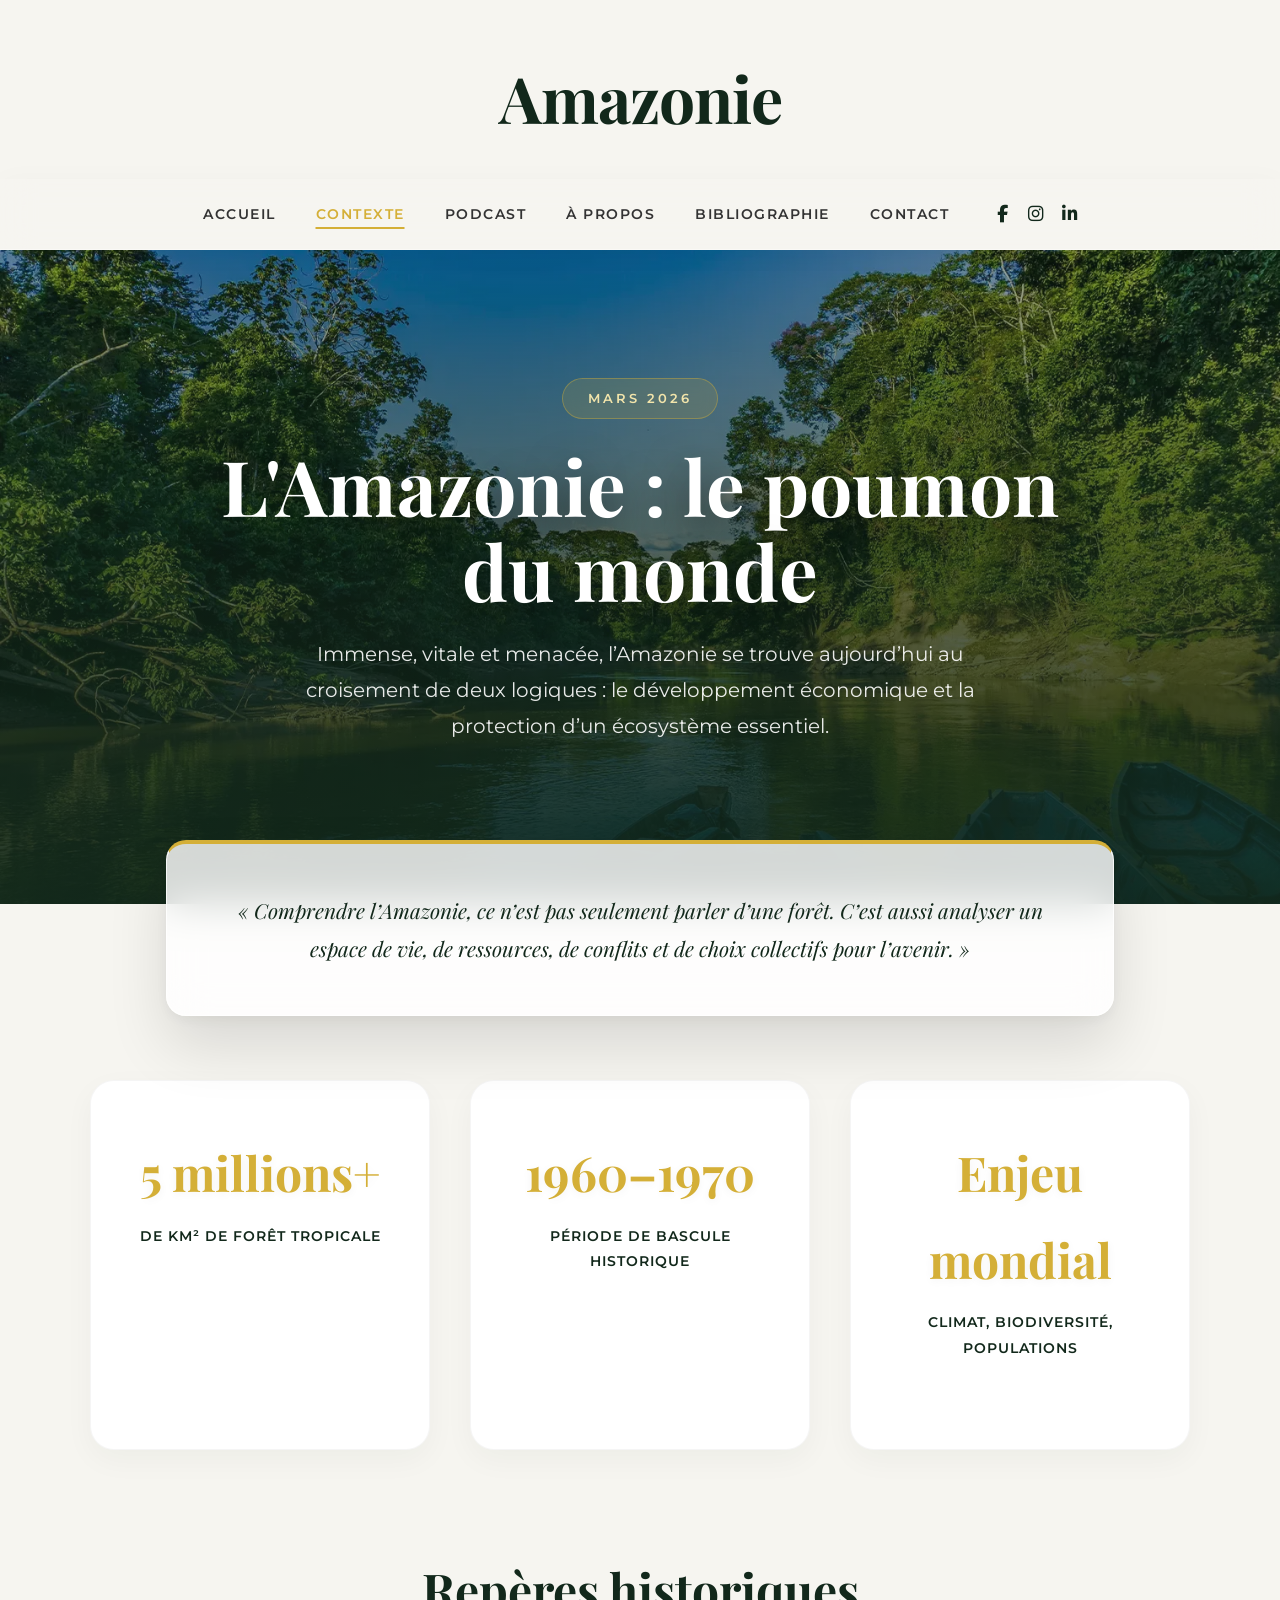
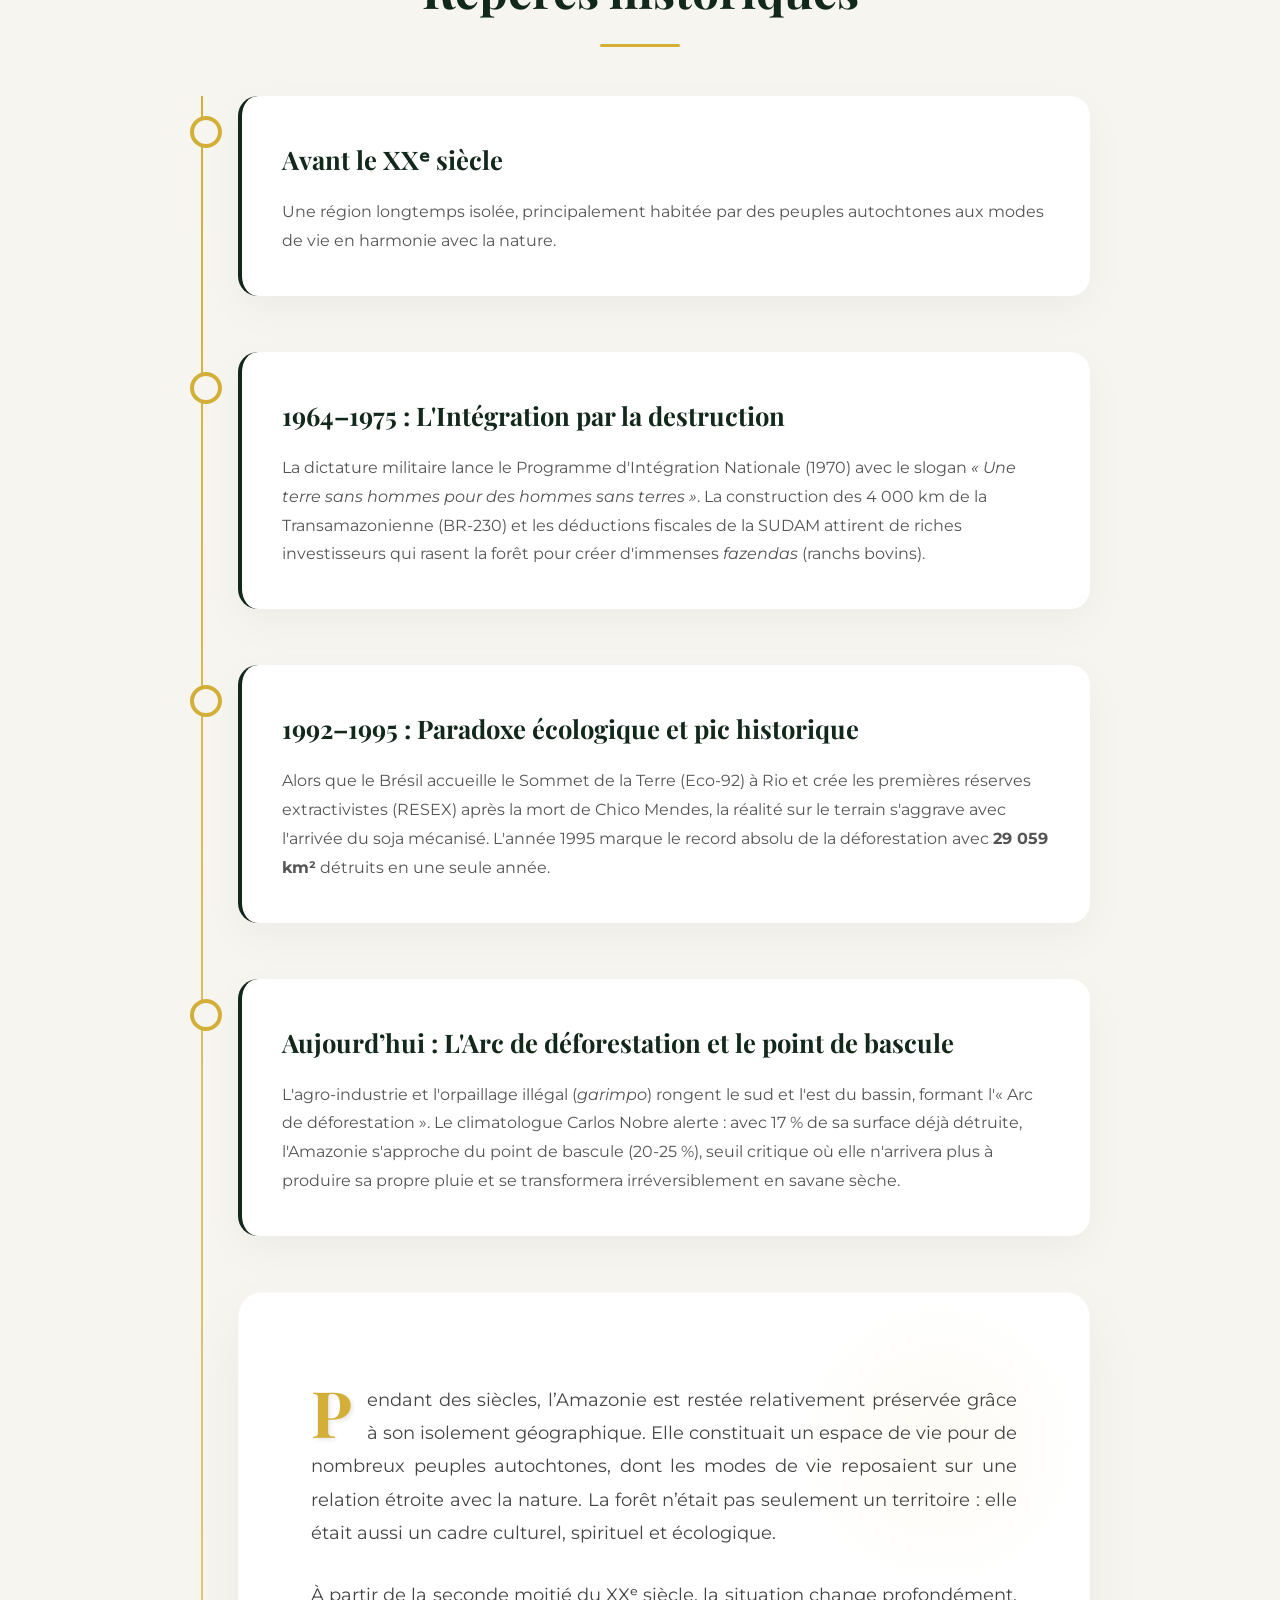
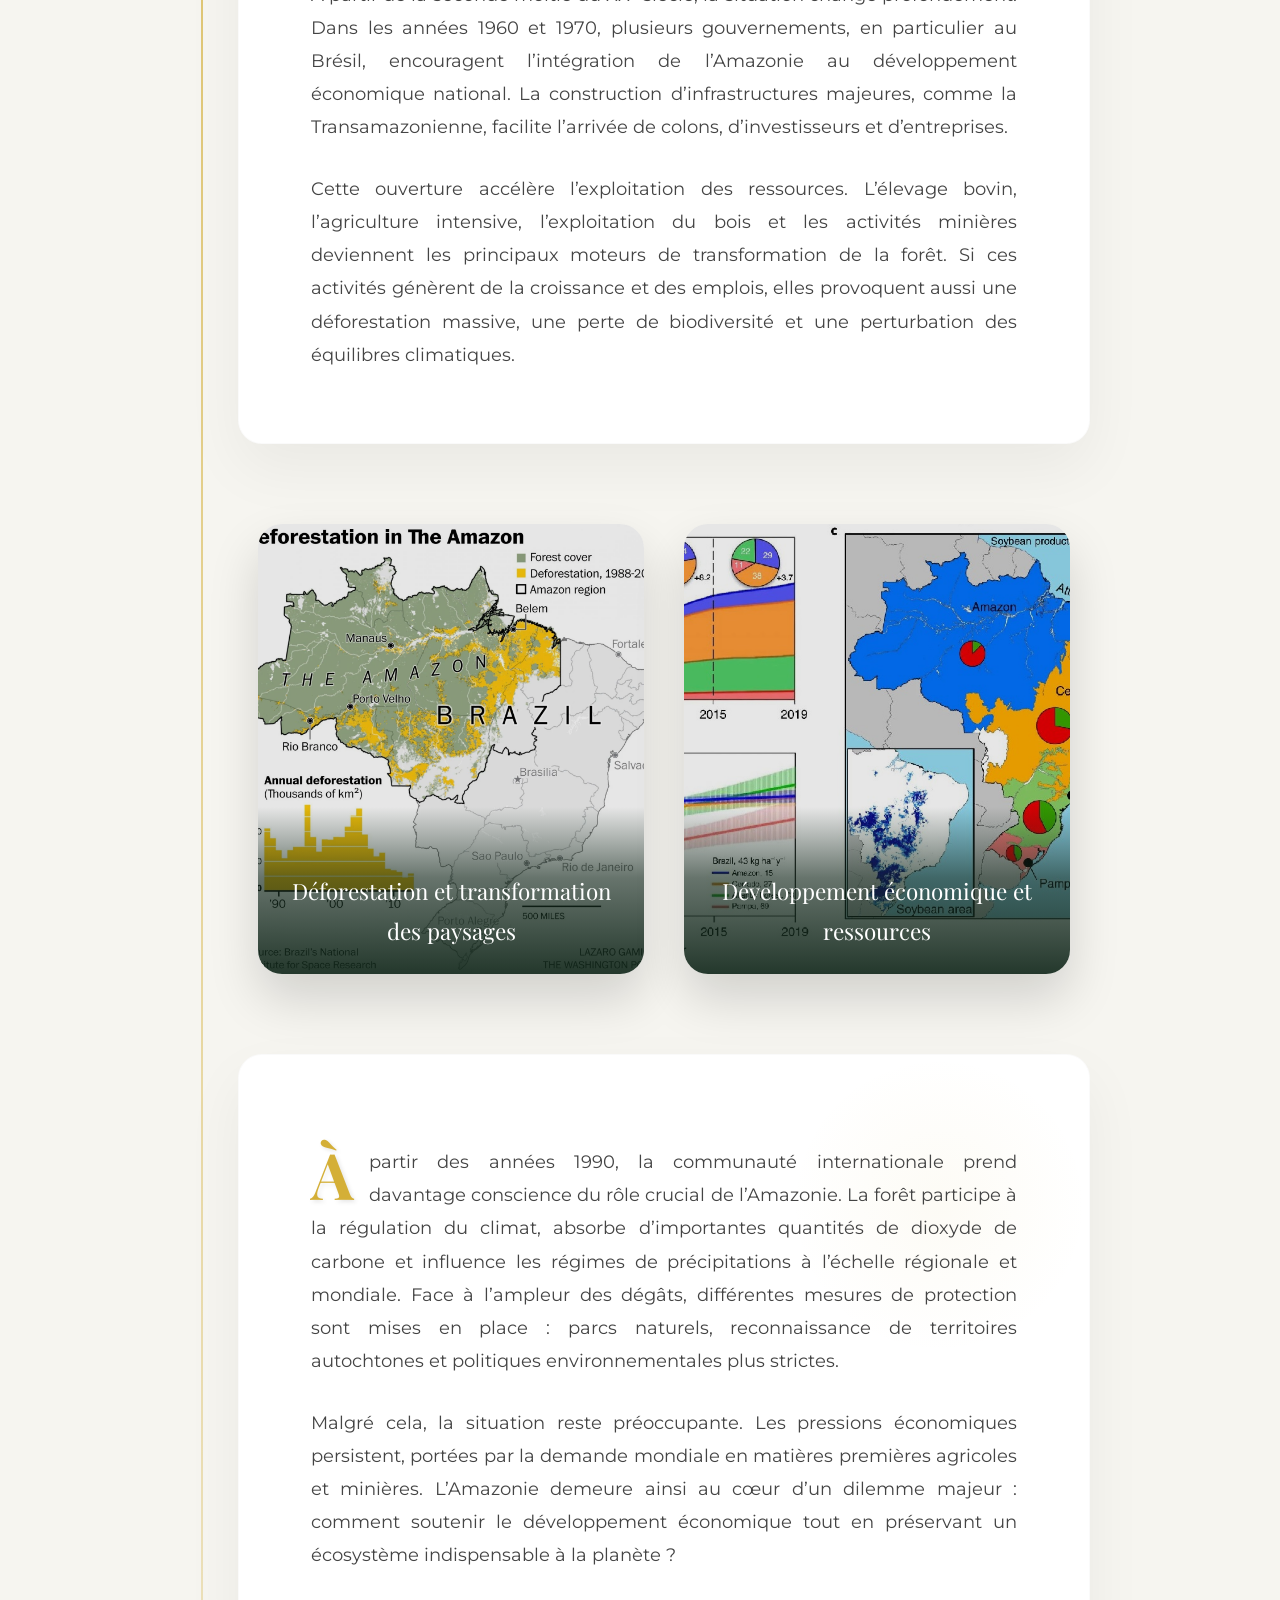
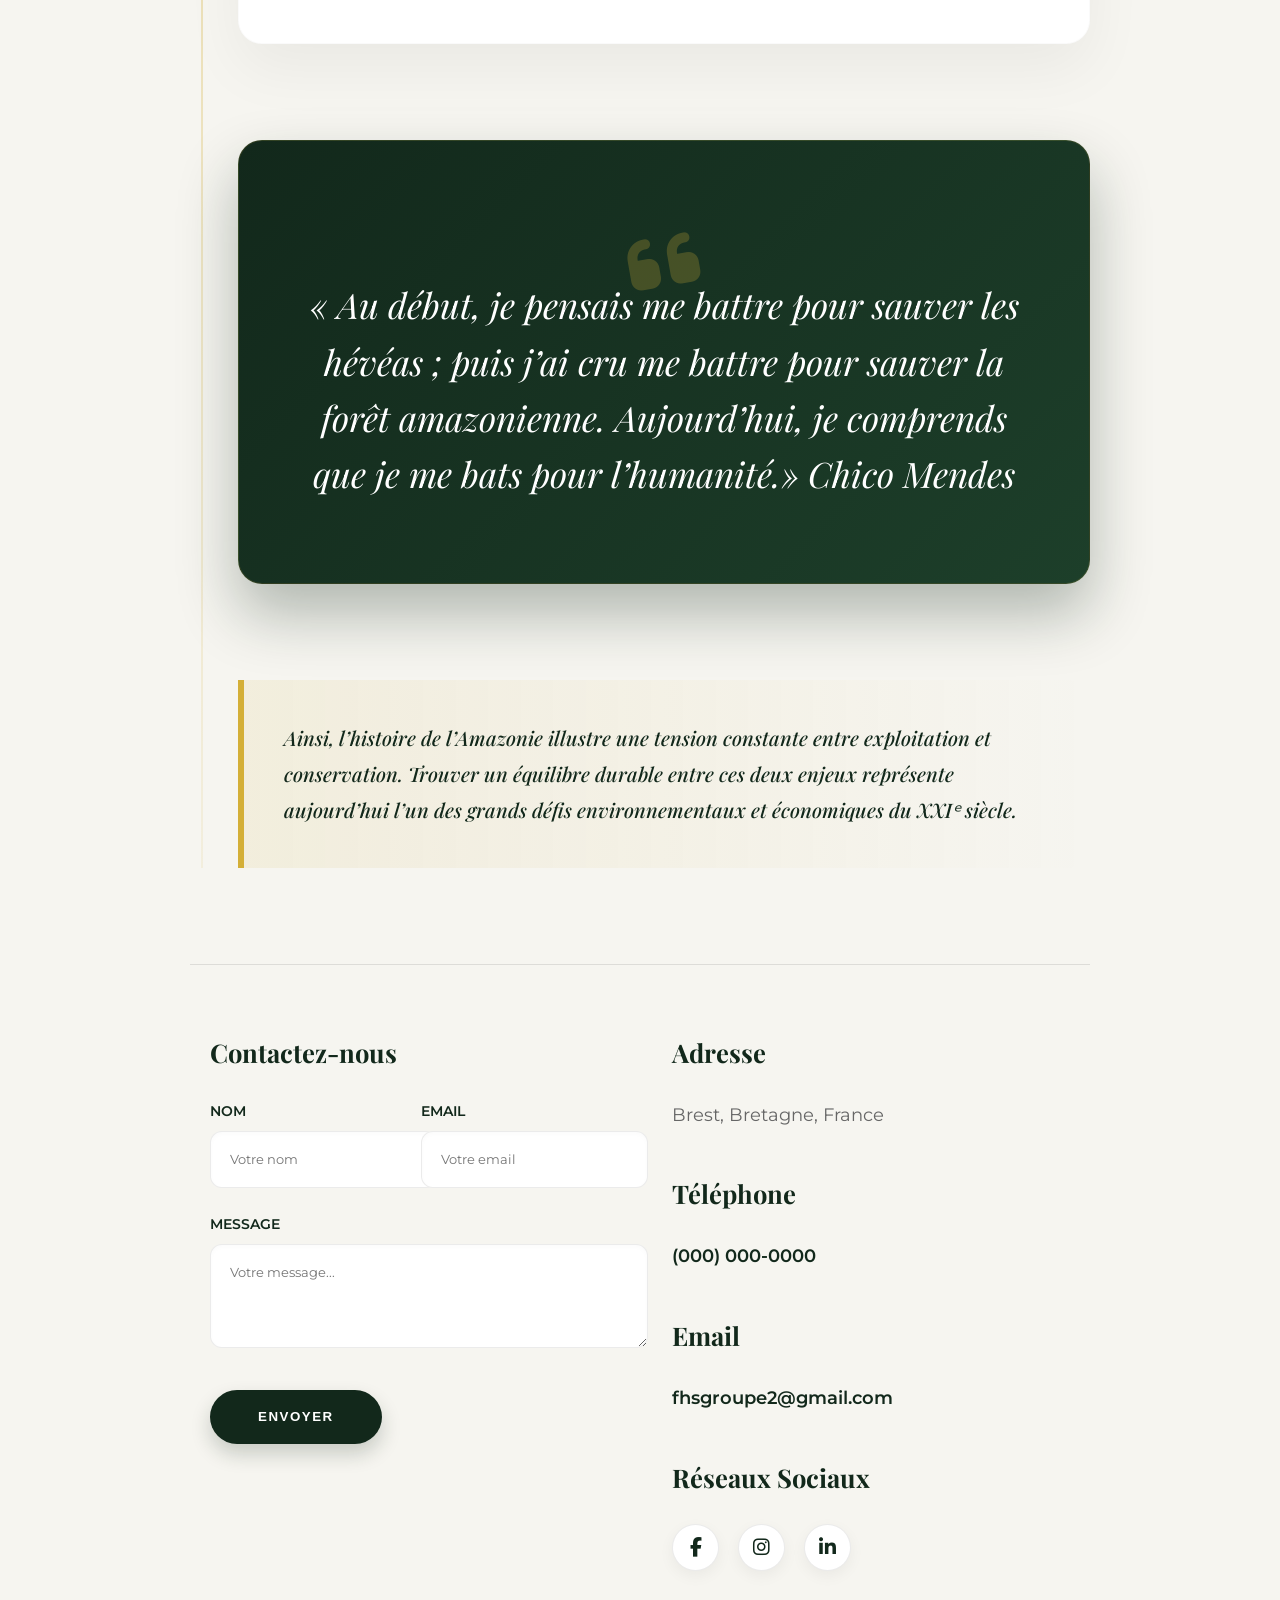
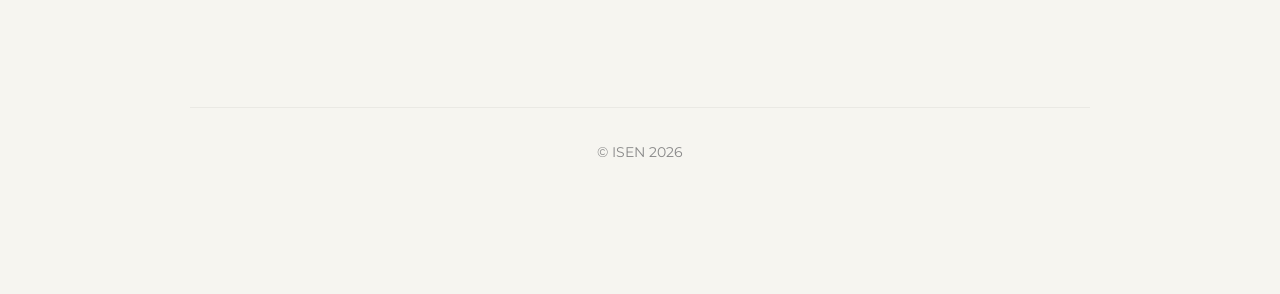
<file: generic.html>
<!DOCTYPE HTML>
<html lang="fr" style="scroll-behavior: smooth;">

<head>
	<title>Contexte - Amazonie</title>
	<meta charset="utf-8" />
	<meta name="viewport" content="width=device-width, initial-scale=1, user-scalable=no" />

	<link rel="preconnect" href="https://fonts.googleapis.com">
	<link rel="preconnect" href="https://fonts.gstatic.com" crossorigin>
	<link
		href="https://fonts.googleapis.com/css2?family=Playfair+Display:wght@400;600;700;800&family=Montserrat:wght@400;500;600&display=swap"
		rel="stylesheet">

	<link rel="stylesheet" href="https://cdnjs.cloudflare.com/ajax/libs/font-awesome/6.4.0/css/all.min.css" />

	<style>
		/* ===== PALETTE DE COULEURS ET VARIABLES ===== */
		:root {
			--bg-beige: #f6f5f0;
			--green-dark: #12281b;
			--green-mid: #1d3f2a;
			--green-light: #e0e8e3;
			--gold: #d4af37;
			--gold-light: #f3e5ab;
			--text-dark: #333333;
			--font-serif: 'Playfair Display', serif;
			--font-sans: 'Montserrat', sans-serif;
		}

		/* ===== BASE ===== */
		body {
			background-color: var(--bg-beige);
			font-family: var(--font-sans);
			margin: 0;
			padding: 0;
			color: var(--text-dark);
			line-height: 1.8;
			overflow-x: hidden;
		}

		/* Anti-lag Hardware Acceleration */
		.stat-box,
		.timeline-card,
		.visual-card,
		.content-panel {
			transform: translateZ(0);
			backface-visibility: hidden;
		}

		/* ===== ANIMATIONS GLOBALES (SOPHISTICATION) ===== */

		/* 1. Lévitation douce */
		@keyframes floatGentle {
			0% {
				transform: translateY(0px);
			}

			50% {
				transform: translateY(-12px);
			}

			100% {
				transform: translateY(0px);
			}
		}

		/* 2. Pulsation dorée */
		@keyframes pulseGold {
			0% {
				box-shadow: 0 0 0 0 rgba(212, 175, 55, 0.6);
			}

			70% {
				box-shadow: 0 0 0 15px rgba(212, 175, 55, 0);
			}

			100% {
				box-shadow: 0 0 0 0 rgba(212, 175, 55, 0);
			}
		}

		/* 3. Ken Burns Effect (Zoom lent image de fond) */
		@keyframes kenBurns {
			0% {
				transform: scale(1);
			}

			100% {
				transform: scale(1.15);
			}
		}

		/* 4. Classes pour l'apparition au défilement (JS) */
		.reveal {
			opacity: 0;
			transform: translateY(40px);
			transition: opacity 0.8s cubic-bezier(0.25, 0.46, 0.45, 0.94), transform 0.8s cubic-bezier(0.25, 0.46, 0.45, 0.94);
		}

		.reveal.active {
			opacity: 1;
			transform: translateY(0);
		}

		/* ===== CORRECTIF BUGS HTML5 UP ===== */
		#navPanel,
		#titleBar,
		.navPanelToggle,
		a[href="#navPanel"],
		a[href="#menu"] {
			display: none !important;
			visibility: hidden !important;
			height: 0 !important;
			margin: 0 !important;
			padding: 0 !important;
		}

		/* ===== EN-TÊTE ===== */
		#header {
			text-align: center;
			padding: 2.5rem 0 1.5rem 0;
			background: var(--bg-beige);
		}

		.logo {
			font-family: var(--font-serif);
			font-size: 4rem;
			color: var(--green-dark);
			text-decoration: none;
			font-weight: 700;
			letter-spacing: -1px;
		}

		/* ===== NAVIGATION (STICKY + GLASSMORPHISM) ===== */
		#nav {
			position: sticky;
			top: 0;
			z-index: 1000;
			display: flex;
			justify-content: center;
			align-items: center;
			padding: 1.2rem 2rem;
			background: rgba(246, 245, 240, 0.75);
			backdrop-filter: blur(16px);
			-webkit-backdrop-filter: blur(16px);
			box-shadow: 0 4px 30px rgba(0, 0, 0, 0.03);
			border-bottom: 1px solid rgba(255, 255, 255, 0.4);
			flex-wrap: wrap;
			transition: all 0.4s ease;
		}

		#nav .links {
			list-style: none;
			display: flex;
			gap: 2.5rem;
			margin: 0;
			padding: 0;
		}

		#nav .links li {
			position: relative;
		}

		#nav .links a {
			text-decoration: none;
			color: var(--text-dark);
			font-size: 0.85rem;
			font-weight: 600;
			text-transform: uppercase;
			letter-spacing: 1.5px;
			padding: 0.5rem 0;
			transition: color 0.3s;
		}

		#nav .links a::after {
			content: '';
			position: absolute;
			width: 0;
			height: 2px;
			bottom: 0;
			left: 50%;
			background-color: var(--gold);
			transition: all 0.3s ease;
			transform: translateX(-50%);
		}

		#nav .active a {
			color: var(--gold);
		}

		#nav .active a::after,
		#nav .links a:hover::after {
			width: 100%;
		}

		#nav .links a:hover {
			color: var(--gold);
		}

		#nav .icons {
			list-style: none;
			display: flex;
			gap: 1.2rem;
			margin: 0 0 0 3rem;
			padding: 0;
		}

		#nav .icons a {
			color: var(--green-dark);
			font-size: 1.1rem;
			transition: color 0.3s, transform 0.3s;
			display: inline-block;
		}

		#nav .icons a:hover {
			color: var(--gold);
			transform: translateY(-2px);
		}

		.mobile-toggle {
			display: none;
			background: none;
			border: none;
			color: var(--green-dark);
			font-size: 1.8rem;
			cursor: pointer;
			transition: color 0.3s;
		}

		.mobile-toggle:hover {
			color: var(--gold);
		}

		/* ===== HERO SECTION (AVEC KEN BURNS) ===== */
		.hero-amazon {
			position: relative;
			background: linear-gradient(to bottom, rgba(18, 40, 27, 0.4), rgba(18, 40, 27, 0.95)),
				url('images/overlay_amazon.png') center/cover no-repeat;
			text-align: center;
			padding: 8rem 2rem 10rem 2rem;
			margin-bottom: 4rem;
		}

		/* L'image de fond est mise dans un pseudo-élément pour l'animer sans animer le texte */
		.hero-amazon::before {
			content: '';
			position: absolute;
			top: 0;
			left: 0;
			right: 0;
			bottom: 0;
			background: url('https://images.unsplash.com/photo-1518182170546-076616fdacaf?ixlib=rb-4.0.3&auto=format&fit=crop&w=1600&q=80') center/cover no-repeat;
			animation: kenBurns 25s ease-out infinite alternate;
			z-index: -2;
		}

		/* Voile assombrissant */
		.hero-amazon::after {
			content: '';
			position: absolute;
			top: 0;
			left: 0;
			right: 0;
			bottom: 0;
			background: linear-gradient(to bottom, rgba(18, 40, 27, 0.4), rgba(18, 40, 27, 0.95));
			z-index: -1;
		}

		.hero-content {
			position: relative;
			z-index: 1;
		}

		.hero-kicker {
			background: rgba(212, 175, 55, 0.15);
			border: 1px solid rgba(212, 175, 55, 0.4);
			backdrop-filter: blur(8px);
			color: var(--gold-light);
			border-radius: 30px;
			padding: 8px 25px;
			font-size: 0.8rem;
			text-transform: uppercase;
			letter-spacing: 3px;
			font-weight: 600;
			display: inline-block;
			margin-bottom: 1.5rem;
		}

		.hero-title {
			font-family: var(--font-serif);
			color: white;
			font-size: 4.8rem;
			line-height: 1.1;
			margin: 0 auto 1.5rem auto;
			max-width: 900px;
			text-shadow: 0 15px 40px rgba(0, 0, 0, 0.6);
		}

		.hero-subtitle {
			color: rgba(255, 255, 255, 0.9);
			font-size: 1.25rem;
			max-width: 760px;
			margin: 0 auto;
			line-height: 1.8;
			font-weight: 400;
		}

		/* ===== FLOATING INTRO CARD (LÉVITATION) ===== */
		.floating-card {
			position: relative;
			margin: -8rem auto 4rem auto;
			max-width: 850px;
			background: rgba(255, 255, 255, 0.82);
			backdrop-filter: blur(20px);
			-webkit-backdrop-filter: blur(20px);
			border: 1px solid rgba(255, 255, 255, 0.8);
			border-top: 4px solid var(--gold);
			border-radius: 20px;
			padding: 3rem;
			box-shadow: 0 30px 60px rgba(0, 0, 0, 0.12), 0 4px 15px rgba(0, 0, 0, 0.05);
			text-align: center;
			z-index: 10;
			animation: floatGentle 6s ease-in-out infinite;
			/* Animation de lévitation */
		}

		.floating-card p {
			margin: 0;
			font-size: 1.3rem;
			color: var(--green-dark);
			font-family: var(--font-serif);
			font-style: italic;
			line-height: 1.8;
		}

		/* ===== STATS STRIP (REFLET MÉTALLIQUE) ===== */
		.stats-container {
			max-width: 1100px;
			margin: 0 auto 6rem auto;
			padding: 0 20px;
		}

		.stats-strip {
			display: grid;
			grid-template-columns: repeat(3, 1fr);
			gap: 2.5rem;
		}

		.stat-box {
			position: relative;
			background: white;
			border-radius: 24px;
			padding: 3rem 2rem;
			text-align: center;
			box-shadow: 0 10px 30px rgba(18, 40, 27, 0.04);
			border: 1px solid rgba(0, 0, 0, 0.04);
			overflow: hidden;
			transition: all 0.6s cubic-bezier(0.16, 1, 0.3, 1);
			min-height: 220px;
			display: flex;
			flex-direction: column;
			justify-content: flex-start;
		}

		/* Le fond sombre au survol */
		.stat-box::before {
			content: "";
			position: absolute;
			top: 0;
			left: 0;
			right: 0;
			bottom: 0;
			background: linear-gradient(135deg, var(--green-dark), var(--green-mid));
			opacity: 0;
			transition: opacity 0.6s ease;
			z-index: 1;
		}

		/* L'éclat de lumière (Shimmer) au survol */
		.stat-box::after {
			content: '';
			position: absolute;
			top: 0;
			left: -100%;
			width: 50%;
			height: 100%;
			background: linear-gradient(to right, transparent, rgba(255, 255, 255, 0.2), transparent);
			transform: skewX(-25deg);
			z-index: 3;
			transition: 0.7s ease;
		}

		.stat-box:hover {
			transform: translateY(-15px);
			box-shadow: 0 40px 70px rgba(18, 40, 27, 0.2);
			border-color: var(--gold);
		}

		.stat-box:hover::before {
			opacity: 1;
		}

		.stat-box:hover::after {
			left: 150%;
			transition: 0.9s ease-out;
		}

		/* Déclenche l'éclat */

		.stat-box>div {
			position: relative;
			z-index: 2;
			transition: color 0.4s ease;
		}

		.stat-box h3 {
			font-family: var(--font-serif);
			font-size: 3rem;
			color: var(--gold);
			margin: 0 0 0.5rem 0;
			text-shadow: 0 2px 10px rgba(0, 0, 0, 0.05);
		}

		.stat-box .stat-short {
			font-weight: 600;
			color: var(--green-dark);
			text-transform: uppercase;
			letter-spacing: 1px;
			font-size: 0.9rem;
			margin: 0;
			transition: transform 0.5s ease;
		}

		.stat-box .stat-detail {
			margin-top: 1.5rem;
			font-size: 0.95rem;
			color: var(--gold-light);
			opacity: 0;
			transform: translateY(20px);
			max-height: 0;
			transition: all 0.6s cubic-bezier(0.16, 1, 0.3, 1);
			line-height: 1.7;
		}

		.stat-box:hover .stat-short {
			color: white;
			transform: translateY(-8px);
		}

		.stat-box:hover .stat-detail {
			opacity: 0.95;
			transform: translateY(0);
			max-height: 200px;
		}

		/* ===== TITRES DE SECTION ===== */
		.section-header {
			text-align: center;
			margin: 6rem 0 4rem 0;
		}

		.section-header h2 {
			font-family: var(--font-serif);
			color: var(--green-dark);
			font-size: 3rem;
			margin: 0;
			display: inline-block;
			position: relative;
		}

		.section-header h2::after {
			content: '';
			position: absolute;
			bottom: -15px;
			left: 50%;
			transform: translateX(-50%);
			width: 80px;
			height: 3px;
			background: var(--gold);
			border-radius: 2px;
		}

		/* ===== TIMELINE ÉLÉGANTE (PULSATION) ===== */
		.timeline-container {
			max-width: 900px;
			margin: 0 auto 6rem auto;
			padding: 0 20px;
		}

		.timeline {
			position: relative;
			padding-left: 3rem;
		}

		.timeline::before {
			content: "";
			position: absolute;
			left: 11px;
			top: 0;
			bottom: 0;
			width: 2px;
			background: linear-gradient(to bottom, var(--gold), rgba(212, 175, 55, 0.1));
		}

		.timeline-item {
			position: relative;
			margin-bottom: 3.5rem;
		}

		.timeline-item::before {
			content: "";
			position: absolute;
			left: -3rem;
			top: 20px;
			width: 24px;
			height: 24px;
			background: var(--bg-beige);
			border: 4px solid var(--gold);
			border-radius: 50%;
			z-index: 2;
			transition: all 0.4s ease;
			animation: pulseGold 2.5s infinite;
			/* L'effet de pulsation */
		}

		.timeline-item:hover::before {
			background: var(--gold);
			transform: scale(1.2);
			animation: none;
			box-shadow: 0 0 20px var(--gold);
		}

		.timeline-card {
			background: white;
			border-radius: 20px;
			padding: 2.5rem;
			box-shadow: 0 15px 40px rgba(0, 0, 0, 0.04);
			border-left: 4px solid var(--green-dark);
			transition: transform 0.4s cubic-bezier(0.16, 1, 0.3, 1), box-shadow 0.4s ease;
		}

		.timeline-card:hover {
			transform: translateX(15px);
			box-shadow: 0 25px 50px rgba(0, 0, 0, 0.08);
			border-left-color: var(--gold);
		}

		.timeline-card h3 {
			font-family: var(--font-serif);
			color: var(--green-dark);
			font-size: 1.6rem;
			margin: 0 0 1rem 0;
		}

		.timeline-card p {
			margin: 0;
			color: #555;
		}

		/* ===== PANNEAUX DE TEXTE & IMAGES ===== */
		.content-panel {
			background: white;
			max-width: 1000px;
			margin: 0 auto 5rem auto;
			border-radius: 24px;
			padding: 4.5rem;
			box-shadow: 0 25px 60px rgba(0, 0, 0, 0.05);
			border: 1px solid rgba(0, 0, 0, 0.02);
			position: relative;
			overflow: hidden;
		}

		/* Subtil dégradé dans le coin du panneau */
		.content-panel::before {
			content: '';
			position: absolute;
			top: 0;
			right: 0;
			width: 300px;
			height: 300px;
			background: radial-gradient(circle, rgba(212, 175, 55, 0.05) 0%, transparent 70%);
			z-index: 0;
		}

		.content-panel p {
			position: relative;
			z-index: 1;
			font-size: 1.15rem;
			color: #444;
			margin-bottom: 1.8rem;
			text-align: justify;
		}

		.content-panel p:last-child {
			margin-bottom: 0;
		}

		.content-panel>p:first-of-type::first-letter {
			font-family: var(--font-serif);
			font-size: 4rem;
			float: left;
			line-height: 0.9;
			padding-right: 15px;
			color: var(--gold);
			font-weight: bold;
			text-shadow: 2px 2px 4px rgba(0, 0, 0, 0.1);
		}

		.visual-pair {
			display: grid;
			grid-template-columns: 1fr 1fr;
			gap: 2.5rem;
			max-width: 1000px;
			margin: 0 auto 5rem auto;
			padding: 0 20px;
		}

		.visual-card {
			position: relative;
			border-radius: 24px;
			overflow: hidden;
			box-shadow: 0 25px 50px rgba(0, 0, 0, 0.15);
		}

		.visual-card img {
			width: 100%;
			height: 450px;
			object-fit: cover;
			display: block;
			transition: transform 0.8s cubic-bezier(0.16, 1, 0.3, 1);
			filter: brightness(0.9);
		}

		.visual-card:hover img {
			transform: scale(1.1);
			filter: brightness(1);
		}

		.visual-card .caption {
			position: absolute;
			bottom: 0;
			left: 0;
			right: 0;
			background: linear-gradient(to top, rgba(18, 40, 27, 0.95), rgba(18, 40, 27, 0.6) 60%, transparent);
			padding: 4rem 2rem 2rem 2rem;
			color: white;
			font-family: var(--font-serif);
			font-size: 1.4rem;
			text-align: center;
			transform: translateY(10px);
			transition: transform 0.4s ease;
		}

		.visual-card:hover .caption {
			transform: translateY(0);
		}

		/* ===== CITATION SPECATCULAIRE ===== */

		/* ===== SECTION VIDÉO EMBED ===== */
		.video-section {
			max-width: 1000px;
			margin: 0 auto 5rem auto;
			padding: 0 20px;
		}

		.video-header {
			text-align: center;
			margin-bottom: 2rem;
		}

		.video-header h2 {
			font-family: var(--font-serif);
			color: var(--green-dark);
			font-size: 2.2rem;
			margin: 0 0 0.5rem 0;
		}

		.video-header p {
			color: #666;
			font-size: 1.1rem;
			margin: 0;
		}

		.video-wrapper {
			position: relative;
			padding-bottom: 56.25%;
			/* Force le format 16:9 parfait */
			height: 0;
			overflow: hidden;
			border-radius: 24px;
			box-shadow: 0 25px 50px rgba(18, 40, 27, 0.15);
			border: 2px solid rgba(212, 175, 55, 0.15);
			background: #000;
			transform: translateZ(0);
			/* Anti-lag */
			transition: all 0.5s cubic-bezier(0.16, 1, 0.3, 1);
		}

		.video-wrapper:hover {
			transform: translateY(-10px);
			box-shadow: 0 35px 60px rgba(18, 40, 27, 0.25);
			border-color: var(--gold);
		}

		.video-wrapper iframe {
			position: absolute;
			top: 0;
			left: 0;
			width: 100%;
			height: 100%;
			border: 0;
		}


		.quote-band {
			background: linear-gradient(135deg, var(--green-dark), var(--green-mid));
			max-width: 1000px;
			margin: 6rem auto;
			padding: 5rem 4rem;
			border-radius: 24px;
			text-align: center;
			position: relative;
			box-shadow: 0 30px 60px rgba(18, 40, 27, 0.3);
			border: 1px solid rgba(212, 175, 55, 0.15);
		}

		.quote-icon {
			font-size: 5rem;
			color: var(--gold);
			opacity: 0.25;
			margin-bottom: -1.5rem;
			display: block;
			transform: rotate(-10deg);
		}

		.quote-band blockquote {
			margin: 0;
			color: white;
			font-family: var(--font-serif);
			font-size: 2.2rem;
			font-style: italic;
			line-height: 1.6;
			position: relative;
			z-index: 1;
		}

		/* ===== CONCLUSION NOTE ===== */
		.final-note {
			background: linear-gradient(to right, rgba(212, 175, 55, 0.1), transparent);
			border-left: 6px solid var(--gold);
			max-width: 900px;
			margin: 0 auto 6rem auto;
			padding: 2.5rem;
			border-radius: 0 20px 20px 0;
		}

		.final-note p {
			margin: 0;
			color: var(--green-dark);
			font-size: 1.25rem;
			font-weight: 500;
			font-family: var(--font-serif);
			font-style: italic;
		}

		/* ===== FOOTER FORM & CONTACT ===== */
		#footer {
			max-width: 1000px;
			margin: 4rem auto 0 auto;
			padding: 4rem 20px;
			display: flex;
			flex-wrap: wrap;
			gap: 4rem;
			border-top: 1px solid rgba(0, 0, 0, 0.1);
		}

		#footer>section {
			flex: 1;
			min-width: 300px;
		}

		#footer h3 {
			font-family: var(--font-serif);
			color: var(--green-dark);
			font-size: 1.6rem;
			margin-top: 0;
			margin-bottom: 1.5rem;
		}

		.fields {
			display: flex;
			flex-wrap: wrap;
			gap: 1.5rem;
			margin-bottom: 2rem;
		}

		.field {
			flex: 1;
			min-width: 100%;
		}

		.field.half {
			min-width: calc(50% - 0.75rem);
		}

		#footer label {
			display: block;
			font-size: 0.85rem;
			font-weight: 600;
			text-transform: uppercase;
			color: var(--green-dark);
			margin-bottom: 0.5rem;
		}

		#footer input[type="text"],
		#footer textarea {
			width: 100%;
			padding: 1.2rem;
			border-radius: 12px;
			border: 1px solid rgba(0, 0, 0, 0.08);
			background: white;
			font-family: var(--font-sans);
			color: var(--text-dark);
			outline: none;
			transition: all 0.3s;
			box-shadow: inset 0 2px 5px rgba(0, 0, 0, 0.02);
		}

		#footer input[type="text"]:focus,
		#footer textarea:focus {
			border-color: var(--gold);
			box-shadow: inset 0 2px 5px rgba(0, 0, 0, 0.02), 0 0 10px rgba(212, 175, 55, 0.2);
		}

		.actions {
			list-style: none;
			padding: 0;
			margin: 0;
		}

		.actions input[type="submit"] {
			background: var(--green-dark);
			color: white;
			border: none;
			padding: 1.2rem 3rem;
			border-radius: 30px;
			font-weight: 600;
			text-transform: uppercase;
			letter-spacing: 1.5px;
			cursor: pointer;
			transition: all 0.3s;
			box-shadow: 0 10px 20px rgba(18, 40, 27, 0.2);
		}

		.actions input[type="submit"]:hover {
			background: var(--gold);
			color: var(--green-dark);
			transform: translateY(-3px);
			box-shadow: 0 15px 25px rgba(212, 175, 55, 0.3);
		}

		.split.contact section {
			margin-bottom: 2.5rem;
		}

		.split.contact p {
			margin: 0;
			color: #666;
			font-size: 1.1rem;
		}

		.split.contact a {
			color: var(--green-dark);
			text-decoration: none;
			font-weight: 600;
			transition: color 0.3s;
		}

		.split.contact a:hover {
			color: var(--gold);
		}

		.split.contact .icons {
			list-style: none;
			padding: 0;
			margin: 0;
			display: flex;
			gap: 1.2rem;
		}

		.split.contact .icons a {
			display: flex;
			justify-content: center;
			align-items: center;
			width: 45px;
			height: 45px;
			border-radius: 50%;
			background: white;
			border: 1px solid rgba(0, 0, 0, 0.08);
			color: var(--green-dark);
			transition: all 0.3s;
			font-size: 1.2rem;
			box-shadow: 0 5px 15px rgba(0, 0, 0, 0.05);
		}

		.split.contact .icons a:hover {
			background: var(--gold);
			color: white;
			border-color: var(--gold);
			transform: translateY(-5px);
			box-shadow: 0 10px 20px rgba(212, 175, 55, 0.3);
		}

		#copyright {
			text-align: center;
			padding: 2rem 20px;
			color: #888;
			font-size: 0.9rem;
			border-top: 1px solid rgba(0, 0, 0, 0.05);
			margin-top: 2rem;
		}

		#copyright ul {
			list-style: none;
			padding: 0;
			margin: 0;
			display: flex;
			justify-content: center;
			gap: 1rem;
		}

		#copyright a {
			color: var(--green-dark);
			text-decoration: none;
			font-weight: 500;
		}

		/* ===== RESPONSIVE ===== */
		@media screen and (max-width: 900px) {
			#nav {
				justify-content: space-between;
			}

			.mobile-toggle {
				display: block;
			}

			#nav .links {
				display: none;
				flex-direction: column;
				width: 100%;
				text-align: center;
				padding: 1rem 0;
				gap: 1.5rem;
			}

			#nav .links.active {
				display: flex;
			}

			#nav .icons {
				display: none;
			}

			.hero-amazon {
				padding: 6rem 1rem 8rem 1rem;
			}

			.hero-title {
				font-size: 3.2rem;
			}

			.floating-card {
				margin-top: -5rem;
				padding: 2rem;
			}

			.stats-strip {
				grid-template-columns: 1fr;
			}

			.timeline::before {
				left: 5px;
			}

			.timeline-item::before {
				left: -3.5rem;
			}

			.content-panel {
				padding: 2.5rem;
			}

			.visual-pair {
				grid-template-columns: 1fr;
			}

			.quote-band {
				padding: 4rem 2rem;
			}

			.quote-band blockquote {
				font-size: 1.6rem;
			}

			#footer {
				flex-direction: column;
				gap: 3rem;
			}

			.field.half {
				min-width: 100%;
			}
		}
	</style>
</head>

<body>
	<div id="wrapper">

		<header id="header">
			<a href="index.html" class="logo">Amazonie</a>
		</header>

		<nav id="nav">
			<button class="mobile-toggle" id="mobile-toggle-btn">
				<i class="fas fa-bars"></i>
			</button>
			<ul class="links" id="nav-links">
				<li><a href="index.html">ACCUEIL</a></li>
				<li class="active"><a href="generic.html">Contexte</a></li>
				<li><a href="elements.html">Podcast</a></li>
				<li><a href="apropos.html">À propos</a></li>
				<li><a href="bibliographie.html">Bibliographie</a></li>
				<li><a href="contacter.html">Contact</a></li>
			</ul>
			<ul class="icons">
				<li><a href="https://www.facebook.com/ISEN.Ouest/" target="_blank" rel="noopener noreferrer"><i
							class="fab fa-facebook-f"></i></a></li>
				<li><a href="https://www.instagram.com/isenbrest/" target="_blank" rel="noopener noreferrer"><i
							class="fab fa-instagram"></i></a></li>
				<li><a href="https://www.linkedin.com/company/isen-yncrea-ouest/" target="_blank"
						rel="noopener noreferrer"><i class="fab fa-linkedin-in"></i></a></li>
			</ul>
		</nav>

		<div id="main">

			<section class="hero-amazon">
				<div class="hero-content reveal">
					<div class="hero-kicker">Mars 2026</div>
					<h1 class="hero-title">L'Amazonie : le poumon du monde</h1>
					<p class="hero-subtitle">
						Immense, vitale et menacée, l’Amazonie se trouve aujourd’hui au croisement de deux logiques : le
						développement économique et la protection d’un écosystème essentiel.
					</p>
				</div>
			</section>

			<div class="floating-card reveal">
				<p>
					« Comprendre l’Amazonie, ce n’est pas seulement parler d’une forêt. C’est aussi analyser un espace
					de vie, de ressources, de conflits et de choix collectifs pour l’avenir. »
				</p>
			</div>

			<div class="stats-container">
				<div class="stats-strip">
					<div class="stat-box reveal" style="transition-delay: 0.1s;">
						<div>
							<h3>5 millions+</h3>
							<p class="stat-short">de km² de forêt tropicale</p>
							<p class="stat-detail">L’Amazonie constitue la plus vaste forêt tropicale du monde. Sa
								taille exceptionnelle en fait un espace essentiel pour la biodiversité et le climat
								mondiaux.</p>
						</div>
					</div>
					<div class="stat-box reveal" style="transition-delay: 0.2s;">
						<div>
							<h3>1960–1970</h3>
							<p class="stat-short">Période de bascule historique</p>
							<p class="stat-detail">C’est à cette époque que la région s’ouvre davantage aux routes, aux
								investissements et aux projets d’exploitation, marquant un tournant majeur.</p>
						</div>
					</div>
					<div class="stat-box reveal" style="transition-delay: 0.3s;">
						<div>
							<h3>Enjeu mondial</h3>
							<p class="stat-short">Climat, biodiversité, populations</p>
							<p class="stat-detail">Elle influence les régimes de pluie, abrite une biodiversité
								exceptionnelle et demeure un espace de vie pour de nombreuses communautés autochtones.
							</p>
						</div>
					</div>
				</div>
			</div>

			<div class="section-header reveal">
				<h2>Repères historiques</h2>
			</div>

			<div class="timeline-container">
				<div class="timeline">
					<div class="timeline-item reveal">
						<div class="timeline-card">
							<h3>Avant le XXᵉ siècle</h3>
							<p>Une région longtemps isolée, principalement habitée par des peuples autochtones aux modes
								de vie en harmonie avec la nature.</p>
						</div>
					</div>
					<div class="timeline-item reveal">
						<div class="timeline-card">
							<h3>1964–1975 : L'Intégration par la destruction</h3>
							<p>La dictature militaire lance le Programme d'Intégration Nationale (1970) avec le slogan
								<em>« Une terre sans hommes pour des hommes sans terres »</em>. La construction des 4
								000 km de la Transamazonienne (BR-230) et les déductions fiscales de la SUDAM attirent
								de riches investisseurs qui rasent la forêt pour créer d'immenses <em>fazendas</em>
								(ranchs bovins).
							</p>
						</div>
					</div>

					<div class="timeline-item reveal">
						<div class="timeline-card">
							<h3>1992–1995 : Paradoxe écologique et pic historique</h3>
							<p>Alors que le Brésil accueille le Sommet de la Terre (Eco-92) à Rio et crée les premières
								réserves extractivistes (RESEX) après la mort de Chico Mendes, la réalité sur le terrain
								s'aggrave avec l'arrivée du soja mécanisé. L'année 1995 marque le record absolu de la
								déforestation avec <strong>29 059 km²</strong> détruits en une seule année.</p>
						</div>
					</div>

					<div class="timeline-item reveal">
						<div class="timeline-card">
							<h3>Aujourd’hui : L'Arc de déforestation et le point de bascule</h3>
							<p>L'agro-industrie et l'orpaillage illégal (<em>garimpo</em>) rongent le sud et l'est du
								bassin, formant l'« Arc de déforestation ». Le climatologue Carlos Nobre alerte : avec
								17 % de sa surface déjà détruite, l'Amazonie s'approche du point de bascule (20-25 %),
								seuil critique où elle n'arrivera plus à produire sa propre pluie et se transformera
								irréversiblement en savane sèche.</p>
						</div>
					</div>

					<div class="content-panel reveal">
						<p>
							Pendant des siècles, l’Amazonie est restée relativement préservée grâce à son isolement
							géographique.
							Elle constituait un espace de vie pour de nombreux peuples autochtones, dont les modes de
							vie
							reposaient
							sur une relation étroite avec la nature. La forêt n’était pas seulement un territoire : elle
							était
							aussi
							un cadre culturel, spirituel et écologique.
						</p>
						<p>
							À partir de la seconde moitié du XXᵉ siècle, la situation change profondément. Dans les
							années 1960
							et 1970,
							plusieurs gouvernements, en particulier au Brésil, encouragent l’intégration de l’Amazonie
							au
							développement
							économique national. La construction d’infrastructures majeures, comme la Transamazonienne,
							facilite
							l’arrivée de colons, d’investisseurs et d’entreprises.
						</p>
						<p>
							Cette ouverture accélère l’exploitation des ressources. L’élevage bovin, l’agriculture
							intensive,
							l’exploitation du bois et les activités minières deviennent les principaux moteurs de
							transformation
							de la forêt. Si ces activités génèrent de la croissance et des emplois, elles provoquent
							aussi une
							déforestation massive, une perte de biodiversité et une perturbation des équilibres
							climatiques.
						</p>
					</div>

					<div class="visual-pair">
						<div class="visual-card reveal">
							<img src="images/deforestationmap.jpg" />
							<div class="caption">Déforestation et transformation des paysages</div>
						</div>
						<div class="visual-card reveal" style="transition-delay: 0.2s;">
							<img src="images/economieamazon.jpg" />
							<div class="caption">Développement économique et ressources</div>
						</div>
					</div>

					<div class="content-panel reveal">
						<p>
							À partir des années 1990, la communauté internationale prend davantage conscience du rôle
							crucial
							de l’Amazonie. La forêt participe à la régulation du climat, absorbe d’importantes quantités
							de
							dioxyde de carbone et influence les régimes de précipitations à l’échelle régionale et
							mondiale.
							Face à l’ampleur des dégâts, différentes mesures de protection sont mises en place : parcs
							naturels,
							reconnaissance de territoires autochtones et politiques environnementales plus strictes.
						</p>
						<p>
							Malgré cela, la situation reste préoccupante. Les pressions économiques persistent, portées
							par la
							demande mondiale en matières premières agricoles et minières. L’Amazonie demeure ainsi au
							cœur d’un
							dilemme majeur : comment soutenir le développement économique tout en préservant un
							écosystème
							indispensable à la planète ?
						</p>
					</div>

					<div class="quote-band reveal">
						<i class="fas fa-quote-left quote-icon"></i>
						<blockquote>
							« Au début, je pensais me battre pour sauver les hévéas ; puis j’ai cru me battre pour
							sauver la forêt amazonienne. Aujourd’hui, je comprends que je me bats pour l’humanité.»
							Chico Mendes
						</blockquote>
					</div>

					<div class="final-note reveal">
						<p>
							Ainsi, l’histoire de l’Amazonie illustre une tension constante entre exploitation et
							conservation.
							Trouver un équilibre durable entre ces deux enjeux représente aujourd’hui l’un des grands
							défis
							environnementaux et économiques du XXIᵉ siècle.
						</p>
					</div>

				</div>

				<footer id="footer">
					<section>
						<h3>Contactez-nous</h3>
						<form method="post" action="#">
							<div class="fields">
								<div class="field half">
									<label for="name">Nom</label>
									<input type="text" name="name" id="name" placeholder="Votre nom" />
								</div>
								<div class="field half">
									<label for="email">Email</label>
									<input type="text" name="email" id="email" placeholder="Votre email" />
								</div>
								<div class="field">
									<label for="message">Message</label>
									<textarea name="message" id="message" rows="4"
										placeholder="Votre message..."></textarea>
								</div>
							</div>
							<ul class="actions">
								<li><input type="submit" value="Envoyer" /></li>
							</ul>
						</form>
					</section>

					<section class="split contact">
						<section class="alt">
							<h3>Adresse</h3>
							<p>Brest, Bretagne, France</p>
						</section>
						<section>
							<h3>Téléphone</h3>
							<p><a href="#">(000) 000-0000</a></p>
						</section>
						<section>
							<h3>Email</h3>
							<p><a href="mailto:fhsgroupe2@gmail.com">fhsgroupe2@gmail.com</a></p>
						</section>
						<section>
							<h3>Réseaux Sociaux</h3>
							<ul class="icons">
								<li><a href="https://www.facebook.com/ISEN.Ouest/" target="_blank"
										rel="noopener noreferrer"><i class="fab fa-facebook-f"></i></a></li>
								<li><a href="https://www.instagram.com/isenbrest/" target="_blank"
										rel="noopener noreferrer"><i class="fab fa-instagram"></i></a></li>
								<li><a href="https://www.linkedin.com/company/isen-yncrea-ouest/" target="_blank"
										rel="noopener noreferrer"><i class="fab fa-linkedin-in"></i></a></li>
							</ul>
						</section>
					</section>
				</footer>

				<div id="copyright">
					<ul>
						<li>&copy; ISEN 2026</li>
					</ul>
				</div>

			</div>

			<script>
				document.addEventListener("DOMContentLoaded", function () {
					// --- Menu Mobile ---
					const mobileToggleBtn = document.getElementById("mobile-toggle-btn");
					const navLinks = document.getElementById("nav-links");

					if (mobileToggleBtn) {
						mobileToggleBtn.addEventListener("click", function () {
							navLinks.classList.toggle("active");
						});
					}

					// --- Animation au Défilement (Reveal on Scroll) ---
					const reveals = document.querySelectorAll('.reveal');

					const revealOptions = {
						threshold: 0.15, // 15% de l'élément doit être visible pour déclencher l'animation
						rootMargin: "0px 0px -50px 0px"
					};

					const revealOnScroll = new IntersectionObserver(function (entries, observer) {
						entries.forEach(entry => {
							if (entry.isIntersecting) {
								entry.target.classList.add('active');
								observer.unobserve(entry.target); // L'animation ne se joue qu'une fois
							}
						});
					}, revealOptions);

					reveals.forEach(reveal => {
						revealOnScroll.observe(reveal);
					});

					// Forcer l'apparition des éléments déjà en haut de page au chargement
					setTimeout(() => {
						reveals.forEach(reveal => {
							const rect = reveal.getBoundingClientRect();
							if (rect.top < window.innerHeight) {
								reveal.classList.add('active');
							}
						});
					}, 100);
				});
			</script>
</body>

</html>
</file>
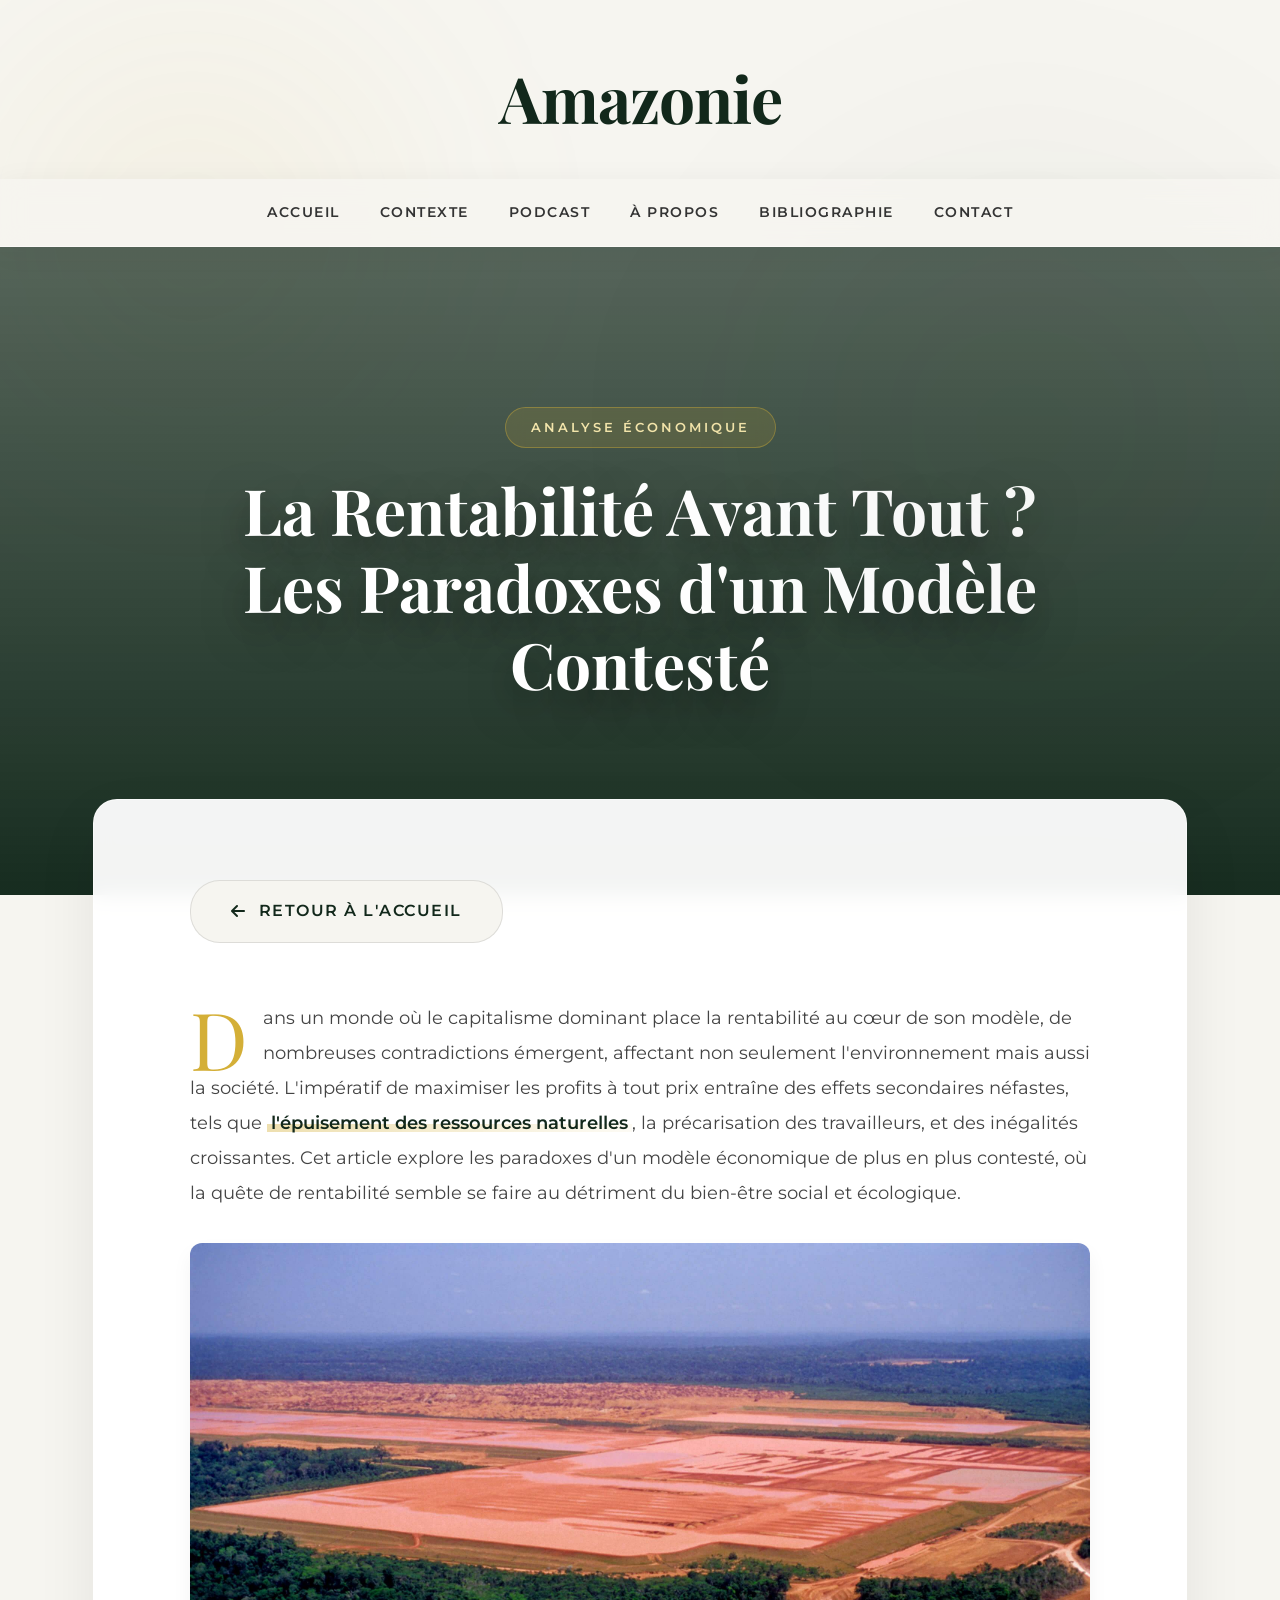
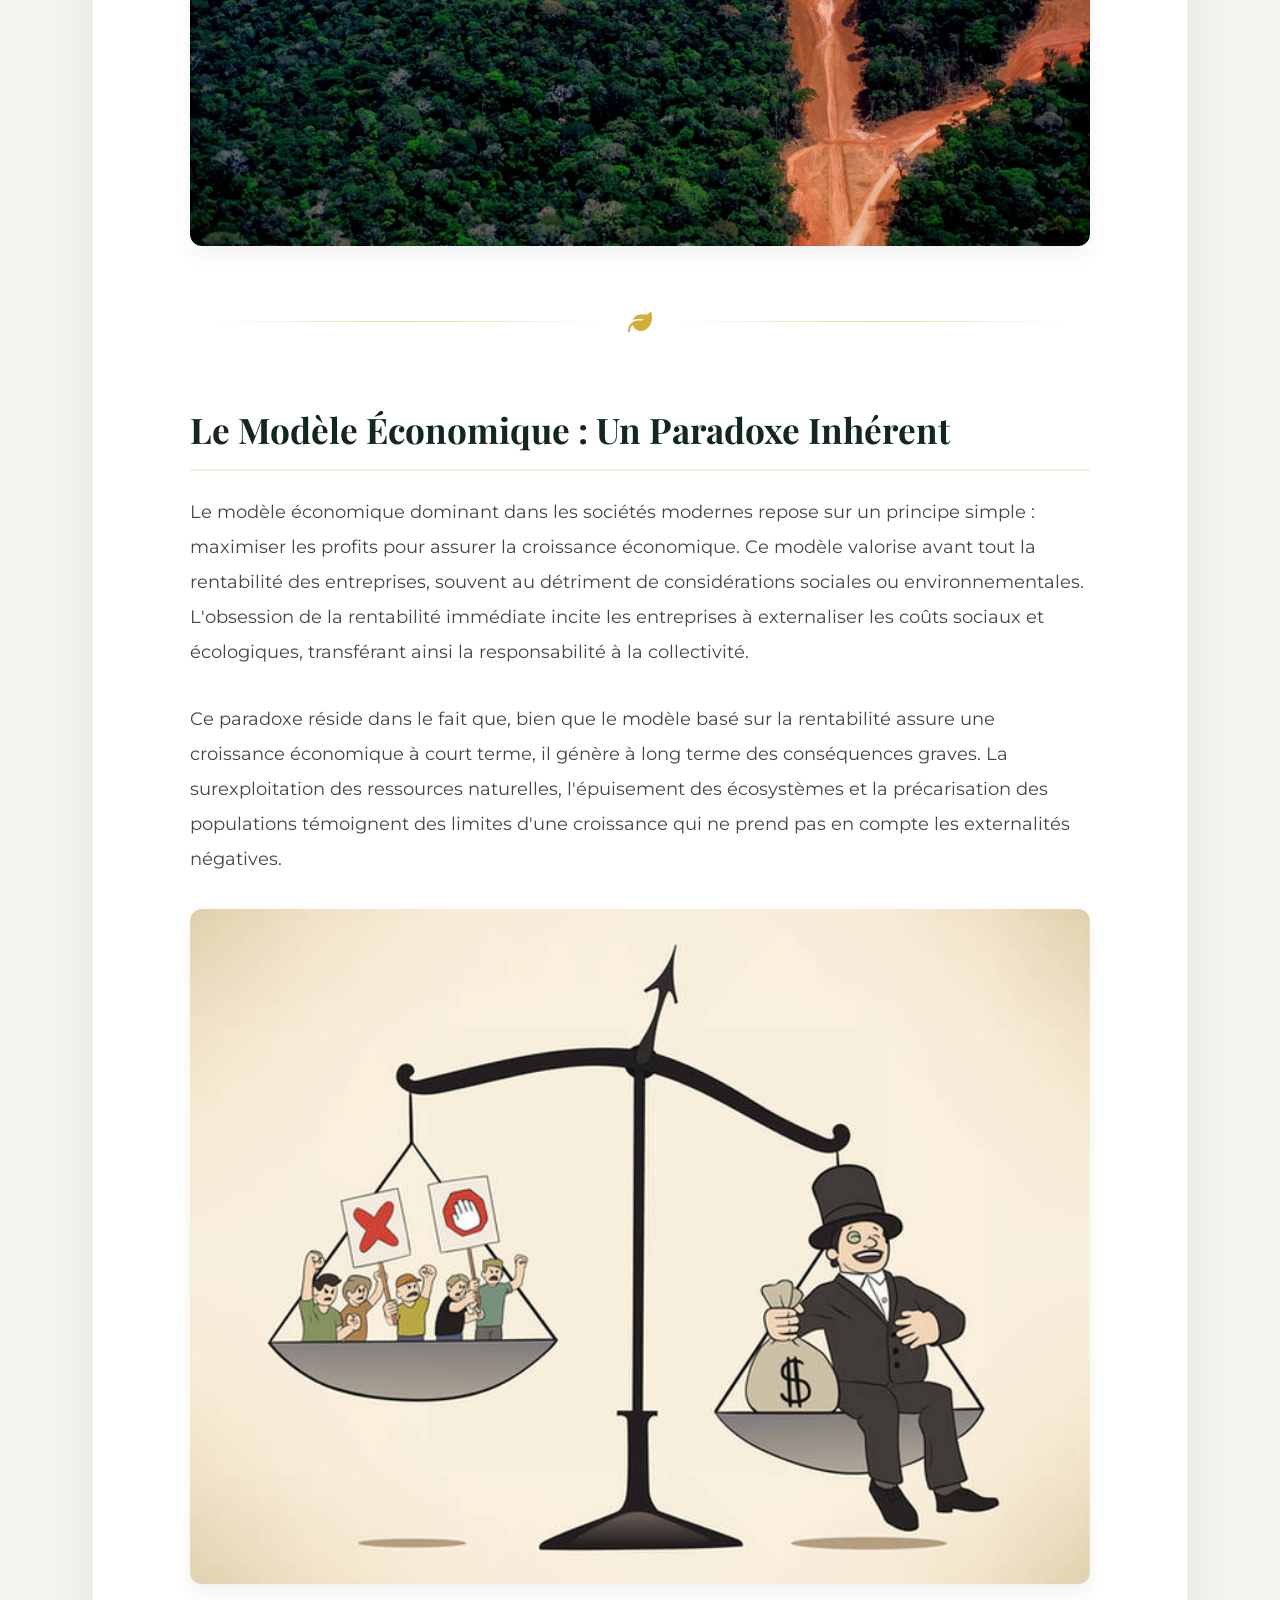
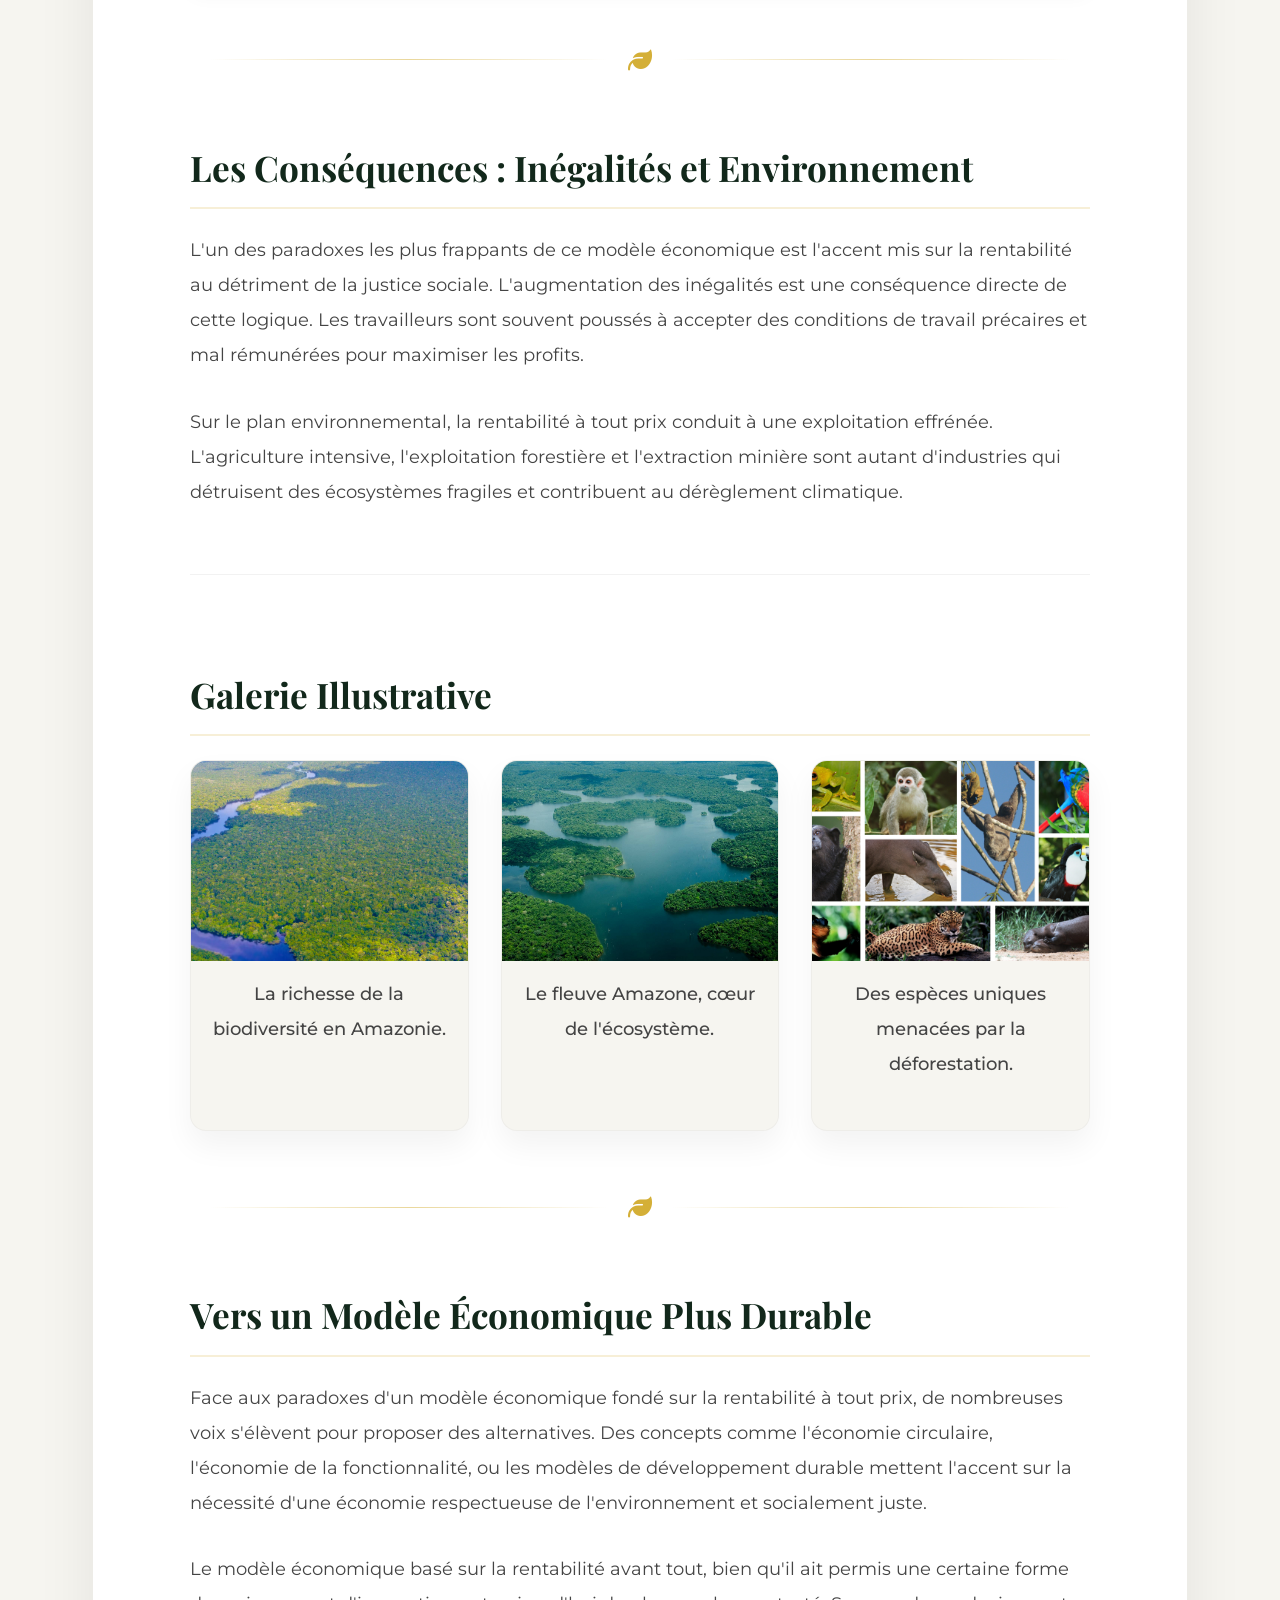
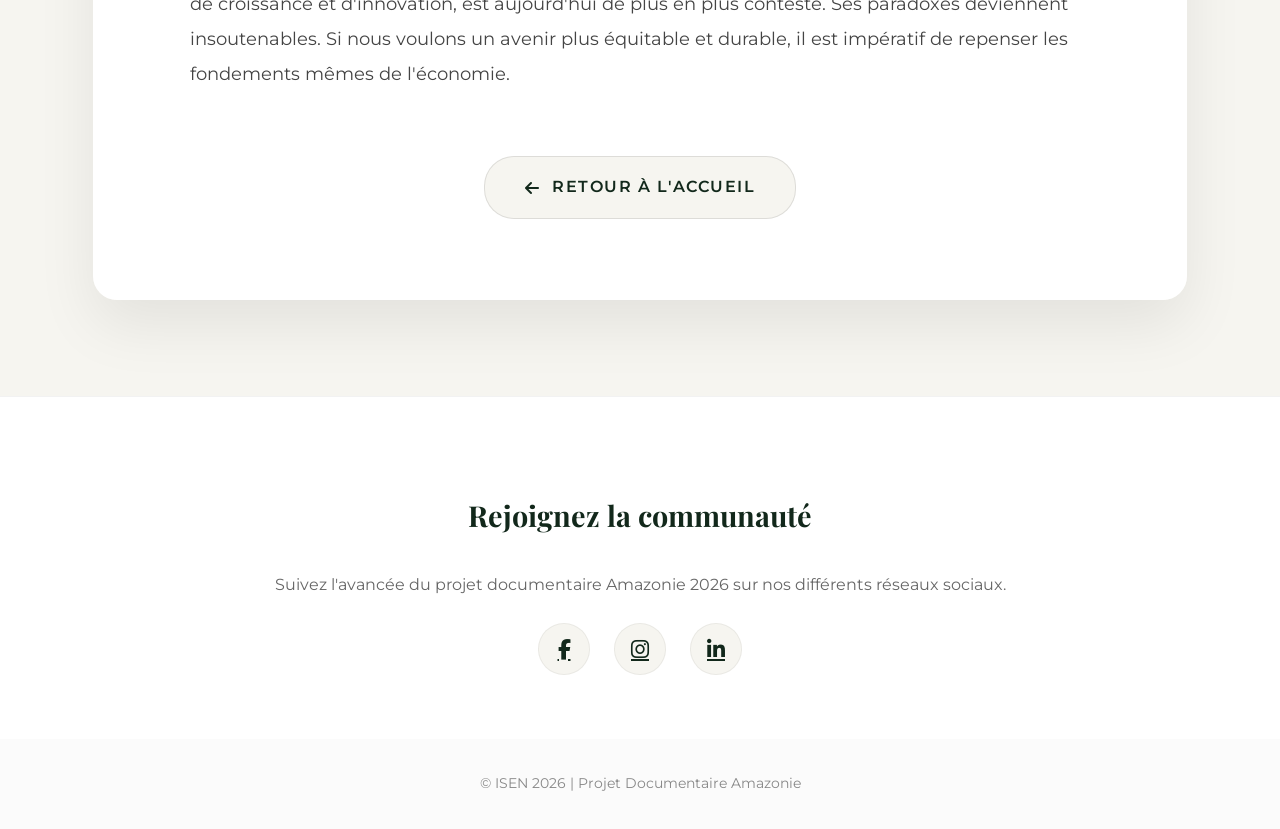
<file: article/article5.html>
<!DOCTYPE HTML>
<html lang="fr" style="scroll-behavior: smooth;">

<head>
    <title>Actualité - La Rentabilité Avant Tout</title>
    <meta charset="utf-8" />
    <meta name="viewport" content="width=device-width, initial-scale=1, user-scalable=no" />
    <meta name="description" content="Analyse critique du modèle économique centré sur la rentabilité, et les paradoxes qu'il engendre dans la société moderne.">

    <link rel="preconnect" href="https://fonts.googleapis.com">
    <link rel="preconnect" href="https://fonts.gstatic.com" crossorigin>
    <link href="https://fonts.googleapis.com/css2?family=Playfair+Display:wght@400;600;700;800&family=Montserrat:wght@400;500;600;700&display=swap" rel="stylesheet">

    <link rel="stylesheet" href="https://cdnjs.cloudflare.com/ajax/libs/font-awesome/6.4.0/css/all.min.css" />

    <style>
        /* ===== PALETTE DE COULEURS ET VARIABLES ===== */
        :root {
            --bg-beige: #f6f5f0;
            --green-dark: #12281b;
            --green-mid: #1d3f2a;
            --green-light: #e0e8e3;
            --gold: #d4af37;
            --gold-light: #f3e5ab;
            --text-dark: #333333;
            --font-serif: 'Playfair Display', serif;
            --font-sans: 'Montserrat', sans-serif;
        }

        /* ===== BASE ===== */
        body {
            background-color: var(--bg-beige);
            font-family: var(--font-sans);
            margin: 0; padding: 0;
            color: var(--text-dark);
            line-height: 1.8;
            overflow-x: hidden;
        }

        /* ===== LUEURS D'AMBIANCE EN FOND ===== */
        body::before, body::after {
            content: ''; position: fixed; border-radius: 50%; z-index: 0; pointer-events: none; filter: blur(90px);
        }
        body::before {
            top: -10%; left: -10%; width: 50vw; height: 50vw;
            background: radial-gradient(circle, rgba(212,175,55,0.08) 0%, transparent 70%);
        }
        body::after {
            bottom: 10%; right: -10%; width: 60vw; height: 60vw;
            background: radial-gradient(circle, rgba(18,40,27,0.06) 0%, transparent 70%);
        }

        /* ===== ANIMATION D'APPARITION (REVEAL) ===== */
        .reveal {
            opacity: 0; transform: translateY(40px);
            transition: opacity 0.8s cubic-bezier(0.25, 0.46, 0.45, 0.94), transform 0.8s cubic-bezier(0.25, 0.46, 0.45, 0.94);
        }
        .reveal.active { opacity: 1; transform: translateY(0); }

        /* ===== CORRECTIF BUGS HTML5 UP ===== */
        #navPanel, #titleBar, .navPanelToggle, a[href="#navPanel"], a[href="#menu"] {
            display: none !important; visibility: hidden !important;
        }

        /* ===== EN-TÊTE ===== */
        #header { text-align: center; padding: 2.5rem 0 1.5rem 0; background: transparent; position: relative; z-index: 10; }
        .logo { font-family: var(--font-serif); font-size: 4rem; color: var(--green-dark); text-decoration: none; font-weight: 700; letter-spacing: -1px; }

        /* ===== NAVIGATION (STICKY + VERRE DÉPOLI) ===== */
        #nav {
            position: sticky; top: 0; z-index: 1000;
            display: flex; justify-content: center; align-items: center;
            padding: 1.2rem 2rem; background: rgba(246, 245, 240, 0.85);
            backdrop-filter: blur(12px); -webkit-backdrop-filter: blur(12px);
            box-shadow: 0 4px 30px rgba(0, 0, 0, 0.05);
            border-bottom: 1px solid rgba(255, 255, 255, 0.5);
            flex-wrap: wrap; transition: all 0.3s ease;
        }

        #nav .links { list-style: none; display: flex; gap: 2.5rem; margin: 0; padding: 0; }
        #nav .links li { position: relative; }
        #nav .links a {
            text-decoration: none; color: var(--text-dark); font-size: 0.85rem; font-weight: 600;
            text-transform: uppercase; letter-spacing: 1.5px; padding: 0.5rem 0; transition: color 0.3s;
        }
        #nav .links a::after {
            content: ''; position: absolute; width: 0; height: 2px; bottom: 0; left: 50%;
            background-color: var(--gold); transition: all 0.3s ease; transform: translateX(-50%);
        }
        #nav .active a { color: var(--gold); }
        #nav .active a::after, #nav .links a:hover::after { width: 100%; }
        #nav .links a:hover { color: var(--gold); }

        .mobile-toggle { display: none; background: none; border: none; color: var(--green-dark); font-size: 1.8rem; cursor: pointer; transition: color 0.3s; }
        .mobile-toggle:hover { color: var(--gold); }

        /* ===== HERO ARTICLE ===== */
        .article-hero {
            position: relative; text-align: center; padding: 10rem 2rem 12rem 2rem;
        }
        .article-hero::before {
            content: ''; position: absolute; top: 0; left: 0; right: 0; bottom: 0;
            background: url('https://images.unsplash.com/photo-1486406146926-c627a92ad1ab?auto=format&fit=crop&w=1600&q=80') center/cover no-repeat;
            z-index: -2;
        }
        .article-hero::after {
            content: ''; position: absolute; top: 0; left: 0; right: 0; bottom: 0;
            background: linear-gradient(to bottom, rgba(18, 40, 27, 0.7), rgba(18, 40, 27, 0.98));
            z-index: -1;
        }

        .article-meta {
            background: rgba(212, 175, 55, 0.15); border: 1px solid rgba(212, 175, 55, 0.4); backdrop-filter: blur(8px);
            color: var(--gold-light); border-radius: 30px; padding: 8px 25px; font-size: 0.8rem;
            text-transform: uppercase; letter-spacing: 3px; font-weight: 600; display: inline-block; margin-bottom: 1.5rem;
        }

        .article-hero h1 { font-family: var(--font-serif); color: white; font-size: 4rem; line-height: 1.2; margin: 0 auto; max-width: 900px; text-shadow: 0 15px 40px rgba(0,0,0,0.6); }

        /* ===== CONTENU DE L'ARTICLE ===== */
        .article-container {
            max-width: 900px; margin: -6rem auto 6rem auto; background: rgba(255, 255, 255, 0.95);
            backdrop-filter: blur(10px); padding: 5rem 6rem; border-radius: 24px;
            box-shadow: 0 25px 60px rgba(0,0,0,0.08); border: 1px solid rgba(255, 255, 255, 0.5);
            position: relative; z-index: 10;
        }

        .dropcap {
            float: left; font-family: var(--font-serif); font-size: 5rem; line-height: 0.8;
            color: var(--gold); margin-right: 15px; margin-top: 5px;
        }

        .article-container p { font-size: 1.15rem; color: #444; line-height: 1.9; margin-bottom: 2rem; }
        .article-container h2 { font-family: var(--font-serif); color: var(--green-dark); font-size: 2.2rem; margin: 3.5rem 0 1.5rem 0; border-bottom: 2px solid rgba(212, 175, 55, 0.2); padding-bottom: 0.5rem; }
        
        /* EFFET DE LÉVITATION SUR LES IMAGES */
        .article-inline-image {
            width: 100%; height: auto; border-radius: 12px; box-shadow: 0 10px 20px rgba(0,0,0,0.05);
            margin: 2rem 0; display: block; transition: transform 0.4s ease, box-shadow 0.4s ease;
        }
        .article-inline-image:hover { transform: translateY(-8px) scale(1.02); box-shadow: 0 25px 40px rgba(18, 40, 27, 0.15); }

        /* SURLIGNAGE MAGAZINE */
        .highlight-gold {
            background: linear-gradient(120deg, rgba(212, 175, 55, 0.4) 0%, rgba(212, 175, 55, 0.05) 100%);
            background-repeat: no-repeat; background-size: 100% 35%; background-position: 0 90%;
            font-weight: 600; color: var(--green-dark); transition: background-size 0.3s ease; padding: 0 4px;
        }
        .highlight-gold:hover { background-size: 100% 100%; }

        /* SÉPARATEUR ÉLÉGANT */
        .elegant-divider { display: flex; align-items: center; justify-content: center; margin: 4rem 0; color: var(--gold); opacity: 0.7; font-size: 1.5rem; }
        .elegant-divider::before, .elegant-divider::after { content: ''; height: 1px; background: linear-gradient(to right, transparent, var(--gold), transparent); flex: 1; margin: 0 20px; opacity: 0.5; }

        /* STYLE DU BOUTON RETOUR */
        .btn-back {
            display: inline-flex; align-items: center; gap: 12px; padding: 1rem 2.5rem;
            background: var(--bg-beige); color: var(--green-dark); text-decoration: none; font-weight: 600; text-transform: uppercase; letter-spacing: 1.5px;
            border-radius: 30px; border: 1px solid rgba(0,0,0,0.1); transition: all 0.3s ease;
        }
        .btn-back:hover { background: var(--gold); color: white; border-color: var(--gold); transform: translateX(-5px); box-shadow: 0 10px 20px rgba(212, 175, 55, 0.3); }

        /* ===== GALERIE INTÉGRÉE ===== */
        .gallery-section { margin-top: 4rem; padding-top: 2rem; border-top: 1px solid rgba(0,0,0,0.05); }
        .gallery-grid { display: grid; grid-template-columns: repeat(auto-fit, minmax(250px, 1fr)); gap: 2rem; }
        .gallery-item {
            overflow: hidden; border-radius: 16px; box-shadow: 0 15px 30px rgba(0, 0, 0, 0.05);
            background: var(--bg-beige); transition: transform 0.3s ease, box-shadow 0.3s ease; border: 1px solid rgba(0,0,0,0.03);
        }
        .gallery-item:hover { transform: translateY(-5px); box-shadow: 0 25px 50px rgba(212, 175, 55, 0.15); }
        .gallery-image {
            width: 100%; height: 200px; object-fit: cover; display: block;
        }
        .gallery-caption {
            padding: 1rem 1.2rem; font-size: 0.95rem; color: var(--green-dark);
            font-family: var(--font-sans); text-align: center; margin: 0; font-weight: 500;
        }

        /* ===== FOOTER ===== */
        #footer { background: white; padding: 4rem 20px; text-align: center; border-top: 1px solid rgba(0,0,0,0.05); position: relative; z-index: 10; }
        .footer-icons { list-style: none; padding: 0; margin: 1.5rem 0 0 0; display: flex; justify-content: center; gap: 1.5rem; }
        .footer-icons a { display: flex; justify-content: center; align-items: center; width: 50px; height: 50px; border-radius: 50%; background: var(--bg-beige); border: 1px solid rgba(0,0,0,0.05); color: var(--green-dark); transition: all 0.3s; font-size: 1.3rem; }
        .footer-icons a:hover { background: var(--gold); color: white; border-color: var(--gold); transform: translateY(-5px); box-shadow: 0 10px 20px rgba(212,175,55,0.3); }
        #copyright { text-align: center; padding: 2rem 20px; color: #888; font-size: 0.9rem; background: #fbfbfb; position: relative; z-index: 10; }

        /* ===== RESPONSIVE ===== */
        @media screen and (max-width: 900px) {
            .article-container { padding: 3rem 2rem; margin-top: -3rem; }
            .article-hero h1 { font-size: 2.5rem; }
            #nav { justify-content: space-between; }
            .mobile-toggle { display: block; }
            #nav .links { display: none; flex-direction: column; width: 100%; text-align: center; padding: 1rem 0; gap: 1.5rem; }
            #nav .links.active { display: flex; }
        }
    </style>
</head>

<body>

    <div id="wrapper">

        <header id="header">
            <a href="index.html" class="logo">Amazonie</a>
        </header>

        <nav id="nav">
            <button class="mobile-toggle" id="mobile-toggle-btn">
                <i class="fas fa-bars"></i>
            </button>
            <ul class="links" id="nav-links">
                <li><a href="../index.html">ACCUEIL</a></li>
                <li><a href="../generic.html">Contexte</a></li>
                <li><a href="../elements.html">Podcast</a></li>
                <li><a href="../apropos.html">À propos</a></li>
                <li><a href="../bibliographie.html">Bibliographie</a></li>
                <li><a href="../contacter.html">Contact</a></li>
            </ul>
        </nav>

        <div id="main">

            <section class="article-hero reveal">
                <div class="article-meta">Analyse Économique</div>
                <h1>La Rentabilité Avant Tout ? Les Paradoxes d'un Modèle Contesté</h1>
            </section>

            <div class="article-container reveal">
                
                <div style="text-align: left;">
                    <a href="../index.html" class="btn-back" style="margin-top: 0; margin-bottom: 2.5rem;"><i class="fas fa-arrow-left"></i> Retour à l'accueil</a>
                </div>

                <p><span class="dropcap">D</span>ans un monde où le capitalisme dominant place la rentabilité au cœur de son modèle, de nombreuses contradictions émergent, affectant non seulement l'environnement mais aussi la société. L'impératif de maximiser les profits à tout prix entraîne des effets secondaires néfastes, tels que <span class="highlight-gold">l'épuisement des ressources naturelles</span>, la précarisation des travailleurs, et des inégalités croissantes. Cet article explore les paradoxes d'un modèle économique de plus en plus contesté, où la quête de rentabilité semble se faire au détriment du bien-être social et écologique.</p>

                <img src="../images/deforestation.jpeg" alt="Exploitation économique" class="article-inline-image reveal">

                <div class="elegant-divider reveal"><i class="fas fa-leaf"></i></div>

                <h2 class="reveal">Le Modèle Économique : Un Paradoxe Inhérent</h2>
                <p class="reveal">Le modèle économique dominant dans les sociétés modernes repose sur un principe simple : maximiser les profits pour assurer la croissance économique. Ce modèle valorise avant tout la rentabilité des entreprises, souvent au détriment de considérations sociales ou environnementales. L'obsession de la rentabilité immédiate incite les entreprises à externaliser les coûts sociaux et écologiques, transférant ainsi la responsabilité à la collectivité.</p>
                <p class="reveal">Ce paradoxe réside dans le fait que, bien que le modèle basé sur la rentabilité assure une croissance économique à court terme, il génère à long terme des conséquences graves. La surexploitation des ressources naturelles, l'épuisement des écosystèmes et la précarisation des populations témoignent des limites d'une croissance qui ne prend pas en compte les externalités négatives.</p>

                <img src="../images/inegalite.jpg" alt="Inégalités sociales" class="article-inline-image reveal">

                <div class="elegant-divider reveal"><i class="fas fa-leaf"></i></div>

                <h2 class="reveal">Les Conséquences : Inégalités et Environnement</h2>
                <p class="reveal">L'un des paradoxes les plus frappants de ce modèle économique est l'accent mis sur la rentabilité au détriment de la justice sociale. L'augmentation des inégalités est une conséquence directe de cette logique. Les travailleurs sont souvent poussés à accepter des conditions de travail précaires et mal rémunérées pour maximiser les profits.</p>
                <p class="reveal">Sur le plan environnemental, la rentabilité à tout prix conduit à une exploitation effrénée. L'agriculture intensive, l'exploitation forestière et l'extraction minière sont autant d'industries qui détruisent des écosystèmes fragiles et contribuent au dérèglement climatique.</p>

                <section class="gallery-section reveal">
                    <h2>Galerie Illustrative</h2>
                    <div class="gallery-grid">
                        <div class="gallery-item">
                            <img src="../images/foret.jpg" alt="Forêt amazonienne" class="gallery-image">
                            <p class="gallery-caption">La richesse de la biodiversité en Amazonie.</p>
                        </div>
                        <div class="gallery-item">
                            <img src="../images/fleuve.jpg" alt="Rivière amazone" class="gallery-image">
                            <p class="gallery-caption">Le fleuve Amazone, cœur de l'écosystème.</p>
                        </div>
                        <div class="gallery-item">
                            <img src="../images/faune2.jpg" alt="Faune amazonienne" class="gallery-image">
                            <p class="gallery-caption">Des espèces uniques menacées par la déforestation.</p>
                        </div>
                    </div>
                </section>

                <div class="elegant-divider reveal"><i class="fas fa-leaf"></i></div>

                <h2 class="reveal">Vers un Modèle Économique Plus Durable</h2>
                <p class="reveal">Face aux paradoxes d'un modèle économique fondé sur la rentabilité à tout prix, de nombreuses voix s'élèvent pour proposer des alternatives. Des concepts comme l'économie circulaire, l'économie de la fonctionnalité, ou les modèles de développement durable mettent l'accent sur la nécessité d'une économie respectueuse de l'environnement et socialement juste.</p>

                <p class="reveal">Le modèle économique basé sur la rentabilité avant tout, bien qu'il ait permis une certaine forme de croissance et d'innovation, est aujourd'hui de plus en plus contesté. Ses paradoxes deviennent insoutenables. Si nous voulons un avenir plus équitable et durable, il est impératif de repenser les fondements mêmes de l'économie.</p>

                <div style="text-align: center; margin-top: 4rem;" class="reveal">
                    <a href="../index.html" class="btn-back"><i class="fas fa-arrow-left"></i> Retour à l'accueil</a>
                </div>

            </div>

        </div>

        <footer id="footer">
            <div class="footer-content">
                <h3 style="font-family: var(--font-serif); color: var(--green-dark); font-size: 1.8rem;">Rejoignez la communauté</h3>
                <p style="color: #666;">Suivez l'avancée du projet documentaire Amazonie 2026 sur nos différents réseaux sociaux.</p>
                <ul class="footer-icons">
                    <li><a href="https://www.facebook.com/ISEN.Ouest/" target="_blank"><i class="fab fa-facebook-f"></i></a></li>
                    <li><a href="https://www.instagram.com/isenbrest/" target="_blank"><i class="fab fa-instagram"></i></a></li>
                    <li><a href="https://www.linkedin.com/company/isen-yncrea-ouest/" target="_blank"><i class="fab fa-linkedin-in"></i></a></li>
                </ul>
            </div>
        </footer>

        <div id="copyright">
            &copy; ISEN 2026 | Projet Documentaire Amazonie
        </div>

    </div>

    <script>
        document.addEventListener("DOMContentLoaded", function () {
            const mobileToggleBtn = document.getElementById("mobile-toggle-btn");
            const navLinks = document.getElementById("nav-links");

            if (mobileToggleBtn) {
                mobileToggleBtn.addEventListener("click", function () {
                    navLinks.classList.toggle("active");
                });
            }

            const reveals = document.querySelectorAll('.reveal');
            const revealOptions = { threshold: 0.05, rootMargin: "0px 0px 50px 0px" };

            const revealOnScroll = new IntersectionObserver(function (entries, observer) {
                entries.forEach(entry => {
                    if (entry.isIntersecting) {
                        entry.target.classList.add('active');
                        observer.unobserve(entry.target);
                    }
                });
            }, revealOptions);

            reveals.forEach(reveal => revealOnScroll.observe(reveal));

            function forceReveal() {
                reveals.forEach(reveal => {
                    const rect = reveal.getBoundingClientRect();
                    if (rect.top < window.innerHeight + 200) {
                        reveal.classList.add('active');
                    }
                });
            }

            forceReveal();
            setTimeout(forceReveal, 200);
            setTimeout(forceReveal, 500);

            window.addEventListener('pageshow', forceReveal);
        });
    </script>
</body>
</html>
</file>
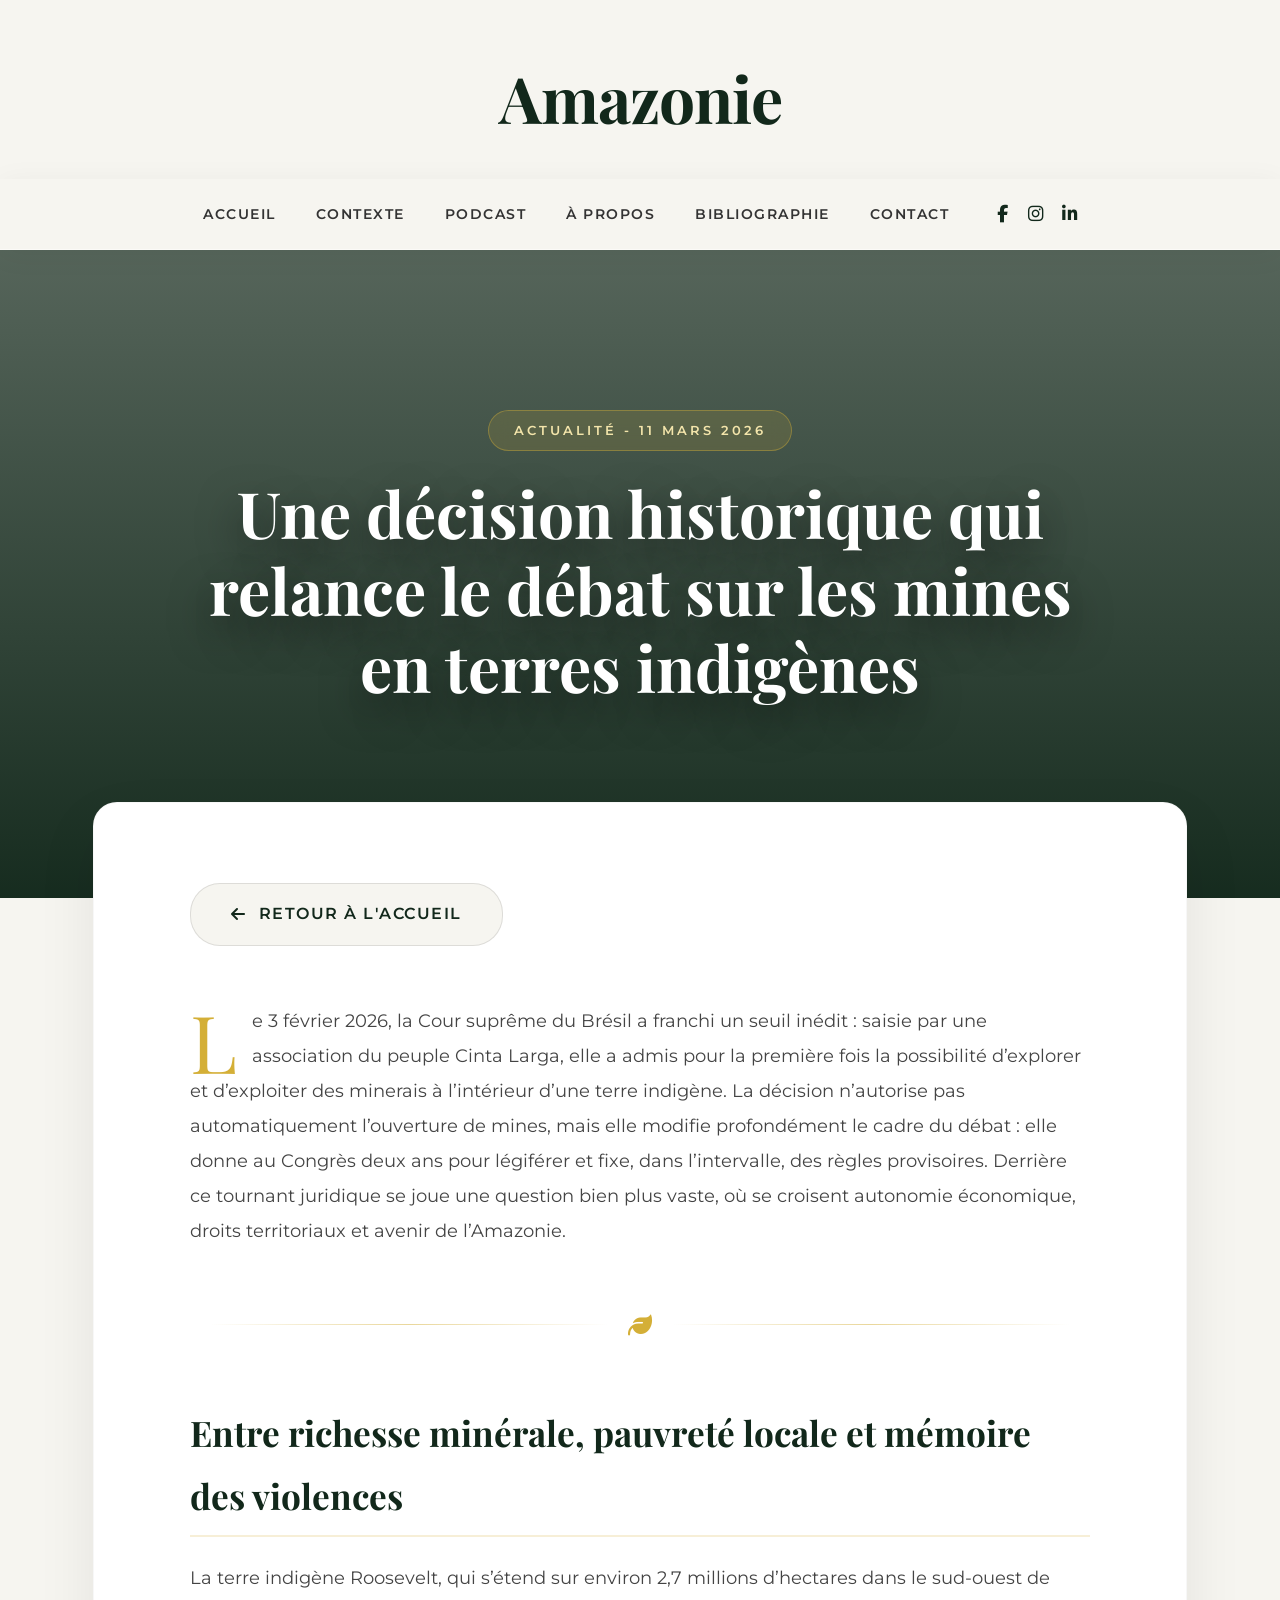
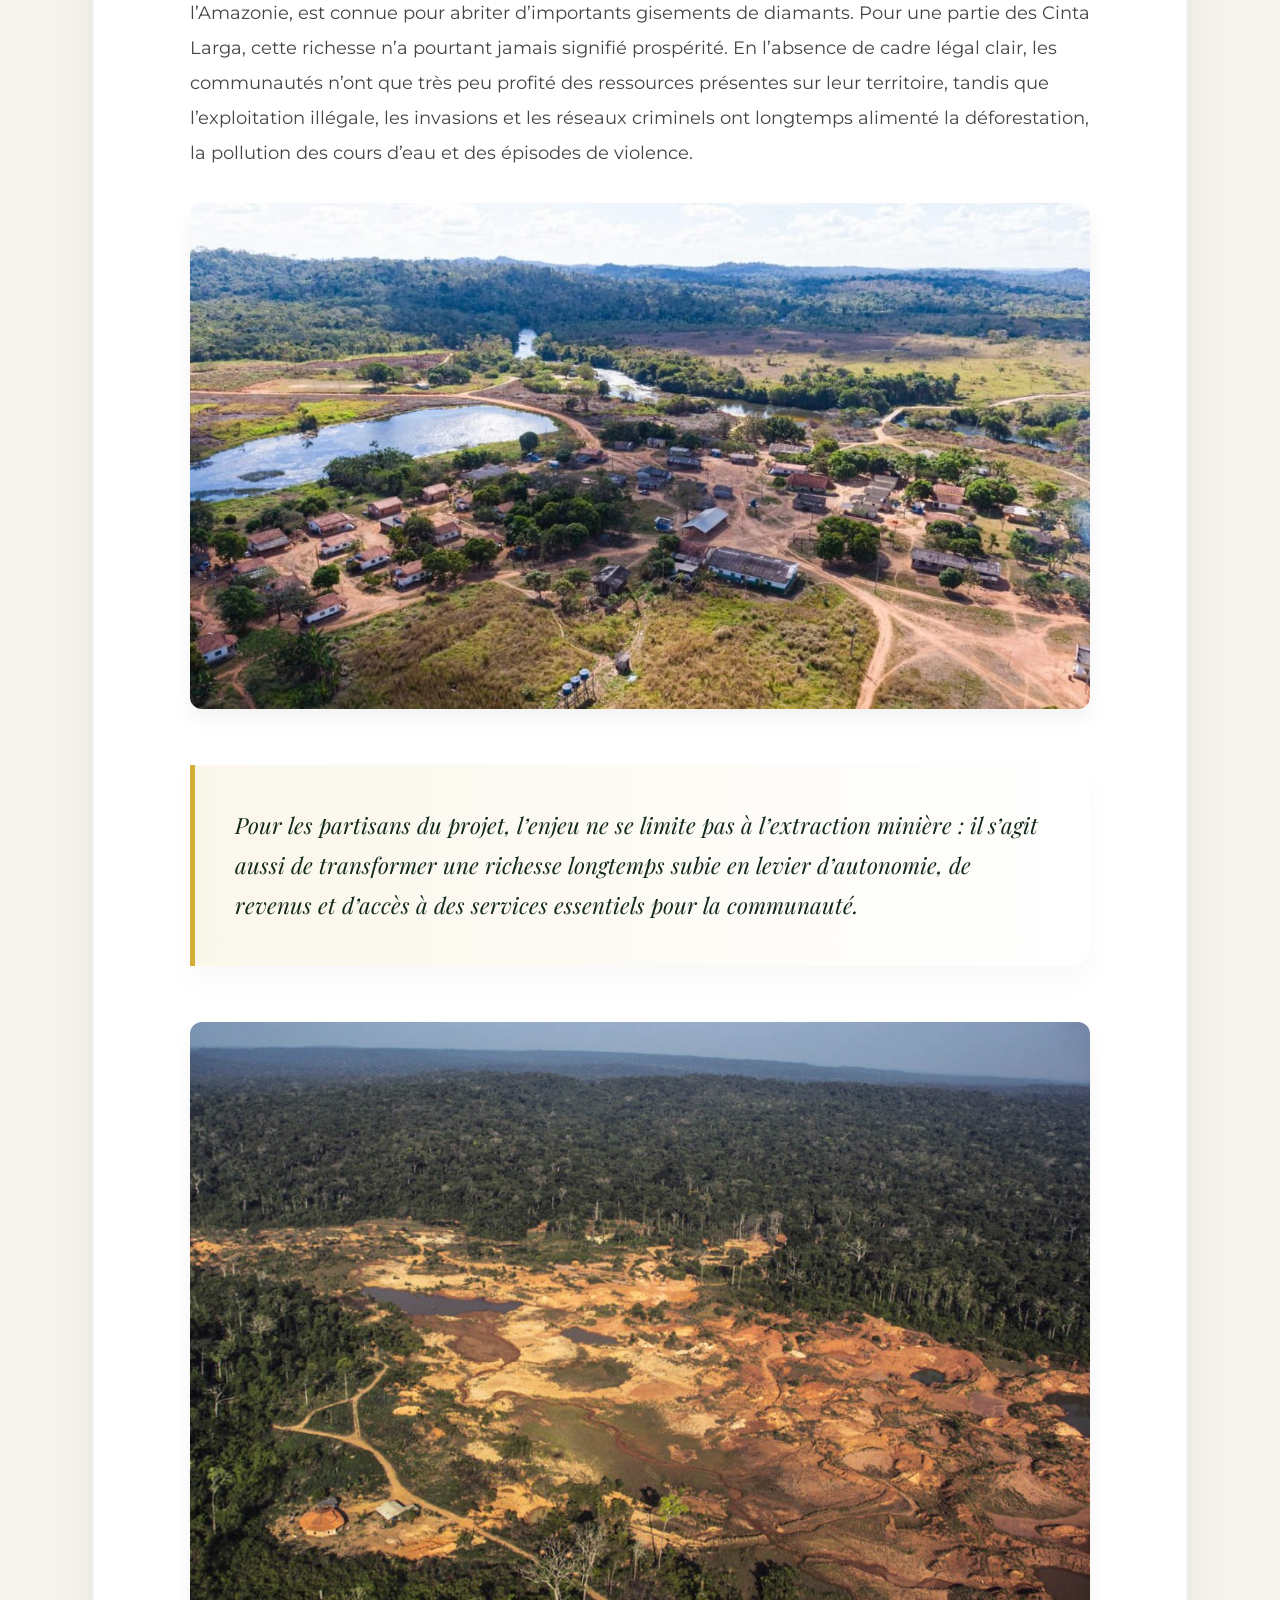
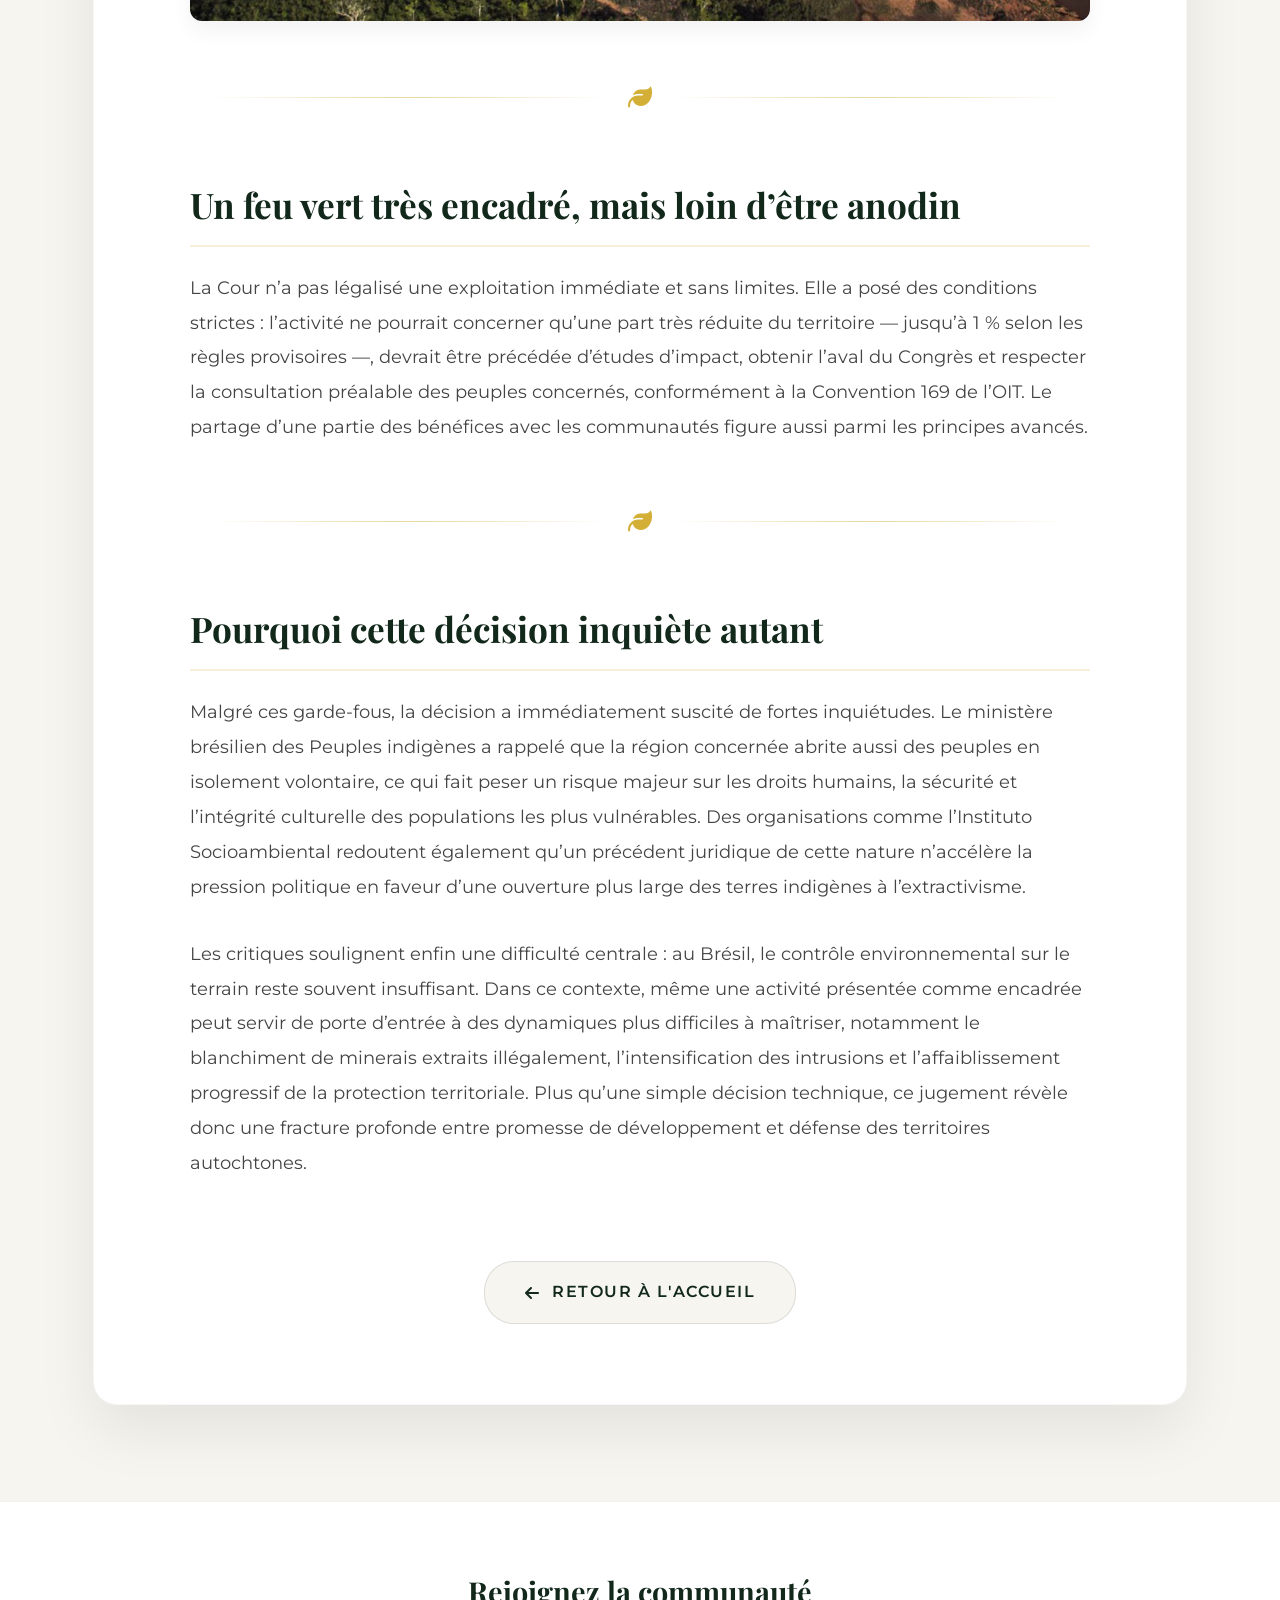
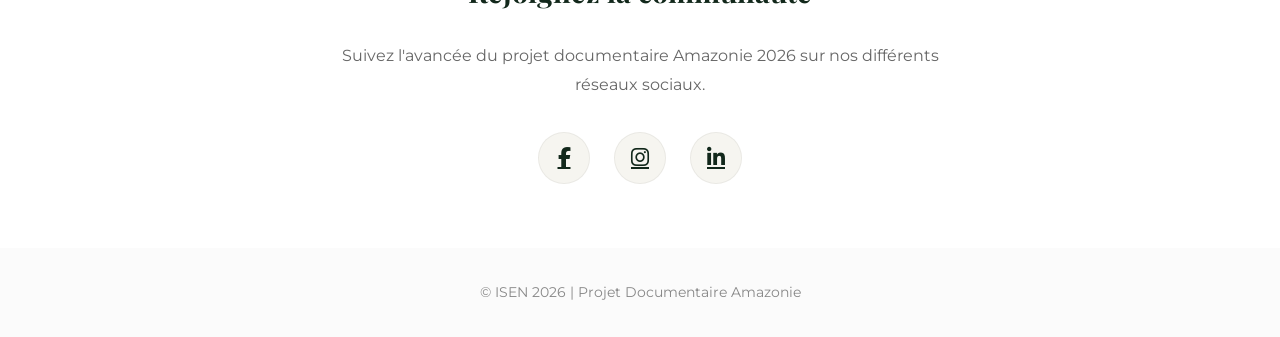
<file: article/bignew.html>
<!DOCTYPE HTML>

<html lang="fr" style="scroll-behavior: smooth;">

<head>
    <title>Actualité - Amazonie et terres indigènes</title>
    <meta charset="utf-8" />
    <meta content="width=device-width, initial-scale=1, user-scalable=no" name="viewport" />
    <link href="https://fonts.googleapis.com" rel="preconnect" />
    <link crossorigin="" href="https://fonts.gstatic.com" rel="preconnect" />
    <link
        href="https://fonts.googleapis.com/css2?family=Playfair+Display:wght@400;600;700;800&amp;family=Montserrat:wght@400;500;600;700&amp;display=swap"
        rel="stylesheet" />
    <link href="https://cdnjs.cloudflare.com/ajax/libs/font-awesome/6.4.0/css/all.min.css" rel="stylesheet">
    <style>
        /* ===== PALETTE DE COULEURS ET VARIABLES ===== */
        :root {
            --bg-beige: #f6f5f0;
            --green-dark: #12281b;
            --green-mid: #1d3f2a;
            --green-light: #e0e8e3;
            --gold: #d4af37;
            --gold-light: #f3e5ab;
            --text-dark: #333333;
            --font-serif: 'Playfair Display', serif;
            --font-sans: 'Montserrat', sans-serif;
        }

        /* ===== BASE ===== */
        body {
            background-color: var(--bg-beige);
            font-family: var(--font-sans);
            margin: 0;
            padding: 0;
            color: var(--text-dark);
            line-height: 1.8;
            overflow-x: hidden;
        }

        /* ===== ANIMATION D'APPARITION (REVEAL) ===== */
        .reveal {
            opacity: 0;
            transform: translateY(40px);
            transition: opacity 0.8s cubic-bezier(0.25, 0.46, 0.45, 0.94), transform 0.8s cubic-bezier(0.25, 0.46, 0.45, 0.94);
        }

        .reveal.active {
            opacity: 1;
            transform: translateY(0);
        }

        /* SÉPARATEUR ÉLÉGANT */
        .elegant-divider {
            display: flex;
            align-items: center;
            justify-content: center;
            margin: 4rem 0;
            color: var(--gold);
            opacity: 0.7;
            font-size: 1.5rem;
        }


        .elegant-divider::before,
        .elegant-divider::after {
            content: '';
            height: 1px;
            background: linear-gradient(to right, transparent, var(--gold), transparent);
            flex: 1;
            margin: 0 20px;
            opacity: 0.5;
        }

        /* ===== CORRECTIF BUGS HTML5 UP ===== */
        #navPanel,
        #titleBar,
        .navPanelToggle,
        a[href="#navPanel"],
        a[href="#menu"] {
            display: none !important;
            visibility: hidden !important;
        }

        /* STYLE DU BOUTON RETOUR */
        .btn-back {
            display: inline-flex;
            align-items: center;
            gap: 12px;
            margin-top: 3rem;
            padding: 1rem 2.5rem;
            background: var(--bg-beige);
            color: var(--green-dark);
            text-decoration: none;
            font-weight: 600;
            text-transform: uppercase;
            letter-spacing: 1.5px;
            border-radius: 30px;
            border: 1px solid rgba(0, 0, 0, 0.1);
            transition: all 0.3s ease;
        }

        .btn-back:hover {
            background: var(--gold);
            color: white;
            border-color: var(--gold);
            transform: translateX(-5px);
            /* Fait glisser le bouton vers la gauche au survol */
            box-shadow: 0 10px 20px rgba(212, 175, 55, 0.3);
        }

        /* ===== EN-TÊTE ===== */
        #header {
            text-align: center;
            padding: 2.5rem 0 1.5rem 0;
            background: var(--bg-beige);
        }

        .logo {
            font-family: var(--font-serif);
            font-size: 4rem;
            color: var(--green-dark);
            text-decoration: none;
            font-weight: 700;
            letter-spacing: -1px;
        }

        /* ===== NAVIGATION (STICKY + VERRE DÉPOLI) ===== */
        #nav {
            position: sticky;
            top: 0;
            z-index: 1000;
            display: flex;
            justify-content: center;
            align-items: center;
            padding: 1.2rem 2rem;
            background: rgba(246, 245, 240, 0.85);
            backdrop-filter: blur(12px);
            -webkit-backdrop-filter: blur(12px);
            box-shadow: 0 4px 30px rgba(0, 0, 0, 0.05);
            border-bottom: 1px solid rgba(255, 255, 255, 0.5);
            flex-wrap: wrap;
            transition: all 0.3s ease;
        }

        #nav .links {
            list-style: none;
            display: flex;
            gap: 2.5rem;
            margin: 0;
            padding: 0;
        }

        #nav .links li {
            position: relative;
        }

        #nav .links a {
            text-decoration: none;
            color: var(--text-dark);
            font-size: 0.85rem;
            font-weight: 600;
            text-transform: uppercase;
            letter-spacing: 1.5px;
            padding: 0.5rem 0;
            transition: color 0.3s;
        }

        #nav .links a::after {
            content: '';
            position: absolute;
            width: 0;
            height: 2px;
            bottom: 0;
            left: 50%;
            background-color: var(--gold);
            transition: all 0.3s ease;
            transform: translateX(-50%);
        }

        #nav .active a {
            color: var(--gold);
        }

        #nav .active a::after,
        #nav .links a:hover::after {
            width: 100%;
        }

        #nav .links a:hover {
            color: var(--gold);
        }

        #nav .icons {
            list-style: none;
            display: flex;
            gap: 1.2rem;
            margin: 0 0 0 3rem;
            padding: 0;
        }

        #nav .icons a {
            color: var(--green-dark);
            font-size: 1.1rem;
            transition: color 0.3s, transform 0.3s;
            display: inline-block;
        }

        #nav .icons a:hover {
            color: var(--gold);
            transform: translateY(-2px);
        }

        .mobile-toggle {
            display: none;
            background: none;
            border: none;
            color: var(--green-dark);
            font-size: 1.8rem;
            cursor: pointer;
            transition: color 0.3s;
        }

        .mobile-toggle:hover {
            color: var(--gold);
        }

        /* ===== HERO ARTICLE ===== */
        .article-hero {
            position: relative;
            text-align: center;
            padding: 10rem 2rem 12rem 2rem;
        }

        .article-hero::before {
            content: '';
            position: absolute;
            top: 0;
            left: 0;
            right: 0;
            bottom: 0;
            background: url('https://imgs.mongabay.com/wp-content/uploads/sites/20/2026/03/11172342/Cinta-Larga-men.jpg') center/cover no-repeat;
            z-index: -2;
        }

        .article-hero::after {
            content: '';
            position: absolute;
            top: 0;
            left: 0;
            right: 0;
            bottom: 0;
            background: linear-gradient(to bottom, rgba(18, 40, 27, 0.7), rgba(18, 40, 27, 0.98));
            z-index: -1;
        }

        .article-meta {
            background: rgba(212, 175, 55, 0.15);
            border: 1px solid rgba(212, 175, 55, 0.4);
            backdrop-filter: blur(8px);
            color: var(--gold-light);
            border-radius: 30px;
            padding: 8px 25px;
            font-size: 0.8rem;
            text-transform: uppercase;
            letter-spacing: 3px;
            font-weight: 600;
            display: inline-block;
            margin-bottom: 1.5rem;
        }

        .article-hero h1 {
            font-family: var(--font-serif);
            color: white;
            font-size: 4rem;
            line-height: 1.2;
            margin: 0 auto;
            max-width: 900px;
            text-shadow: 0 15px 40px rgba(0, 0, 0, 0.6);
        }

        /* ===== CONTENU DE L'ARTICLE (MAGAZINE STYLE) ===== */
        .article-container {
            max-width: 900px;
            margin: -6rem auto 6rem auto;
            background: white;
            padding: 5rem 6rem;
            border-radius: 24px;
            box-shadow: 0 25px 60px rgba(0, 0, 0, 0.08);
            border: 1px solid rgba(0, 0, 0, 0.03);
            position: relative;
            z-index: 10;
        }

        .dropcap {
            float: left;
            font-family: var(--font-serif);
            font-size: 5rem;
            line-height: 0.8;
            color: var(--gold);
            margin-right: 15px;
            margin-top: 5px;
        }

        .article-container p {
            font-size: 1.15rem;
            color: #444;
            line-height: 1.9;
            margin-bottom: 2rem;
        }

        .article-container h2 {
            font-family: var(--font-serif);
            color: var(--green-dark);
            font-size: 2.2rem;
            margin: 3.5rem 0 1.5rem 0;
            border-bottom: 2px solid rgba(212, 175, 55, 0.2);
            padding-bottom: 0.5rem;
        }

        /* STYLE POUR LES NOUVELLES IMAGES INLINE */
        .article-inline-image {
            width: 100%;
            height: auto;
            border-radius: 12px;
            box-shadow: 0 10px 20px rgba(0, 0, 0, 0.05);
            margin: 2rem 0;
            display: block;
        }

        .blockquote-gold {
            border-left: 5px solid var(--gold);
            background: linear-gradient(to right, rgba(212, 175, 55, 0.1), transparent);
            padding: 2.5rem;
            border-radius: 0 20px 20px 0;
            margin: 3.5rem 0;
            font-style: italic;
            color: var(--green-dark);
            font-size: 1.4rem;
            font-family: var(--font-serif);
            box-shadow: 0 15px 30px rgba(0, 0, 0, 0.03);
        }

        /* ===== FOOTER ===== */
        #footer {
            background: white;
            padding: 4rem 20px;
            text-align: center;
            border-top: 1px solid rgba(0, 0, 0, 0.05);
        }

        .footer-content {
            max-width: 600px;
            margin: 0 auto;
        }

        .footer-content h3 {
            font-family: var(--font-serif);
            color: var(--green-dark);
            font-size: 1.8rem;
            margin: 0 0 1.5rem 0;
        }

        .footer-content p {
            color: #666;
            margin-bottom: 2rem;
        }

        .footer-icons {
            list-style: none;
            padding: 0;
            margin: 0;
            display: flex;
            justify-content: center;
            gap: 1.5rem;
        }

        .footer-icons a {
            display: flex;
            justify-content: center;
            align-items: center;
            width: 50px;
            height: 50px;
            border-radius: 50%;
            background: var(--bg-beige);
            border: 1px solid rgba(0, 0, 0, 0.05);
            color: var(--green-dark);
            transition: all 0.3s;
            font-size: 1.3rem;
        }

        .footer-icons a:hover {
            background: var(--gold);
            color: white;
            border-color: var(--gold);
            transform: translateY(-5px);
            box-shadow: 0 10px 20px rgba(212, 175, 55, 0.3);
        }

        #copyright {
            text-align: center;
            padding: 2rem 20px;
            color: #888;
            font-size: 0.9rem;
            background: #fbfbfb;
        }

        /* ===== RESPONSIVE ===== */
        @media screen and (max-width: 900px) {
            .article-container {
                padding: 3rem 2rem;
                margin-top: -3rem;
            }

            .article-hero h1 {
                font-size: 2.5rem;
            }

            .blockquote-gold {
                padding: 1.5rem;
                font-size: 1.1rem;
            }

            #nav {
                justify-content: space-between;
            }

            .mobile-toggle {
                display: block;
            }

            #nav .links {
                display: none;
                flex-direction: column;
                width: 100%;
                text-align: center;
                padding: 1rem 0;
                gap: 1.5rem;
            }

            #nav .links.active {
                display: flex;
            }

            #nav .icons {
                display: none;
            }
        }
    </style>
    </link>
</head>

<body>
    <div id="wrapper">
        <header id="header">
            <a class="logo" href="index.html">Amazonie</a>
        </header>
        <nav id="nav">
            <button class="mobile-toggle" id="mobile-toggle-btn">
                <i class="fas fa-bars"></i>
            </button>
            <ul class="links" id="nav-links">
                <li><a href="../index.html">ACCUEIL</a></li>
                <li><a href="../generic.html">Contexte</a></li>
                <li><a href="../elements.html">Podcast</a></li>
                <li><a href="../apropos.html">À propos</a></li>
                <li><a href="../bibliographie.html">Bibliographie</a></li>
                <li><a href="../contacter.html">Contact</a></li>
            </ul>
            <ul class="icons">
                <li><a href="https://www.facebook.com/ISEN.Ouest/" rel="noopener noreferrer" target="_blank"><i
                            class="fab fa-facebook-f"></i></a></li>
                <li><a href="https://www.instagram.com/isenbrest/" rel="noopener noreferrer" target="_blank"><i
                            class="fab fa-instagram"></i></a></li>
                <li><a href="https://www.linkedin.com/company/isen-yncrea-ouest/" rel="noopener noreferrer"
                        target="_blank"><i class="fab fa-linkedin-in"></i></a></li>
            </ul>
        </nav>
        <div id="main">
            <section class="article-hero reveal">
                <div class="article-meta">Actualité - 11 Mars 2026</div>
                <h1>Une décision historique qui relance le débat sur les mines en terres indigènes</h1>
            </section>
            <div class="article-container reveal">
                <div style="text-align: left;">
                    <a class="btn-back" href="../index.html" style="margin-top: 0; margin-bottom: 2.5rem;"><i
                            class="fas fa-arrow-left"></i> Retour à l'accueil</a>
                </div>
                <p><span class="dropcap">L</span>e 3 février 2026, la Cour suprême du Brésil a franchi un seuil inédit :
                    saisie par une association du peuple Cinta Larga, elle a admis pour la première fois la possibilité
                    d’explorer et d’exploiter des minerais à l’intérieur d’une terre indigène. La décision n’autorise
                    pas automatiquement l’ouverture de mines, mais elle modifie profondément le cadre du débat : elle
                    donne au Congrès deux ans pour légiférer et fixe, dans l’intervalle, des règles provisoires.
                    Derrière ce tournant juridique se joue une question bien plus vaste, où se croisent autonomie
                    économique, droits territoriaux et avenir de l’Amazonie.</p>

                <div class="elegant-divider reveal"><i class="fas fa-leaf"></i></div>

                <h2>Entre richesse minérale, pauvreté locale et mémoire des violences</h2>
                <p>La terre indigène Roosevelt, qui s’étend sur environ 2,7 millions d’hectares dans le sud-ouest de
                    l’Amazonie, est connue pour abriter d’importants gisements de diamants. Pour une partie des Cinta
                    Larga, cette richesse n’a pourtant jamais signifié prospérité. En l’absence de cadre légal clair,
                    les communautés n’ont que très peu profité des ressources présentes sur leur territoire, tandis que
                    l’exploitation illégale, les invasions et les réseaux criminels ont longtemps alimenté la
                    déforestation, la pollution des cours d’eau et des épisodes de violence.</p>
                <img alt="Territoire des Cinta Larga en Amazonie brésilienne" class="article-inline-image"
                    src="../images/bignews/Cinta-Larga-1-1536x1150.jpeg" />
                <blockquote class="blockquote-gold">Pour les partisans du projet, l’enjeu ne se limite pas à
                    l’extraction minière : il s’agit aussi de transformer une richesse longtemps subie en levier
                    d’autonomie, de revenus et d’accès à des services essentiels pour la communauté.</blockquote>
                <img alt="Paysage amazonien menacé par l'exploitation minière" class="article-inline-image"
                    src="../images/bignews/34428770364_16cd2aafd2_b.jpg" />

                <div class="elegant-divider reveal"><i class="fas fa-leaf"></i></div>

                <h2>Un feu vert très encadré, mais loin d’être anodin</h2>
                <p>La Cour n’a pas légalisé une exploitation immédiate et sans limites. Elle a posé des conditions
                    strictes : l’activité ne pourrait concerner qu’une part très réduite du territoire — jusqu’à 1 %
                    selon les règles provisoires —, devrait être précédée d’études d’impact, obtenir l’aval du Congrès
                    et respecter la consultation préalable des peuples concernés, conformément à la Convention 169 de
                    l’OIT. Le partage d’une partie des bénéfices avec les communautés figure aussi parmi les principes
                    avancés.</p>

                <div class="elegant-divider reveal"><i class="fas fa-leaf"></i></div>

                <h2>Pourquoi cette décision inquiète autant</h2>
                <p>Malgré ces garde-fous, la décision a immédiatement suscité de fortes inquiétudes. Le ministère
                    brésilien des Peuples indigènes a rappelé que la région concernée abrite aussi des peuples en
                    isolement volontaire, ce qui fait peser un risque majeur sur les droits humains, la sécurité et
                    l’intégrité culturelle des populations les plus vulnérables. Des organisations comme l’Instituto
                    Socioambiental redoutent également qu’un précédent juridique de cette nature n’accélère la pression
                    politique en faveur d’une ouverture plus large des terres indigènes à l’extractivisme.</p>
                <p>Les critiques soulignent enfin une difficulté centrale : au Brésil, le contrôle environnemental sur
                    le terrain reste souvent insuffisant. Dans ce contexte, même une activité présentée comme encadrée
                    peut servir de porte d’entrée à des dynamiques plus difficiles à maîtriser, notamment le blanchiment
                    de minerais extraits illégalement, l’intensification des intrusions et l’affaiblissement progressif
                    de la protection territoriale. Plus qu’une simple décision technique, ce jugement révèle donc une
                    fracture profonde entre promesse de développement et défense des territoires autochtones.</p>
                <div style="text-align: center;">
                    <a class="btn-back" href="../index.html"><i class="fas fa-arrow-left"></i> Retour à l'accueil</a>
                </div>
            </div>
        </div>
        <footer id="footer">
            <div class="footer-content">
                <h3>Rejoignez la communauté</h3>
                <p>Suivez l'avancée du projet documentaire Amazonie 2026 sur nos différents réseaux sociaux.</p>
                <ul class="footer-icons">
                    <li><a href="https://www.facebook.com/ISEN.Ouest/" target="_blank"><i
                                class="fab fa-facebook-f"></i></a></li>
                    <li><a href="https://www.instagram.com/isenbrest/" target="_blank"><i
                                class="fab fa-instagram"></i></a></li>
                    <li><a href="https://www.linkedin.com/company/isen-yncrea-ouest/" target="_blank"><i
                                class="fab fa-linkedin-in"></i></a></li>
                </ul>
            </div>
        </footer>
        <div id="copyright">
            © ISEN 2026 | Projet Documentaire Amazonie
        </div>
    </div>
    <script>
        document.addEventListener("DOMContentLoaded", function () {
            // --- Menu Mobile ---
            const mobileToggleBtn = document.getElementById("mobile-toggle-btn");
            const navLinks = document.getElementById("nav-links");

            if (mobileToggleBtn) {
                mobileToggleBtn.addEventListener("click", function () {
                    navLinks.classList.toggle("active");
                });
            }

            // --- Animation au Défilement (Reveal on Scroll) ---
            const reveals = document.querySelectorAll('.reveal');

            // 1. On baisse le threshold à 0.05 pour que le grand bloc s'active plus facilement
            const revealOptions = { threshold: 0.05, rootMargin: "0px 0px 50px 0px" };

            const revealOnScroll = new IntersectionObserver(function (entries, observer) {
                entries.forEach(entry => {
                    if (entry.isIntersecting) {
                        entry.target.classList.add('active');
                        observer.unobserve(entry.target);
                    }
                });
            }, revealOptions);

            reveals.forEach(reveal => revealOnScroll.observe(reveal));

            // --- 2. CORRECTION BUG AFFICHAGE : Fonction pour forcer l'apparition ---
            function forceReveal() {
                reveals.forEach(reveal => {
                    const rect = reveal.getBoundingClientRect();
                    // On donne une grosse marge (+200px) pour être sûr que ça s'affiche
                    if (rect.top < window.innerHeight + 200) {
                        reveal.classList.add('active');
                    }
                });
            }

            // 3. On lance la fonction immédiatement
            forceReveal();

            // 4. On la relance 200ms et 500ms plus tard (le temps que les images chargent)
            setTimeout(forceReveal, 200);
            setTimeout(forceReveal, 500);

            // 5. Sécurité anti-bug (très utile si l'utilisateur utilise la flèche "Retour" de son navigateur)
            window.addEventListener('pageshow', forceReveal);
        });
    </script>
</body>

</html>
</file>
